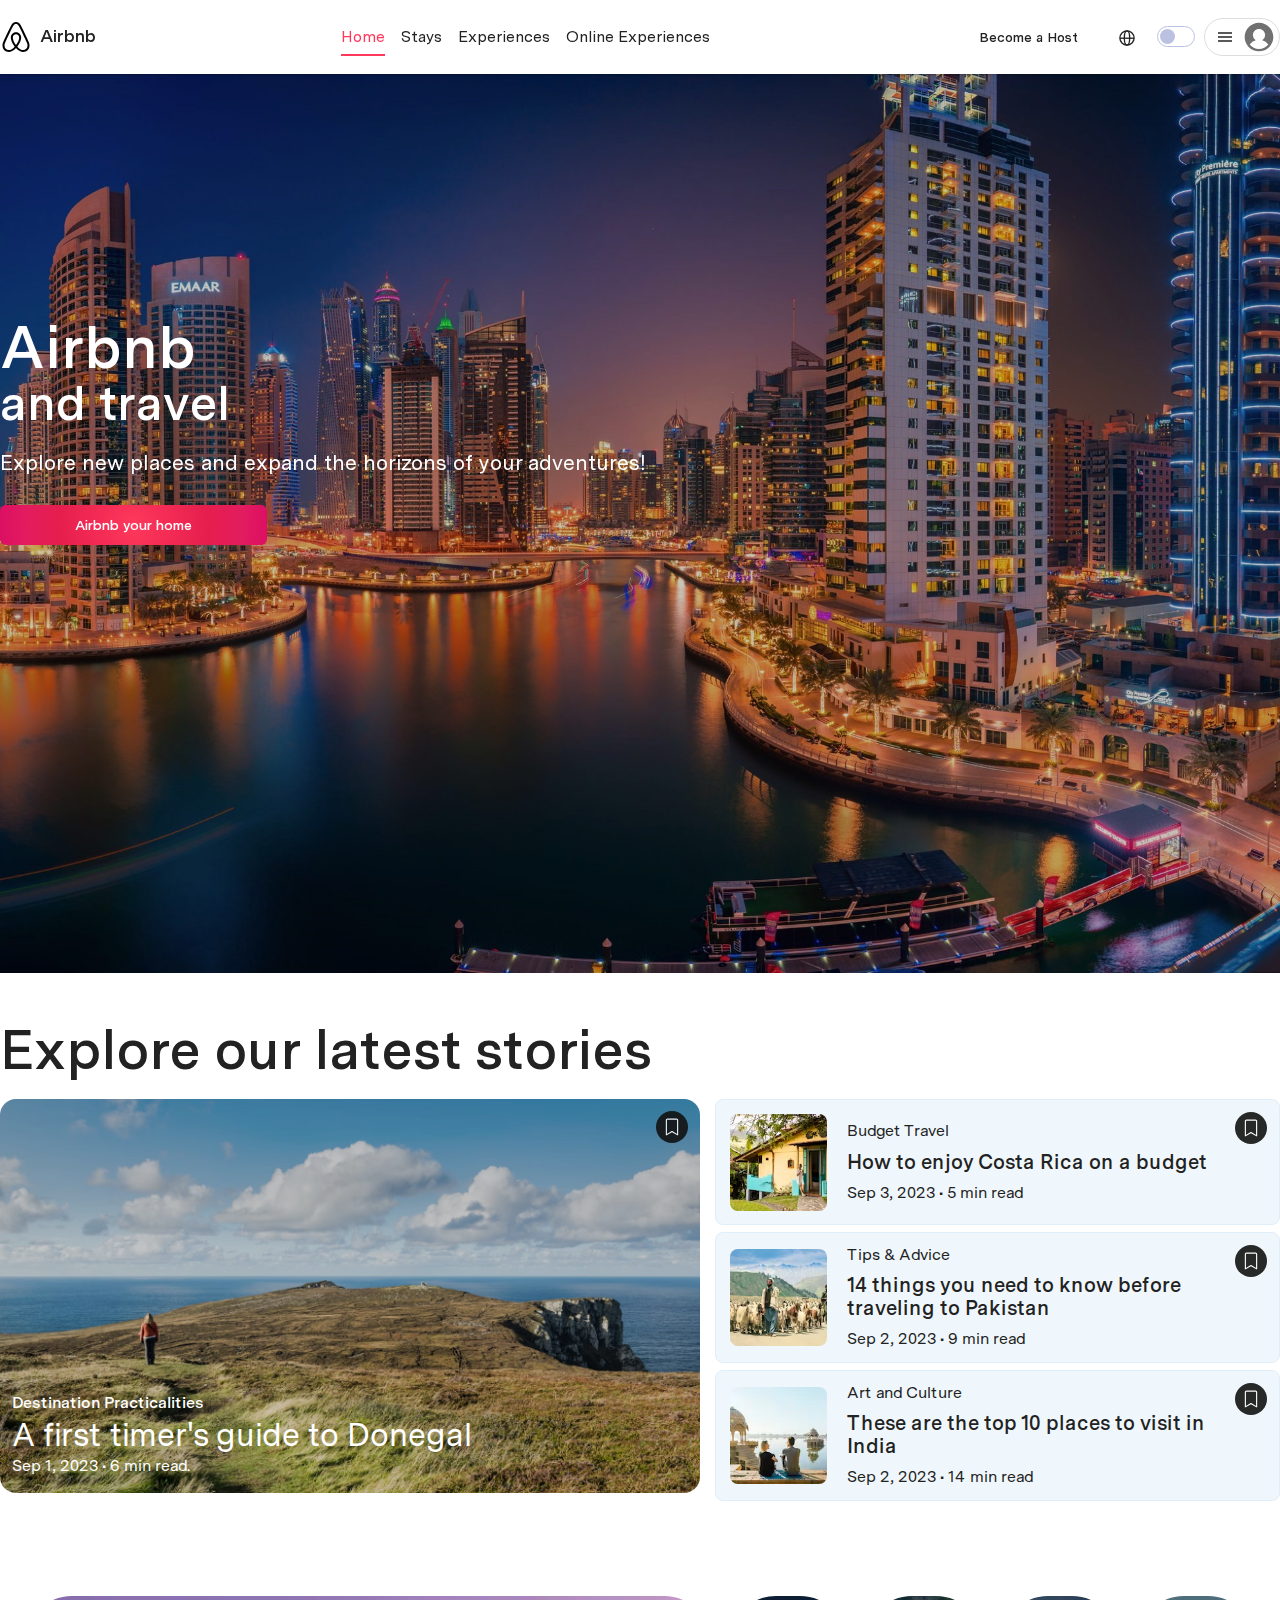
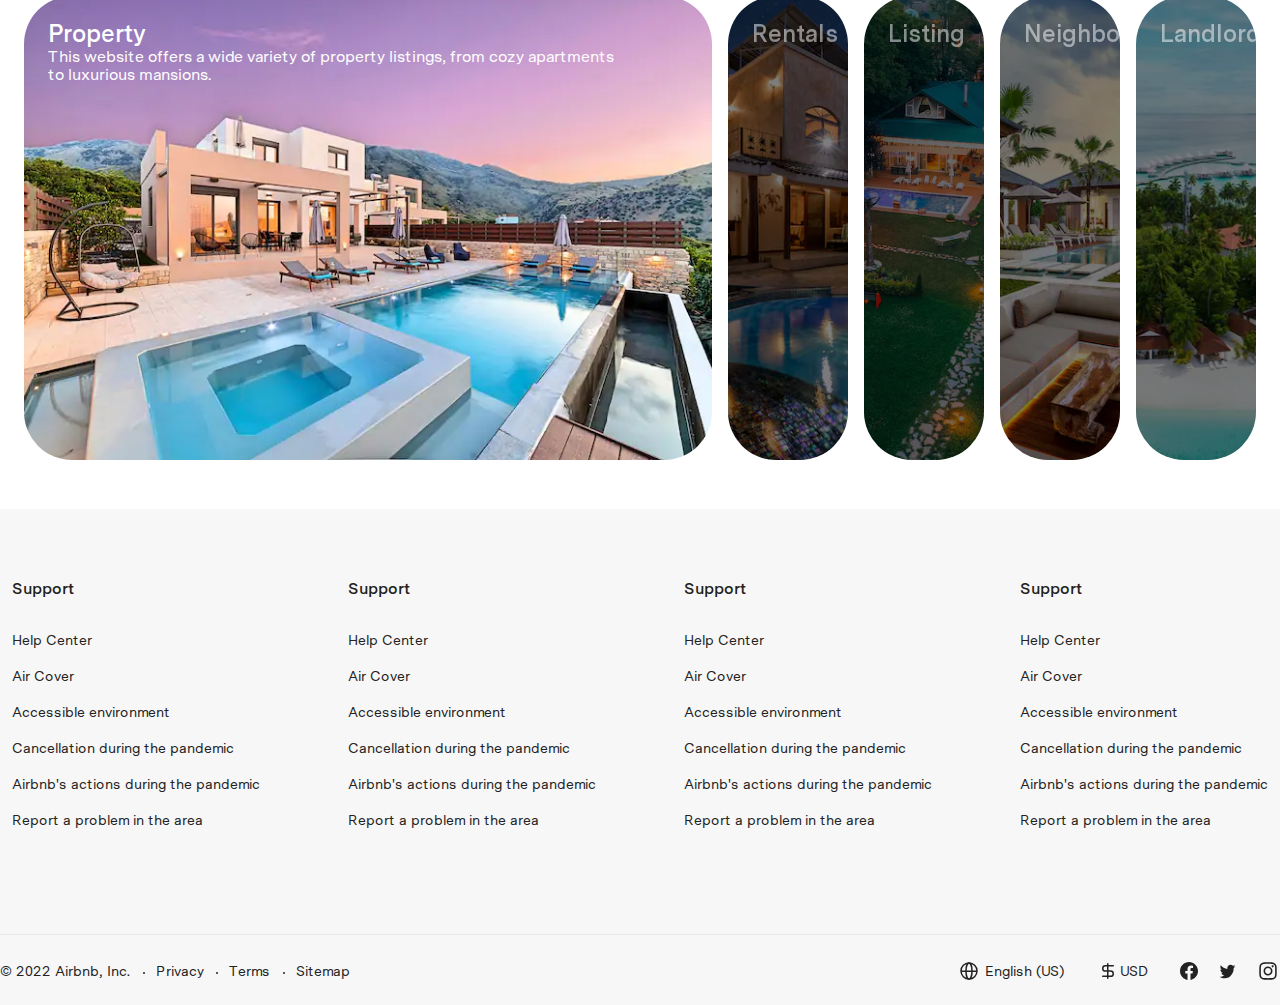
<file: index.html>
<!DOCTYPE html>
<html lang="en">

<head>
  <meta charset="UTF-8">
  <meta http-equiv="X-UA-Compatible" content="IE=edge">
  <meta name="viewport" content="width=device-width, initial-scale=1.0">
  <title>Document</title>
  <meta name="color-scheme" content="light dark">
  <meta name="theme-color" media="(prefers-color-scheme: light)">
  <meta name="theme-color" media="(prefers-color-scheme: dark)">

  <script type="module">
    // https://doka.guide/js/match-media/
    if (matchMedia('(prefers-color-scheme: dark)').media === 'not all') {
      document.documentElement.style.display = 'none';
      document.head.insertAdjacentHTML(
        'beforeend',
        '<link rel="stylesheet" href="styles/light.css" onload="document.documentElement.style.display=\'\'">'
      );
    }
  </script>

  <link rel="stylesheet" href="css/light.css" media="(prefers-color-scheme: light)">
  <link rel="stylesheet" href="css/dark.css" media="(prefers-color-scheme: dark)">
  <link rel="stylesheet" href="css/main.css">
</head>

<body>
  <header class="header">
    <div class="container">
      <div class="flex">
        <a href="index.html" class="header-logo">
          <svg viewBox="0 0 32 32" xmlns="http://www.w3.org/2000/svg"
            style="display:inline-block;vertical-align:middle;height:32px;width:32px;fill:var(--logo-fill)"
            aria-hidden="true" role="presentation" focusable="false">
            <path
              d="M16 1c2.008 0 3.463.963 4.751 3.269l.533 1.025c1.954 3.83 6.114 12.54 7.1 14.836l.145.353c.667 1.591.91 2.472.96 3.396l.01.415.001.228c0 4.062-2.877 6.478-6.357 6.478-2.224 0-4.556-1.258-6.709-3.386l-.257-.26-.172-.179h-.011l-.176.185c-2.044 2.1-4.267 3.42-6.414 3.615l-.28.019-.267.006C5.377 31 2.5 28.584 2.5 24.522l.005-.469c.026-.928.23-1.768.83-3.244l.216-.524c.966-2.298 6.083-12.989 7.707-16.034C12.537 1.963 13.992 1 16 1zm0 2c-1.239 0-2.053.539-2.987 2.21l-.523 1.008c-1.926 3.776-6.06 12.43-7.031 14.692l-.345.836c-.427 1.071-.573 1.655-.605 2.24l-.009.33v.206C4.5 27.395 6.411 29 8.857 29c1.773 0 3.87-1.236 5.831-3.354-2.295-2.938-3.855-6.45-3.855-8.91 0-2.913 1.933-5.386 5.178-5.42 3.223.034 5.156 2.507 5.156 5.42 0 2.456-1.555 5.96-3.855 8.907C19.277 27.766 21.37 29 23.142 29c2.447 0 4.358-1.605 4.358-4.478l-.004-.411c-.019-.672-.17-1.296-.714-2.62l-.248-.6c-1.065-2.478-5.993-12.768-7.538-15.664C18.053 3.539 17.24 3 16 3zm.01 10.316c-2.01.021-3.177 1.514-3.177 3.42 0 1.797 1.18 4.58 2.955 7.044l.21.287.174-.234c1.73-2.385 2.898-5.066 2.989-6.875l.006-.221c0-1.906-1.167-3.4-3.156-3.421h-.001z">
            </path>
          </svg>
          <span>Airbnb</span>
        </a>

        <nav class="header-nav">
          <a class="header-nav__link link-active" href="#">Home</a>
          <a class="header-nav__link" href="stays.html">Stays</a>
          <a class="header-nav__link" href="#">Experiences</a>
          <a class="header-nav__link" href="#">Online Experiences</a>
        </nav>

        <div class="header-buttons">
          <button id="host" class="btn btn-ghost">Become a Host</button>

          <button class="btn btn-icon">
            <svg width="18" height="18" viewBox="0 0 18 18" fill="none" xmlns="http://www.w3.org/2000/svg">
              <circle cx="9" cy="9" r="8" stroke="#222222" stroke-width="1.5" />
              <ellipse cx="9" cy="9" rx="3" ry="8" stroke="#222222" stroke-width="1.5" />
              <line x1="1" y1="9.25" x2="17" y2="9.25" stroke="#222222" stroke-width="1.5" />
            </svg>
          </button>
        </div>

        <fieldset class="switcher">
          <input type="checkbox" class="switch">
          <label for="s2"></label>
        </fieldset>

        <button class="dropdown-button">
          <div class="icon">
            <svg viewBox="0 0 32 32" xmlns="http://www.w3.org/2000/svg" aria-hidden="true" role="presentation"
              focusable="false"
              style="display: block; fill: none; height: 16px; width: 16px; stroke: currentcolor; stroke-width: 3; overflow: visible;">
              <g fill="none" fill-rule="nonzero">
                <path d="m2 16h28"></path>
                <path d="m2 24h28"></path>
                <path d="m2 8h28"></path>
              </g>
            </svg>
          </div>

          <div class="avatar">
            <svg viewBox="0 0 32 32" xmlns="http://www.w3.org/2000/svg" aria-hidden="true" role="presentation"
              focusable="false" style="display: block; height: 100%; width: 100%; fill: currentcolor;">
              <path
                d="m16 .7c-8.437 0-15.3 6.863-15.3 15.3s6.863 15.3 15.3 15.3 15.3-6.863 15.3-15.3-6.863-15.3-15.3-15.3zm0 28c-4.021 0-7.605-1.884-9.933-4.81a12.425 12.425 0 0 1 6.451-4.4 6.507 6.507 0 0 1 -3.018-5.49c0-3.584 2.916-6.5 6.5-6.5s6.5 2.916 6.5 6.5a6.513 6.513 0 0 1 -3.019 5.491 12.42 12.42 0 0 1 6.452 4.4c-2.328 2.925-5.912 4.809-9.933 4.809z">
              </path>
            </svg>
            <!-- <img src="images/header/avatar.jpg" alt="avatar"> -->
          </div>

          <div class="dropdown-menu">
            <a href="#">
              <b>Log in</b>
            </a>
            <a href="#">Sign up</a>
            <a href="#">Airbnb your home</a>
            <a href="help.html">Help</a>
          </div>
        </button>

      </div>
    </div>
  </header>

  <!-- Модалка become a host -->
  <!-- <dialog class="modal" id="modal">
    <header class="modal-header">
      <button id="close-button" class="button close-button">
        <svg viewBox="0 0 32 32" xmlns="http://www.w3.org/2000/svg" aria-hidden="true" role="presentation"
          focusable="false"
          style="display: block; fill: none; height: 16px; width: 16px; stroke-width: 3; overflow: visible;">
          <path d="m6 6 20 20"></path>
          <path d="m26 6-20 20"></path>
        </svg>
      </button>
    </header>

    <section class="modal-body">
      <h2 class="modal-title">Questions about this home?</h2>
      <p class="modal-subtitle">We’re excited you’re here. A Villa Specialist from Luxury Retreats, an Airbnb <br>
        company, will be in touch to finalize the details.</p>

      <form action="#">
        <div class="inline">
          <label for="first-name">First name *</label>
          <input id="first-name" type="text" placeholder="First name">

          <label for="last-name">Last name *</label>
          <input id="last-name" type="text" placeholder="Last name">
        </div>

        <div class="inline ml-8">
          <label for="email">Email *</label>
          <input id="email" type="email" placeholder="Your email">

          <label for="tel">Telephone</label>
          <input id="tel" type="tel" placeholder="Telephone">
        </div>

        <label for="text-message">Your message</label>
        <textarea placeholder="For example: Is this home family friendly? What other homes should I consider?"
          name="text-message" id="" cols="30" rows="5"></textarea>

        <input type="checkbox" class="modal-checkbox" id="text-message">
        <label for="text-message">I'd like to receive marketing and policy communications from Luxury
          Retreats</label>

        <button class="btn btn-primary mt-16" type="button">Send message</button>
      </form>
    </section>

    <footer class="modal-footer"></footer>
  </dialog> -->
  <dialog class="modal" id="modal-question">
    <header class="modal-header">
      <button id="close-button" class="button close-button">
        <svg viewBox="0 0 32 32" xmlns="http://www.w3.org/2000/svg" aria-hidden="true" role="presentation"
          focusable="false"
          style="display: block; fill: none; height: 16px; width: 16px; stroke: currentcolor; stroke-width: 3; overflow: visible;">
          <path d="m6 6 20 20"></path>
          <path d="m26 6-20 20"></path>
        </svg>
      </button>
    </header>

    <section class="modal-body">
      <h2 class="modal-body__title">Questions about this home?</h2>
      <p class="modal-body__subtitle">We’re excited you’re here. A Villa Specialist from Luxury Retreats, an Airbnb
        company, will be in touch to finalize the details.</p>

      <form id="form-modal">
        <div class="inline">
            <label for="firstName"></label>
            <input id="firstName" type="text" placeholder="First name*">
            <div class="error-text"></div>

            <label for="lastName"></label>
            <input id="lastName" type="text" placeholder="Last name*">
        </div>

        <div class="inline ml-8">
            <label for="email"></label>
            <input id="email" type="text" placeholder="Email*">

            <label for="phone"></label>
            <input id="phone" type="tel" placeholder="Telephone">
        </div>

          <label for="text-message">Your message</label>
          <textarea name="text" id="text-modal" cols="30" rows="10"
            placeholder="For example: Is this home family friendly? What other homes should I consider?">
          </textarea>

          <input type="checkbox" class="modal-checkbox">
          <label for="text-message">I'd like to receive marketing and policy communications from Luxury
            Retreats</label>

        <button class="btn btn-primary mt-16" type="submit">Send message</button>
      </form>
    </section>

    <footer class="modal-footer">
      <div class="modal-footer__flex">
        <span> Learn how we handle your details in our </span>
        <a href="#" target="_blank" class="btn btn-link">Privacy policy</a>
      </div>
    </footer>

  </dialog>

  <main>
    <section class="banner">
      <div class="container">
        <div class="swiper">
          <!-- Additional required wrapper -->
          <div class="swiper-wrapper">
            <!-- Slides -->
            <div class="swiper-slide">
              <div class="banner-description">
                <h2 class="banner-title">
                  Airbnb<br>
                  <span>and travel<span>
                </h2>
                <p class="banner-subtitle">Explore new places and expand the horizons of your adventures!</p>
                <button class="btn btn-airbnb">Airbnb your home</button>
              </div>
            </div>
            <div class="swiper-slide">
              <div class="banner-description">
                <h2 class="banner-title">
                  Airbnb it 2<br>
                  <span>and earn<span>
                </h2>

                <p class="banner-subtitle">We don't offer earnings estimates here due to policy regulations, but you can
                  explore other areas.</p>

                <button class="btn btn-airbnb">Airbnb your home</button>
              </div>
            </div>

            <div class="swiper-slide">
              <div class="banner-description">
                <h2 class="banner-title">
                  Airbnb it 3<br>
                  <span>and earn<span>
                </h2>

                <p class="banner-subtitle">We don't offer earnings estimates here due to policy regulations, but you can
                  explore other areas.</p>

                <button class="btn btn-airbnb">Airbnb your home</button>
              </div>
            </div>

          </div>

          <!-- If we need navigation buttons -->
          <div class="swiper-button-prev"></div>
          <div class="swiper-button-next"></div>
        </div>
      </div>
    </section>
    
    <section class="explore">
      <div class="container">
       
        <h2 class="explore-title">Explore our latest stories</h2>
        <div class="explore-flex">
        <div class="main-story">
          <img src="images/explore/explore-1.avif" alt="#">
          <div class="bookmark flex-center">
            <svg xmlns="http://www.w3.org/2000/svg" width="18px" height="18px" class="text-white" viewBox="0 0 14 20" fill="#FFFFFF" aria-hidden="true"><path d="M12 0.625H2C1.50272 0.625 1.02581 0.822544 0.674175 1.17417C0.322544 1.52581 0.125 2.00272 0.125 2.5V18.75C0.125941 18.8607 0.15514 18.9693 0.20983 19.0656C0.264519 19.1618 0.342886 19.2425 0.4375 19.3C0.535537 19.3525 0.645032 19.38 0.75625 19.38C0.867468 19.38 0.976963 19.3525 1.075 19.3L7 15.725L12.925 19.2875C13.0228 19.3471 13.1355 19.3774 13.25 19.375C13.3585 19.3741 13.4654 19.3485 13.5625 19.3C13.6571 19.2425 13.7355 19.1618 13.7902 19.0656C13.8449 18.9693 13.8741 18.8607 13.875 18.75V2.5C13.875 2.00272 13.6775 1.52581 13.3258 1.17417C12.9742 0.822544 12.4973 0.625 12 0.625ZM12.625 17.65L7.325 14.4625C7.22619 14.4054 7.1141 14.3754 7 14.3754C6.8859 14.3754 6.77381 14.4054 6.675 14.4625L1.375 17.65V2.5C1.375 2.33424 1.44085 2.17527 1.55806 2.05806C1.67527 1.94085 1.83424 1.875 2 1.875H12C12.1658 1.875 12.3247 1.94085 12.4419 2.05806C12.5592 2.17527 12.625 2.33424 12.625 2.5V17.65Z"></path></svg>
          </div>
          <h3 class="story-title">Destination Practicalities</h3>
          <h3 class="story-subtitle">A first timer's guide to Donegal</h3>
          <Rugged, class="story-description">Sep 1, 2023 • 6 min read.</p>

        </div>
        <div class="additional-stories">
          <div class="stories-card">
            <img src="images/cards/GettyImages-1483657355.avif" alt="">
            <div>
            <p>Budget Travel</p>
            <p>How to enjoy Costa Rica on a budget</p>
            <p>Sep 3, 2023 • 5 min read</p></div>
            <div class="bookmark flex-center">
              <svg xmlns="http://www.w3.org/2000/svg" width="18px" height="18px" class="text-white" viewBox="0 0 14 20" fill="#FFFFFF" aria-hidden="true"><path d="M12 0.625H2C1.50272 0.625 1.02581 0.822544 0.674175 1.17417C0.322544 1.52581 0.125 2.00272 0.125 2.5V18.75C0.125941 18.8607 0.15514 18.9693 0.20983 19.0656C0.264519 19.1618 0.342886 19.2425 0.4375 19.3C0.535537 19.3525 0.645032 19.38 0.75625 19.38C0.867468 19.38 0.976963 19.3525 1.075 19.3L7 15.725L12.925 19.2875C13.0228 19.3471 13.1355 19.3774 13.25 19.375C13.3585 19.3741 13.4654 19.3485 13.5625 19.3C13.6571 19.2425 13.7355 19.1618 13.7902 19.0656C13.8449 18.9693 13.8741 18.8607 13.875 18.75V2.5C13.875 2.00272 13.6775 1.52581 13.3258 1.17417C12.9742 0.822544 12.4973 0.625 12 0.625ZM12.625 17.65L7.325 14.4625C7.22619 14.4054 7.1141 14.3754 7 14.3754C6.8859 14.3754 6.77381 14.4054 6.675 14.4625L1.375 17.65V2.5C1.375 2.33424 1.44085 2.17527 1.55806 2.05806C1.67527 1.94085 1.83424 1.875 2 1.875H12C12.1658 1.875 12.3247 1.94085 12.4419 2.05806C12.5592 2.17527 12.625 2.33424 12.625 2.5V17.65Z"></path></svg>
            </div>
          </div>
          <div class="stories-card">
            <img src="images/cards/2.avif" alt="">
            <div>
            <p>Tips & Advice</p>
            <p>14 things you need to know before traveling to Pakistan</p>
            <p>Sep 2, 2023 • 9 min read</p></div>
            <div class="bookmark flex-center">
              <svg xmlns="http://www.w3.org/2000/svg" width="18px" height="18px" class="text-white" viewBox="0 0 14 20" fill="#FFFFFF" aria-hidden="true"><path d="M12 0.625H2C1.50272 0.625 1.02581 0.822544 0.674175 1.17417C0.322544 1.52581 0.125 2.00272 0.125 2.5V18.75C0.125941 18.8607 0.15514 18.9693 0.20983 19.0656C0.264519 19.1618 0.342886 19.2425 0.4375 19.3C0.535537 19.3525 0.645032 19.38 0.75625 19.38C0.867468 19.38 0.976963 19.3525 1.075 19.3L7 15.725L12.925 19.2875C13.0228 19.3471 13.1355 19.3774 13.25 19.375C13.3585 19.3741 13.4654 19.3485 13.5625 19.3C13.6571 19.2425 13.7355 19.1618 13.7902 19.0656C13.8449 18.9693 13.8741 18.8607 13.875 18.75V2.5C13.875 2.00272 13.6775 1.52581 13.3258 1.17417C12.9742 0.822544 12.4973 0.625 12 0.625ZM12.625 17.65L7.325 14.4625C7.22619 14.4054 7.1141 14.3754 7 14.3754C6.8859 14.3754 6.77381 14.4054 6.675 14.4625L1.375 17.65V2.5C1.375 2.33424 1.44085 2.17527 1.55806 2.05806C1.67527 1.94085 1.83424 1.875 2 1.875H12C12.1658 1.875 12.3247 1.94085 12.4419 2.05806C12.5592 2.17527 12.625 2.33424 12.625 2.5V17.65Z"></path></svg>
            </div>
          </div>
          <div class="stories-card">
            <img src="images/cards/3.avif" alt="">
            <div>
            <p>Art and Culture</p>
            <p>These are the top 10 places to visit in India</p>
            <p>Sep 2, 2023 • 14 min read</p></div>
            <div class="bookmark flex-center">
              <svg xmlns="http://www.w3.org/2000/svg" width="18px" height="18px" class="text-white" viewBox="0 0 14 20" fill="#FFFFFF" aria-hidden="true"><path d="M12 0.625H2C1.50272 0.625 1.02581 0.822544 0.674175 1.17417C0.322544 1.52581 0.125 2.00272 0.125 2.5V18.75C0.125941 18.8607 0.15514 18.9693 0.20983 19.0656C0.264519 19.1618 0.342886 19.2425 0.4375 19.3C0.535537 19.3525 0.645032 19.38 0.75625 19.38C0.867468 19.38 0.976963 19.3525 1.075 19.3L7 15.725L12.925 19.2875C13.0228 19.3471 13.1355 19.3774 13.25 19.375C13.3585 19.3741 13.4654 19.3485 13.5625 19.3C13.6571 19.2425 13.7355 19.1618 13.7902 19.0656C13.8449 18.9693 13.8741 18.8607 13.875 18.75V2.5C13.875 2.00272 13.6775 1.52581 13.3258 1.17417C12.9742 0.822544 12.4973 0.625 12 0.625ZM12.625 17.65L7.325 14.4625C7.22619 14.4054 7.1141 14.3754 7 14.3754C6.8859 14.3754 6.77381 14.4054 6.675 14.4625L1.375 17.65V2.5C1.375 2.33424 1.44085 2.17527 1.55806 2.05806C1.67527 1.94085 1.83424 1.875 2 1.875H12C12.1658 1.875 12.3247 1.94085 12.4419 2.05806C12.5592 2.17527 12.625 2.33424 12.625 2.5V17.65Z"></path></svg>
            </div>
          </div>
        </div></div>
      </div>

    </section>
    <!-- секция аккордеон как на Netflix -->
    <section>
      <div class="wrapper-accordion">
      <div class="accordion">
        <div class="accordion-panel">
          <h2 id="panel1-heading">
         
              <span class="accordion-title" id="panel1-title" aria-controls="panel1-content" aria-expanded="true">Property</span>
             
          </h2>
  
          <div class="accordion-content" id="panel1-content" aria-hidden="false" role="region"
            aria-labelledby="panel1-heading">
            <p>This website offers a wide variety of property listings, from cozy apartments to luxurious mansions.</p>
            <img class="accordion-image" src="images/cards/stays/card-18,slide-1.webp" alt="Sail boat">
          </div>
        </div>
  
        <div class="accordion-panel">
          <h2 id="panel2-heading">
          
              <span class="accordion-title" id="panel2-title" aria-controls="panel2-content" aria-expanded="false">Rentals</span>
             
          </h2>
  
          <div class="accordion-content" id="panel2-content" aria-hidden="true" role="region"
            aria-labelledby="panel2-heading">
            <p>The website features numerous rental properties, including apartments, houses, and vacation rentals.</p>
            <img class="accordion-image" src="images/cards/stays/card-20,slide-2.webp" alt="lighthouse">
          </div>
        </div>
  
        <div class="accordion-panel">
          <h2 id="panel3-heading">
         <span class="accordion-title" id="panel3-title" aria-controls="panel3-content" aria-expanded="false">Listing</span>
              </h2>
  
          <div class="accordion-content" id="panel3-content" aria-hidden="true" role="region"
            aria-labelledby="panel3-heading">
            <p>Create a detailed listing for your property on the platform to attract potential renters.</p>
            <img class="accordion-image" src="images/cards/stays/card-8,slide-1.webp" alt="reef">
          </div>
        </div>
  
        <div class="accordion-panel">
          <h2 id="panel4-heading">
         <span class="accordion-title" id="panel4-title" aria-controls="panel4-content" aria-expanded="false">Neighborhood</span>
            </h2>
  
          <div class="accordion-content" id="panel4-content" aria-hidden="true" role="region"
            aria-labelledby="panel4-heading">
            <p>Find information about the neighborhood, schools, and amenities for each property on the real estate website.</p>
            <img class="accordion-image" src="images/cards/stays/card-24,slide-2.webp" alt="fishing">
          </div>
        </div>
  
        <div class="accordion-panel">
          <h2 id="panel5-heading">
           <span class="accordion-title" id="panel4-title" aria-controls="panel5-content" aria-expanded="false">Landlord</span>
          </h2>
  
          <div class="accordion-content" id="panel5-content" aria-hidden="true" role="region"
            aria-labelledby="panel5-heading">
            <p>Connect with your landlord through the website's messaging system to discuss any concerns or repairs</p>
            <img class="accordion-image" src="images/cards/stays/card-16,slide-1.webp" alt="anchor">
          </div>
        </div>
      </div>
    </div>
    </section>

  </main>
  <!-- footer -->

  <footer class="footer">
    <div class="container">
      <div class="footer-top">
        <nav class="footer-top__column">
          <h3>Support</h3>

          <a class="footer-link" href="#" target="_blank">Help Center</a>
          <a class="footer-link" href="#" target="_blank">Air Cover</a>
          <a class="footer-link" href="#" target="_blank">Accessible environment</a>
          <a class="footer-link" href="#" target="_blank">Cancellation during the pandemic</a>
          <a class="footer-link" href="#" target="_blank">Airbnb's actions during the pandemic</a>
          <a class="footer-link" href="#" target="_blank">Report a problem in the area</a>
        </nav>

        <nav class="footer-top__column">
          <h3>Support</h3>

          <a class="footer-link" href="#" target="_blank">Help Center</a>
          <a class="footer-link" href="#" target="_blank">Air Cover</a>
          <a class="footer-link" href="#" target="_blank">Accessible environment</a>
          <a class="footer-link" href="#" target="_blank">Cancellation during the pandemic</a>
          <a class="footer-link" href="#" target="_blank">Airbnb's actions during the pandemic</a>
          <a class="footer-link" href="#" target="_blank">Report a problem in the area</a>
        </nav>

        <nav class="footer-top__column">
          <h3>Support</h3>

          <a class="footer-link" href="#" target="_blank">Help Center</a>
          <a class="footer-link" href="#" target="_blank">Air Cover</a>
          <a class="footer-link" href="#" target="_blank">Accessible environment</a>
          <a class="footer-link" href="#" target="_blank">Cancellation during the pandemic</a>
          <a class="footer-link" href="#" target="_blank">Airbnb's actions during the pandemic</a>
          <a class="footer-link" href="#" target="_blank">Report a problem in the area</a>
        </nav>

        <nav class="footer-top__column">
          <h3>Support</h3>

          <a class="footer-link" href="#" target="_blank">Help Center</a>
          <a class="footer-link" href="#" target="_blank">Air Cover</a>
          <a class="footer-link" href="#" target="_blank">Accessible environment</a>
          <a class="footer-link" href="#" target="_blank">Cancellation during the pandemic</a>
          <a class="footer-link" href="#" target="_blank">Airbnb's actions during the pandemic</a>
          <a class="footer-link" href="#" target="_blank">Report a problem in the area</a>
        </nav>
      </div>
      <div class="footer-bottom">
        <div class="flex">
          <div class="flex-container-left flex">
            <a class="nav-link-footer" href="#">© 2022 Airbnb, Inc.</a>
            <a class="nav-link-footer" href="#">Privacy</a>
            <a class="nav-link-footer" href="#">Terms</a>
            <a class="nav-link-footer" href="#">Sitemap</a>
          </div>
          <div class="flex-container-right flex">
            <div class="wrapper">
              <a class="globe flex" href="#">
                <svg width="18" height="18" viewBox="0 0 18 18" fill="none" xmlns="http://www.w3.org/2000/svg">
                  <circle cx="9" cy="9" r="8" stroke="#4b5563" stroke-width="1.5" />
                  <ellipse cx="9" cy="9" rx="3" ry="8" stroke="#4b5563" stroke-width="1.5" />
                  <line x1="1" y1="9.25" x2="17" y2="9.25" stroke="#4b5563" stroke-width="1.5" />
                </svg>
                English (US)
              </a>
            </div>

            <div class="wrapper">
              <a class="currency flex" href="#">
                <svg width="24" height="24" viewBox="0 0 24 24" fill="none" xmlns="http://www.w3.org/2000/svg">
                  <path d="M17.25 6.75H9.375C7.92525 6.75 6.75 7.92525 6.75 9.375C6.75 10.8247 7.92525 12 9.375 12H14.625C16.0747 12 17.25 13.1753 17.25 14.625C17.25 16.0747 16.0747 17.25 14.625 17.25H6.75" stroke="#4B5563" stroke-width="1.5" stroke-linecap="round" stroke-linejoin="round"/>
                  <path d="M11.75 19.25V4.75" stroke="#4B5563" stroke-width="1.5" stroke-linecap="round" stroke-linejoin="round"/>
                  </svg>
                USD
              </a>
            </div>

            <div class="wrapper flex">
              <a class="social-media" href="#">
                <svg width="18" height="18" viewBox="0 0 18 18" fill="none" xmlns="http://www.w3.org/2000/svg">
                  <path fill-rule="evenodd" clip-rule="evenodd" d="M0 9C0 13.45 3.25 17.15 7.5 17.9L7.55017 17.8599C7.53344 17.8566 7.51672 17.8533 7.5 17.85V11.5H5.25V9H7.5V7C7.5 4.75 8.95 3.5 11 3.5C11.65 3.5 12.35 3.6 13 3.7V6H11.85C10.75 6 10.5 6.55 10.5 7.25V9H12.9L12.5 11.5H10.5V17.85C10.4833 17.8533 10.4666 17.8566 10.4498 17.8599L10.5 17.9C14.75 17.15 18 13.45 18 9C18 4.05 13.95 0 9 0C4.05 0 0 4.05 0 9Z" fill="#4B5563"/>
                  </svg>
              </a>
              <a class="social-media" href="#">
                <svg width="24" height="24" viewBox="0 0 24 24" fill="none" xmlns="http://www.w3.org/2000/svg">
                  <path fill-rule="evenodd" clip-rule="evenodd" d="M18.6615 9.07607C18.6673 9.22598 18.6692 9.37582 18.6692 9.52572C18.6692 14.0705 15.4722 19.3171 9.62599 19.3171C7.83014 19.3171 6.16025 18.7447 4.75328 17.7704C5.00199 17.7976 5.25457 17.8181 5.51103 17.8181C7.00004 17.8181 8.37148 17.2661 9.45933 16.3394C8.06851 16.319 6.8941 15.3174 6.48907 13.9546C6.68351 13.9955 6.88375 14.016 7.08853 14.016C7.37729 14.016 7.65765 13.9752 7.92638 13.8934C6.47096 13.58 5.37473 12.19 5.37473 10.5207C5.37473 10.5002 5.37473 10.4934 5.37473 10.4797C5.80367 10.7318 6.29461 10.8885 6.81593 10.9089C5.96193 10.2889 5.40055 9.23278 5.40055 8.04038C5.40055 7.41352 5.55688 6.8207 5.83207 6.30967C7.39925 8.39466 9.74228 9.76424 12.3837 9.90733C12.3295 9.65522 12.3017 9.38955 12.3017 9.12382C12.3017 7.22279 13.7248 5.68286 15.4806 5.68286C16.3947 5.68286 17.2203 6.09856 17.7997 6.7663C18.5252 6.6164 19.2047 6.33024 19.8197 5.93505C19.5814 6.73907 19.0781 7.41348 18.4205 7.83593C19.0639 7.75417 19.6776 7.57034 20.2467 7.29779C19.8197 7.98597 19.2823 8.5923 18.6615 9.07607Z" fill="#4B5563"/>
                  </svg>
              </a>
              <a class="social-media" href="#">
                <svg width="24" height="24" viewBox="0 0 24 24" fill="none" xmlns="http://www.w3.org/2000/svg">
                  <path d="M12.0004 3.27271C9.63025 3.27271 9.33281 3.28307 8.40193 3.32543C7.47287 3.36798 6.8387 3.51507 6.28381 3.73089C5.70983 3.9538 5.22293 4.25198 4.73786 4.73725C4.25242 5.22234 3.95424 5.70925 3.73061 6.28307C3.51426 6.83816 3.36699 7.47252 3.32517 8.40125C3.28354 9.33216 3.27263 9.6298 3.27263 12C3.27263 14.3702 3.28317 14.6667 3.32535 15.5976C3.36808 16.5267 3.51517 17.1609 3.7308 17.7158C3.95388 18.2898 4.25205 18.7767 4.73731 19.2618C5.22221 19.7472 5.7091 20.0462 6.28272 20.2691C6.83798 20.4849 7.47232 20.632 8.4012 20.6745C9.33208 20.7169 9.62935 20.7272 11.9993 20.7272C14.3696 20.7272 14.6661 20.7169 15.597 20.6745C16.526 20.632 17.1609 20.4849 17.7162 20.2691C18.29 20.0462 18.7762 19.7472 19.2611 19.2618C19.7465 18.7767 20.0447 18.2898 20.2683 17.716C20.4828 17.1609 20.6301 16.5265 20.6737 15.5978C20.7156 14.6669 20.7265 14.3702 20.7265 12C20.7265 9.6298 20.7156 9.33234 20.6737 8.40143C20.6301 7.47234 20.4828 6.83816 20.2683 6.28325C20.0447 5.70925 19.7465 5.22234 19.2611 4.73725C18.7756 4.2518 18.2902 3.95361 17.7156 3.73089C17.1593 3.51507 16.5248 3.36798 15.5957 3.32543C14.6648 3.28307 14.3685 3.27271 11.9976 3.27271H12.0004ZM11.2175 4.84543C11.4498 4.84507 11.7091 4.84543 12.0004 4.84543C14.3305 4.84543 14.6066 4.8538 15.5268 4.89561C16.3777 4.93452 16.8395 5.07671 17.1471 5.19616C17.5544 5.35434 17.8447 5.54343 18.15 5.84889C18.4554 6.15434 18.6445 6.44525 18.8031 6.85252C18.9225 7.1598 19.0649 7.62161 19.1036 8.47252C19.1454 9.39252 19.1545 9.66889 19.1545 11.998C19.1545 14.3271 19.1454 14.6034 19.1036 15.5234C19.0647 16.3743 18.9225 16.8362 18.8031 17.1434C18.6449 17.5507 18.4554 17.8407 18.15 18.146C17.8446 18.4514 17.5546 18.6405 17.1471 18.7987C16.8399 18.9187 16.3777 19.0605 15.5268 19.0994C14.6068 19.1412 14.3305 19.1503 12.0004 19.1503C9.67007 19.1503 9.3939 19.1412 8.47393 19.0994C7.62304 19.0602 7.16124 18.918 6.85343 18.7985C6.44617 18.6403 6.15527 18.4513 5.84982 18.1458C5.54438 17.8403 5.35529 17.5502 5.19675 17.1427C5.0773 16.8354 4.93494 16.3736 4.89622 15.5227C4.8544 14.6027 4.84604 14.3263 4.84604 11.9958C4.84604 9.66525 4.8544 9.39034 4.89622 8.47034C4.93512 7.61943 5.0773 7.15761 5.19675 6.84998C5.35493 6.4427 5.54438 6.1518 5.84982 5.84634C6.15527 5.54089 6.44617 5.3518 6.85343 5.19325C7.16106 5.07325 7.62304 4.93143 8.47393 4.89234C9.27899 4.85598 9.59098 4.84507 11.2175 4.84325V4.84543ZM16.6588 6.29452C16.0806 6.29452 15.6115 6.76307 15.6115 7.34143C15.6115 7.91961 16.0806 8.3887 16.6588 8.3887C17.2369 8.3887 17.706 7.91961 17.706 7.34143C17.706 6.76325 17.2369 6.29416 16.6588 6.29416V6.29452ZM12.0004 7.51816C9.52535 7.51816 7.51868 9.52489 7.51868 12C7.51868 14.4751 9.52535 16.4809 12.0004 16.4809C14.4754 16.4809 16.4813 14.4751 16.4813 12C16.4813 9.52489 14.4752 7.51816 12.0002 7.51816H12.0004ZM12.0004 9.09089C13.6069 9.09089 14.9094 10.3932 14.9094 12C14.9094 13.6065 13.6069 14.9091 12.0004 14.9091C10.3937 14.9091 9.09136 13.6065 9.09136 12C9.09136 10.3932 10.3937 9.09089 12.0004 9.09089Z" fill="#4B5563"/>
                  </svg>
              </a>
            </div>
          </div>
        </div>
      </div>
    </div>
  </footer>




  <script src="lib/swiper.js"></script>
  <script src="js/theme-switcher.js"></script>
  <script src="js/index.js"></script>
</body>

</html>
</file>
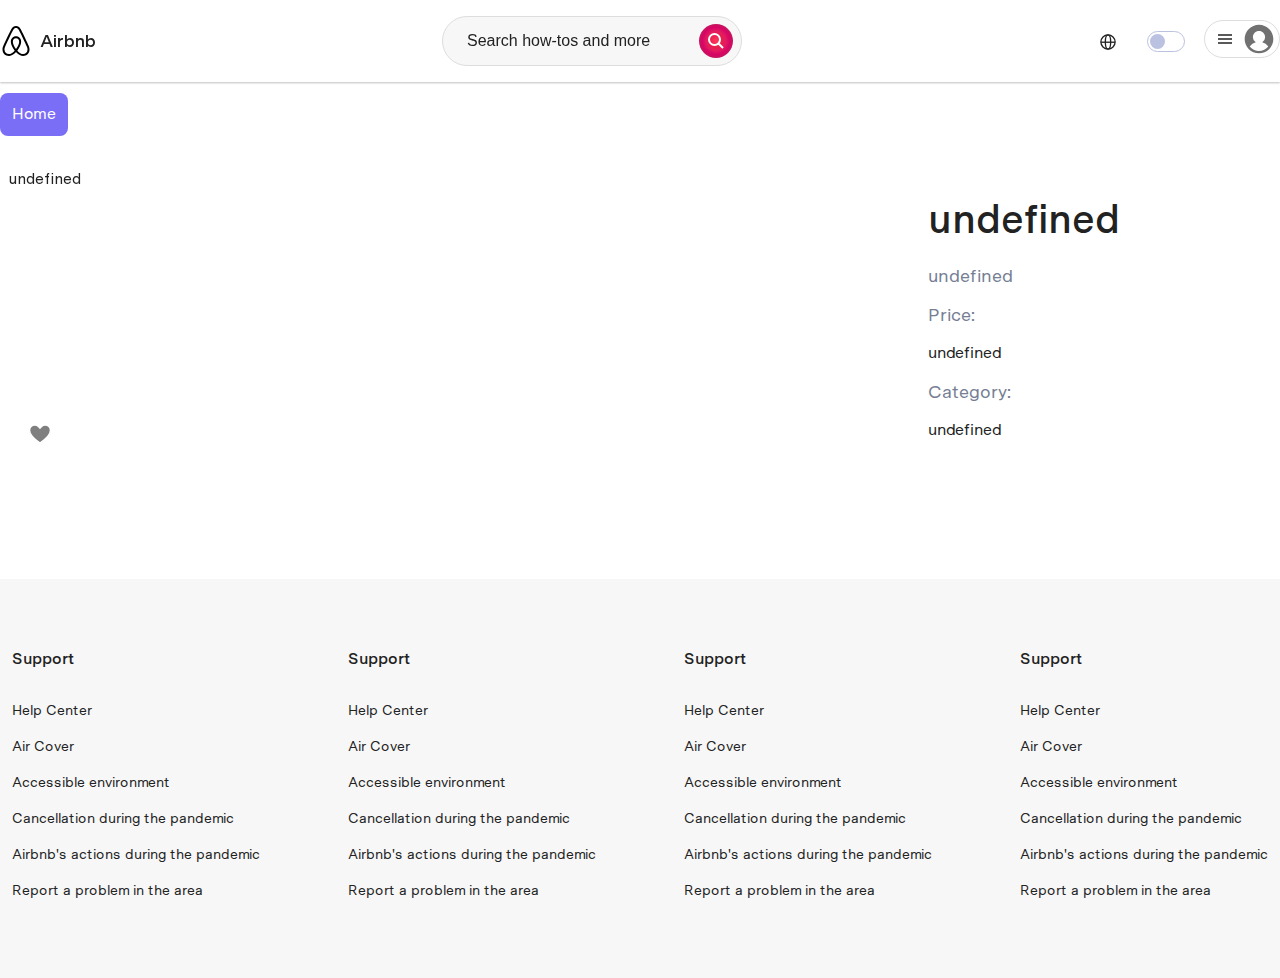
<file: help-details.html>
<!DOCTYPE html>
<html lang="en">

<head>
  <meta charset="UTF-8">
  <meta http-equiv="X-UA-Compatible" content="IE=edge">
  <meta name="viewport" content="width=device-width, initial-scale=1.0">
  <title>Help-details page</title>
  <meta name="color-scheme" content="light dark">
  <meta name="theme-color" media="(prefers-color-scheme: light)">
  <meta name="theme-color" media="(prefers-color-scheme: dark)">

  <script type="module">
    // https://doka.guide/js/match-media/
    if (matchMedia('(prefers-color-scheme: dark)').media === 'not all') {
      document.documentElement.style.display = 'none';
      document.head.insertAdjacentHTML(
        'beforeend',
        '<link rel="stylesheet" href="styles/light.css" onload="document.documentElement.style.display=\'\'">'
      );
    }
  </script>

  <link rel="stylesheet" href="css/light.css" media="(prefers-color-scheme: light)">
  <link rel="stylesheet" href="css/dark.css" media="(prefers-color-scheme: dark)">
  <link rel="stylesheet" href="css/main.css">
</head>

<body>
  <header class="header">
    <div class="container">
      <div class="flex">
        <a href="index.html" class="header-logo">
          <svg viewBox="0 0 32 32" xmlns="http://www.w3.org/2000/svg"
            style="display:inline-block;vertical-align:middle;height:32px;width:32px;fill:var(--logo-fill)"
            aria-hidden="true" role="presentation" focusable="false">
            <path
              d="M16 1c2.008 0 3.463.963 4.751 3.269l.533 1.025c1.954 3.83 6.114 12.54 7.1 14.836l.145.353c.667 1.591.91 2.472.96 3.396l.01.415.001.228c0 4.062-2.877 6.478-6.357 6.478-2.224 0-4.556-1.258-6.709-3.386l-.257-.26-.172-.179h-.011l-.176.185c-2.044 2.1-4.267 3.42-6.414 3.615l-.28.019-.267.006C5.377 31 2.5 28.584 2.5 24.522l.005-.469c.026-.928.23-1.768.83-3.244l.216-.524c.966-2.298 6.083-12.989 7.707-16.034C12.537 1.963 13.992 1 16 1zm0 2c-1.239 0-2.053.539-2.987 2.21l-.523 1.008c-1.926 3.776-6.06 12.43-7.031 14.692l-.345.836c-.427 1.071-.573 1.655-.605 2.24l-.009.33v.206C4.5 27.395 6.411 29 8.857 29c1.773 0 3.87-1.236 5.831-3.354-2.295-2.938-3.855-6.45-3.855-8.91 0-2.913 1.933-5.386 5.178-5.42 3.223.034 5.156 2.507 5.156 5.42 0 2.456-1.555 5.96-3.855 8.907C19.277 27.766 21.37 29 23.142 29c2.447 0 4.358-1.605 4.358-4.478l-.004-.411c-.019-.672-.17-1.296-.714-2.62l-.248-.6c-1.065-2.478-5.993-12.768-7.538-15.664C18.053 3.539 17.24 3 16 3zm.01 10.316c-2.01.021-3.177 1.514-3.177 3.42 0 1.797 1.18 4.58 2.955 7.044l.21.287.174-.234c1.73-2.385 2.898-5.066 2.989-6.875l.006-.221c0-1.906-1.167-3.4-3.156-3.421h-.001z">
            </path>
          </svg>
          <span>Airbnb</span>
        </a>

        <div class="help-search__wrapper">
          <form class="help-search" action="#" role="search">
            <input class="input-search" type="search" placeholder="Search how-tos and more">

            <button class="btn btn-search">
              <svg xmlns="http://www.w3.org/2000/svg" viewBox="0 0 32 32" aria-hidden="true" role="presentation"
                focusable="false"
                style="display: block; fill: none; height: 16px; width: 16px; stroke: #fff; stroke-width: 4; overflow: visible;">
                <path fill="none" d="M13 24a11 11 0 1 0 0-22 11 11 0 0 0 0 22zm8-3 9 9"></path>
              </svg>
            </button>

            <div class="search-menu">
              <div class="search-menu__article">
                <h3>Top articles</h3>
              </div>

              <div class="search-menu__article search-menu__items">
                <div class="block-image">
                  <svg xmlns="http://www.w3.org/2000/svg" viewBox="0 0 32 32" aria-hidden="true" role="presentation"
                    focusable="false" style="display: block; height: 24px; width: 24px; fill: currentcolor;">
                    <path
                      d="M25 3a2 2 0 0 1 2 1.85V7h2a2 2 0 0 1 2 1.85V26a3 3 0 0 1-3 3H4a3 3 0 0 1-3-2.82V5a2 2 0 0 1 1.85-2H3zm4 6h-2v17a1 1 0 0 0 2 .12V26zm-4-4H3v21a1 1 0 0 0 .88 1H25zM13 21v2H7v-2zm8 0v2h-6v-2zm-8-4v2H7v-2zm8 0v2h-6v-2zm0-8v6H7V9zm-2 2H9v2h10z">
                    </path>
                  </svg>
                </div>
                <div class="block-description">
                  <p>Canceling your reservation for a stay</p>
                </div>
              </div>

              <div class="search-menu__article search-menu__items">
                <div class="block-image">
                  <svg xmlns="http://www.w3.org/2000/svg" viewBox="0 0 32 32" aria-hidden="true" role="presentation"
                    focusable="false" style="display: block; height: 24px; width: 24px; fill: currentcolor;">
                    <path
                      d="M25 3a2 2 0 0 1 2 1.85V7h2a2 2 0 0 1 2 1.85V26a3 3 0 0 1-3 3H4a3 3 0 0 1-3-2.82V5a2 2 0 0 1 1.85-2H3zm4 6h-2v17a1 1 0 0 0 2 .12V26zm-4-4H3v21a1 1 0 0 0 .88 1H25zM13 21v2H7v-2zm8 0v2h-6v-2zm-8-4v2H7v-2zm8 0v2h-6v-2zm0-8v6H7V9zm-2 2H9v2h10z">
                    </path>
                  </svg>
                </div>
                <div class="block-description">
                  <p>Change the date or time of your Experience reservation</p>
                </div>
              </div>

              <div class="search-menu__article search-menu__items">
                <div class="block-image">
                  <svg xmlns="http://www.w3.org/2000/svg" viewBox="0 0 32 32" aria-hidden="true" role="presentation"
                    focusable="false" style="display: block; height: 24px; width: 24px; fill: currentcolor;">
                    <path
                      d="M25 3a2 2 0 0 1 2 1.85V7h2a2 2 0 0 1 2 1.85V26a3 3 0 0 1-3 3H4a3 3 0 0 1-3-2.82V5a2 2 0 0 1 1.85-2H3zm4 6h-2v17a1 1 0 0 0 2 .12V26zm-4-4H3v21a1 1 0 0 0 .88 1H25zM13 21v2H7v-2zm8 0v2h-6v-2zm-8-4v2H7v-2zm8 0v2h-6v-2zm0-8v6H7V9zm-2 2H9v2h10z">
                    </path>
                  </svg>
                </div>
                <div class="block-description">
                  <p>If your Host cancels your reservation</p>
                </div>
              </div>
            </div>
          </form>
        </div>


        <div class="header-buttons">
          <button class="btn btn-icon">
            <svg viewBox="0 0 18 18" fill="none" xmlns="http://www.w3.org/2000/svg">
              <circle cx="9" cy="9" r="8" stroke="#222" stroke-width="1.5" />
              <ellipse cx="9" cy="9" rx="3" ry="8" stroke="#222" stroke-width="1.5" />
              <line x1="1" y1="9.25" x2="17" y2="9.25" stroke="#222" stroke-width="1.5" />
            </svg>
          </button>

          <fieldset class="switcher">
            <input type="checkbox" class="switch">
            <label for="s2"></label>
          </fieldset>


          <button class="dropdown-button">
            <div class="icon">
              <svg viewBox="0 0 32 32" xmlns="http://www.w3.org/2000/svg" aria-hidden="true" role="presentation"
                focusable="false"
                style="display: block; fill: none; height: 16px; width: 16px; stroke: currentcolor; stroke-width: 3; overflow: visible;">
                <g fill="none" fill-rule="nonzero">
                  <path d="m2 16h28"></path>
                  <path d="m2 24h28"></path>
                  <path d="m2 8h28"></path>
                </g>
              </svg>
            </div>

            <div class="avatar">
              <svg viewBox="0 0 32 32" xmlns="http://www.w3.org/2000/svg" aria-hidden="true" role="presentation"
                focusable="false" style="display: block; height: 100%; width: 100%; fill: currentcolor;">
                <path
                  d="m16 .7c-8.437 0-15.3 6.863-15.3 15.3s6.863 15.3 15.3 15.3 15.3-6.863 15.3-15.3-6.863-15.3-15.3-15.3zm0 28c-4.021 0-7.605-1.884-9.933-4.81a12.425 12.425 0 0 1 6.451-4.4 6.507 6.507 0 0 1 -3.018-5.49c0-3.584 2.916-6.5 6.5-6.5s6.5 2.916 6.5 6.5a6.513 6.513 0 0 1 -3.019 5.491 12.42 12.42 0 0 1 6.452 4.4c-2.328 2.925-5.912 4.809-9.933 4.809z">
                </path>
              </svg>
              <!-- <img src="images/header/avatar.jpg" alt="avatar"> -->
            </div>

            <div class="dropdown-menu">
              <a href="#">
                <b>Log in</b>
              </a>
              <a href="#">Sign up</a>
              <a href="#">Airbnb your home</a>
              <a href="help.html">Help</a>
            </div>
          </button>
        </div>


      </div>
    </div>
  </header>

  <main>

    <section class="details-info">
      <div class="container">
        <a class="info-link" href="help.html">Home</a>

        <div id="help-details">
          <!-- Help Details Output -->
        </div>
      </div>
    </section>
  </main>

  <footer class="footer">
    <div class="container">
      <div class="footer-top">
        <nav class="footer-top__column">
          <h3>Support</h3>

          <a class="footer-link" href="#" target="_blank">Help Center</a>
          <a class="footer-link" href="#" target="_blank">Air Cover</a>
          <a class="footer-link" href="#" target="_blank">Accessible environment</a>
          <a class="footer-link" href="#" target="_blank">Cancellation during the pandemic</a>
          <a class="footer-link" href="#" target="_blank">Airbnb's actions during the pandemic</a>
          <a class="footer-link" href="#" target="_blank">Report a problem in the area</a>
        </nav>

        <nav class="footer-top__column">
          <h3>Support</h3>

          <a class="footer-link" href="#" target="_blank">Help Center</a>
          <a class="footer-link" href="#" target="_blank">Air Cover</a>
          <a class="footer-link" href="#" target="_blank">Accessible environment</a>
          <a class="footer-link" href="#" target="_blank">Cancellation during the pandemic</a>
          <a class="footer-link" href="#" target="_blank">Airbnb's actions during the pandemic</a>
          <a class="footer-link" href="#" target="_blank">Report a problem in the area</a>
        </nav>

        <nav class="footer-top__column">
          <h3>Support</h3>

          <a class="footer-link" href="#" target="_blank">Help Center</a>
          <a class="footer-link" href="#" target="_blank">Air Cover</a>
          <a class="footer-link" href="#" target="_blank">Accessible environment</a>
          <a class="footer-link" href="#" target="_blank">Cancellation during the pandemic</a>
          <a class="footer-link" href="#" target="_blank">Airbnb's actions during the pandemic</a>
          <a class="footer-link" href="#" target="_blank">Report a problem in the area</a>
        </nav>

        <nav class="footer-top__column">
          <h3>Support</h3>

          <a class="footer-link" href="#" target="_blank">Help Center</a>
          <a class="footer-link" href="#" target="_blank">Air Cover</a>
          <a class="footer-link" href="#" target="_blank">Accessible environment</a>
          <a class="footer-link" href="#" target="_blank">Cancellation during the pandemic</a>
          <a class="footer-link" href="#" target="_blank">Airbnb's actions during the pandemic</a>
          <a class="footer-link" href="#" target="_blank">Report a problem in the area</a>
        </nav>
      </div>
    </div>
  </footer>

  <script src="lib/swiper.js"></script>
  <script src="js/theme-switcher.js"></script>
  <script type="module" src="js/help.js"></script>
</body>

</html>
</file>
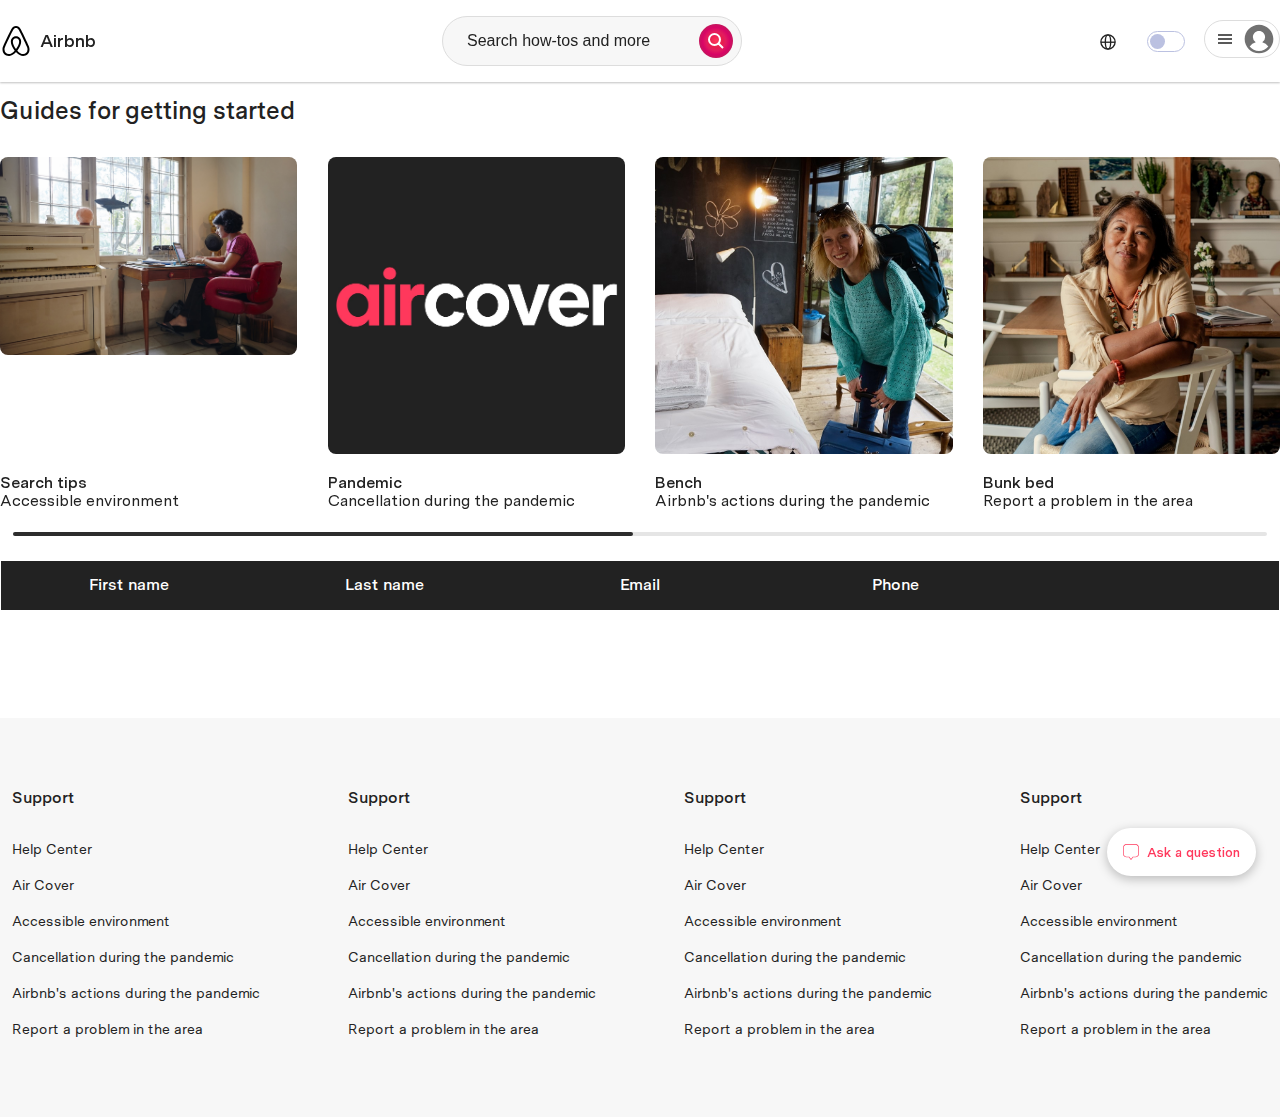
<file: help.html>
<!DOCTYPE html>
<html lang="en">

<head>
  <meta charset="UTF-8">
  <meta http-equiv="X-UA-Compatible" content="IE=edge">
  <meta name="viewport" content="width=device-width, initial-scale=1.0">
  <title>Help page</title>
  <meta name="color-scheme" content="light dark">
  <meta name="theme-color" media="(prefers-color-scheme: light)">
  <meta name="theme-color" media="(prefers-color-scheme: dark)">

  <script type="module">
    // https://doka.guide/js/match-media/
    if (matchMedia('(prefers-color-scheme: dark)').media === 'not all') {
      document.documentElement.style.display = 'none';
      document.head.insertAdjacentHTML(
        'beforeend',
        '<link rel="stylesheet" href="styles/light.css" onload="document.documentElement.style.display=\'\'">'
      );
    }
  </script>

  <link rel="stylesheet" href="css/light.css" media="(prefers-color-scheme: light)">
  <link rel="stylesheet" href="css/dark.css" media="(prefers-color-scheme: dark)">
  <link rel="stylesheet" href="css/main.css">
</head>

<body>
  <header class="header">
    <div class="container">
      <div class="flex">
        <a href="index.html" class="header-logo">
          <svg viewBox="0 0 32 32" xmlns="http://www.w3.org/2000/svg"
            style="display:inline-block;vertical-align:middle;height:32px;width:32px;fill:var(--logo-fill)"
            aria-hidden="true" role="presentation" focusable="false">
            <path
              d="M16 1c2.008 0 3.463.963 4.751 3.269l.533 1.025c1.954 3.83 6.114 12.54 7.1 14.836l.145.353c.667 1.591.91 2.472.96 3.396l.01.415.001.228c0 4.062-2.877 6.478-6.357 6.478-2.224 0-4.556-1.258-6.709-3.386l-.257-.26-.172-.179h-.011l-.176.185c-2.044 2.1-4.267 3.42-6.414 3.615l-.28.019-.267.006C5.377 31 2.5 28.584 2.5 24.522l.005-.469c.026-.928.23-1.768.83-3.244l.216-.524c.966-2.298 6.083-12.989 7.707-16.034C12.537 1.963 13.992 1 16 1zm0 2c-1.239 0-2.053.539-2.987 2.21l-.523 1.008c-1.926 3.776-6.06 12.43-7.031 14.692l-.345.836c-.427 1.071-.573 1.655-.605 2.24l-.009.33v.206C4.5 27.395 6.411 29 8.857 29c1.773 0 3.87-1.236 5.831-3.354-2.295-2.938-3.855-6.45-3.855-8.91 0-2.913 1.933-5.386 5.178-5.42 3.223.034 5.156 2.507 5.156 5.42 0 2.456-1.555 5.96-3.855 8.907C19.277 27.766 21.37 29 23.142 29c2.447 0 4.358-1.605 4.358-4.478l-.004-.411c-.019-.672-.17-1.296-.714-2.62l-.248-.6c-1.065-2.478-5.993-12.768-7.538-15.664C18.053 3.539 17.24 3 16 3zm.01 10.316c-2.01.021-3.177 1.514-3.177 3.42 0 1.797 1.18 4.58 2.955 7.044l.21.287.174-.234c1.73-2.385 2.898-5.066 2.989-6.875l.006-.221c0-1.906-1.167-3.4-3.156-3.421h-.001z">
            </path>
          </svg>
          <span>Airbnb</span>
        </a>

        <div class="help-search__wrapper">
          <form class="help-search" action="#" role="search">
            <input class="input-search" type="search" placeholder="Search how-tos and more">

            <button class="btn btn-search">
              <svg xmlns="http://www.w3.org/2000/svg" viewBox="0 0 32 32" aria-hidden="true" role="presentation"
                focusable="false"
                style="display: block; fill: none; height: 16px; width: 16px; stroke: #fff; stroke-width: 4; overflow: visible;">
                <path fill="none" d="M13 24a11 11 0 1 0 0-22 11 11 0 0 0 0 22zm8-3 9 9"></path>
              </svg>
            </button>

            <div class="search-menu">
              <div class="search-menu__article">
                <h3>Top articles</h3>
              </div>

              <div class="search-menu__article search-menu__items">
                <div class="block-image">
                  <svg xmlns="http://www.w3.org/2000/svg" viewBox="0 0 32 32" aria-hidden="true" role="presentation"
                    focusable="false" style="display: block; height: 24px; width: 24px; fill: currentcolor;">
                    <path
                      d="M25 3a2 2 0 0 1 2 1.85V7h2a2 2 0 0 1 2 1.85V26a3 3 0 0 1-3 3H4a3 3 0 0 1-3-2.82V5a2 2 0 0 1 1.85-2H3zm4 6h-2v17a1 1 0 0 0 2 .12V26zm-4-4H3v21a1 1 0 0 0 .88 1H25zM13 21v2H7v-2zm8 0v2h-6v-2zm-8-4v2H7v-2zm8 0v2h-6v-2zm0-8v6H7V9zm-2 2H9v2h10z">
                    </path>
                  </svg>
                </div>
                <div class="block-description">
                  <p>Canceling your reservation for a stay</p>
                </div>
              </div>

              <div class="search-menu__article search-menu__items">
                <div class="block-image">
                  <svg xmlns="http://www.w3.org/2000/svg" viewBox="0 0 32 32" aria-hidden="true" role="presentation"
                    focusable="false" style="display: block; height: 24px; width: 24px; fill: currentcolor;">
                    <path
                      d="M25 3a2 2 0 0 1 2 1.85V7h2a2 2 0 0 1 2 1.85V26a3 3 0 0 1-3 3H4a3 3 0 0 1-3-2.82V5a2 2 0 0 1 1.85-2H3zm4 6h-2v17a1 1 0 0 0 2 .12V26zm-4-4H3v21a1 1 0 0 0 .88 1H25zM13 21v2H7v-2zm8 0v2h-6v-2zm-8-4v2H7v-2zm8 0v2h-6v-2zm0-8v6H7V9zm-2 2H9v2h10z">
                    </path>
                  </svg>
                </div>
                <div class="block-description">
                  <p>Change the date or time of your Experience reservation</p>
                </div>
              </div>

              <div class="search-menu__article search-menu__items">
                <div class="block-image">
                  <svg xmlns="http://www.w3.org/2000/svg" viewBox="0 0 32 32" aria-hidden="true" role="presentation"
                    focusable="false" style="display: block; height: 24px; width: 24px; fill: currentcolor;">
                    <path
                      d="M25 3a2 2 0 0 1 2 1.85V7h2a2 2 0 0 1 2 1.85V26a3 3 0 0 1-3 3H4a3 3 0 0 1-3-2.82V5a2 2 0 0 1 1.85-2H3zm4 6h-2v17a1 1 0 0 0 2 .12V26zm-4-4H3v21a1 1 0 0 0 .88 1H25zM13 21v2H7v-2zm8 0v2h-6v-2zm-8-4v2H7v-2zm8 0v2h-6v-2zm0-8v6H7V9zm-2 2H9v2h10z">
                    </path>
                  </svg>
                </div>
                <div class="block-description">
                  <p>If your Host cancels your reservation</p>
                </div>
              </div>
            </div>
          </form>
        </div>


        <div class="header-buttons">
          <button class="btn btn-icon">
            <svg viewBox="0 0 18 18" fill="none" xmlns="http://www.w3.org/2000/svg">
              <circle cx="9" cy="9" r="8" stroke="#222" stroke-width="1.5" />
              <ellipse cx="9" cy="9" rx="3" ry="8" stroke="#222" stroke-width="1.5" />
              <line x1="1" y1="9.25" x2="17" y2="9.25" stroke="#222" stroke-width="1.5" />
            </svg>
          </button>

          <fieldset class="switcher">
            <input type="checkbox" class="switch">
            <label for="s2"></label>
          </fieldset>


          <button class="dropdown-button">
            <div class="icon">
              <svg viewBox="0 0 32 32" xmlns="http://www.w3.org/2000/svg" aria-hidden="true" role="presentation"
                focusable="false"
                style="display: block; fill: none; height: 16px; width: 16px; stroke: currentcolor; stroke-width: 3; overflow: visible;">
                <g fill="none" fill-rule="nonzero">
                  <path d="m2 16h28"></path>
                  <path d="m2 24h28"></path>
                  <path d="m2 8h28"></path>
                </g>
              </svg>
            </div>

            <div class="avatar">
              <svg viewBox="0 0 32 32" xmlns="http://www.w3.org/2000/svg" aria-hidden="true" role="presentation"
                focusable="false" style="display: block; height: 100%; width: 100%; fill: currentcolor;">
                <path
                  d="m16 .7c-8.437 0-15.3 6.863-15.3 15.3s6.863 15.3 15.3 15.3 15.3-6.863 15.3-15.3-6.863-15.3-15.3-15.3zm0 28c-4.021 0-7.605-1.884-9.933-4.81a12.425 12.425 0 0 1 6.451-4.4 6.507 6.507 0 0 1 -3.018-5.49c0-3.584 2.916-6.5 6.5-6.5s6.5 2.916 6.5 6.5a6.513 6.513 0 0 1 -3.019 5.491 12.42 12.42 0 0 1 6.452 4.4c-2.328 2.925-5.912 4.809-9.933 4.809z">
                </path>
              </svg>
              <!-- <img src="images/header/avatar.jpg" alt="avatar"> -->
            </div>

            <div class="dropdown-menu">
              <a href="#">
                <b>Log in</b>
              </a>
              <a href="#">Sign up</a>
              <a href="#">Airbnb your home</a>
              <a href="help.html">Help</a>
            </div>
          </button>
        </div>


      </div>
    </div>
  </header>

  <main>
    <section class="help">
      <div class="container">
       

        <h2 class="help-title">Guides for getting started</h2>

        <div class="swiper">
          <div class="swiper-wrapper">
            <!-- вставка данных по карточкам через JS  -->
          </div>
          <div class="swiper-scrollbar"></div>
        </div>
      </div>
    </section>
    <section class="messages">
      <div class="container">
        <table class="table" id="messages-table">
          <thead>
            <tr>
              <th width="20%">First name</th>
              <th width="20%">Last name</th>
              <th width="20%">Email</th>
              <th width="20%">Phone</th>
              <th></th>
            </tr>
          </thead>

          <tbody id="messages-list">
            <!-- содержимое текстового сообщения пользователя -->
          </tbody>
        </table>
      </div>
    </section>
    <!-- ask a question -->
    <button class="btn btn-ask">
      <svg viewBox="0 0 24 24" role="presentation" aria-hidden="true" focusable="false"
        style="height: 16px; width: 16px; display: block; fill: currentcolor;">
        <path
          d="m5.49 0c-3.02 0-5.49 2.46-5.49 5.49v9.02c0 3.03 2.46 5.49 5.5 5.49h3.23l2.87 3.8c.2.27.6.27.8 0l2.87-3.8h3.23c3.03 0 5.5-2.46 5.5-5.49v-9.02c0-3.03-2.46-5.49-5.49-5.49zm13.01 19h-3.47c-.16 0-.31.07-.4.2l-2.63 3.47-2.63-3.47c-.09-.13-.24-.2-.4-.2h-3.47c-2.48 0-4.5-2.01-4.5-4.49v-9.02c0-2.47 2.02-4.49 4.49-4.49h13.02c2.48 0 4.49 2.01 4.49 4.49v9.02c0 2.48-2.02 4.49-4.5 4.49z"
          fill-rule="evenodd"></path>
      </svg>
      Ask a question
    </button>

    <!-- Модалка become a host -->
    <dialog class="modal" id="modal-question">
      <header class="modal-header">
        <button id="close-button" class="button close-button">
          <svg viewBox="0 0 32 32" xmlns="http://www.w3.org/2000/svg" aria-hidden="true" role="presentation"
            focusable="false"
            style="display: block; fill: none; height: 16px; width: 16px; stroke: currentcolor; stroke-width: 3; overflow: visible;">
            <path d="m6 6 20 20"></path>
            <path d="m26 6-20 20"></path>
          </svg>
        </button>
      </header>

      <section class="modal-body">
        <h2 class="modal-body__title">Questions about this home?</h2>
        <p class="modal-body__subtitle">We’re excited you’re here. A Villa Specialist from Luxury Retreats, an Airbnb
          company, will be in touch to finalize the details.</p>

        <form id="form-modal">
          <div class="flex">
            <div class="flex-column mr-9">
              <label for="firstName"></label>
              <input id="firstName" type="text" placeholder="First name*">
              <div class="error-text"></div>
            </div>

            <div class="flex-column ">
              <label for="lastName"></label>
              <input id="lastName" type="text" placeholder="Last name*">
            </div>
          </div>

          <div class="flex">
            <div class="flex-column">
              <label for="email"></label>
              <input id="email" type="text" placeholder="Email*">
            </div>

            <div class="flex-column ">
              <label for="phone"></label>
              <input id="phone" type="tel" placeholder="Telephone">
            </div>
          </div>

          <div class="flex-column">
            <label for="text-message">Your message</label>
            <textarea name="text" id="text-modal" cols="30" rows="10"
              placeholder="For example: Is this home family friendly? What other homes should I consider?">
            </textarea>
          </div>

          <div class="inline-flex">
            <input type="checkbox" class="modal-checkbox">
            <label for="text-message">I'd like to receive marketing and policy communications from Luxury
              Retreats</label>
          </div>

          <button class="btn btn-primary mt-16" type="submit">Send message</button>
        </form>
      </section>

      <footer class="modal-footer">
        <div class="modal-footer__flex">
          <span> Learn how we handle your details in our </span>
          <a href="#" target="_blank" class="btn btn-link">Privacy policy</a>
        </div>
      </footer>

    </dialog>

  </main>

  <footer class="footer">
    <div class="container">
      <div class="footer-top">
        <nav class="footer-top__column">
          <h3>Support</h3>

          <a class="footer-link" href="#" target="_blank">Help Center</a>
          <a class="footer-link" href="#" target="_blank">Air Cover</a>
          <a class="footer-link" href="#" target="_blank">Accessible environment</a>
          <a class="footer-link" href="#" target="_blank">Cancellation during the pandemic</a>
          <a class="footer-link" href="#" target="_blank">Airbnb's actions during the pandemic</a>
          <a class="footer-link" href="#" target="_blank">Report a problem in the area</a>
        </nav>

        <nav class="footer-top__column">
          <h3>Support</h3>

          <a class="footer-link" href="#" target="_blank">Help Center</a>
          <a class="footer-link" href="#" target="_blank">Air Cover</a>
          <a class="footer-link" href="#" target="_blank">Accessible environment</a>
          <a class="footer-link" href="#" target="_blank">Cancellation during the pandemic</a>
          <a class="footer-link" href="#" target="_blank">Airbnb's actions during the pandemic</a>
          <a class="footer-link" href="#" target="_blank">Report a problem in the area</a>
        </nav>

        <nav class="footer-top__column">
          <h3>Support</h3>

          <a class="footer-link" href="#" target="_blank">Help Center</a>
          <a class="footer-link" href="#" target="_blank">Air Cover</a>
          <a class="footer-link" href="#" target="_blank">Accessible environment</a>
          <a class="footer-link" href="#" target="_blank">Cancellation during the pandemic</a>
          <a class="footer-link" href="#" target="_blank">Airbnb's actions during the pandemic</a>
          <a class="footer-link" href="#" target="_blank">Report a problem in the area</a>
        </nav>

        <nav class="footer-top__column">
          <h3>Support</h3>

          <a class="footer-link" href="#" target="_blank">Help Center</a>
          <a class="footer-link" href="#" target="_blank">Air Cover</a>
          <a class="footer-link" href="#" target="_blank">Accessible environment</a>
          <a class="footer-link" href="#" target="_blank">Cancellation during the pandemic</a>
          <a class="footer-link" href="#" target="_blank">Airbnb's actions during the pandemic</a>
          <a class="footer-link" href="#" target="_blank">Report a problem in the area</a>
        </nav>
      </div>
    </div>
  </footer>

  <script src="lib/swiper.js"></script>
  <script src="js/theme-switcher.js"></script>
  <script type="module" src="js/help.js"></script>
</body>

</html>
</file>
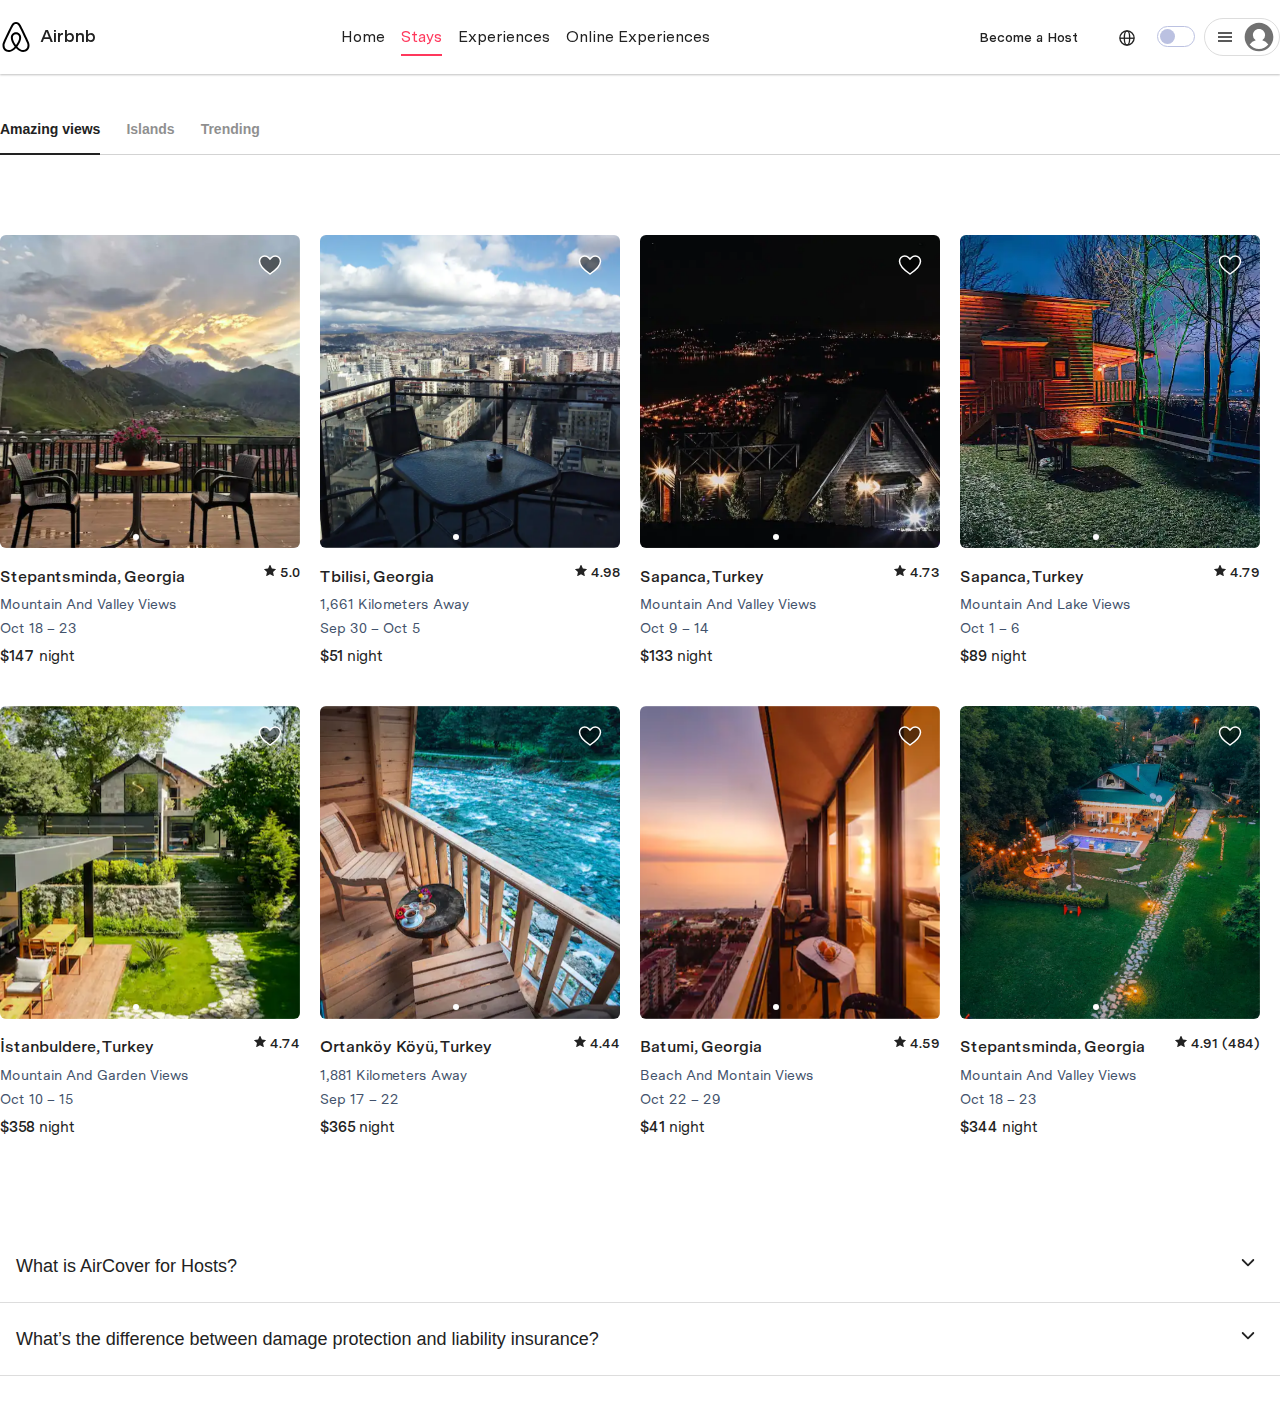
<file: stays.html>
<!DOCTYPE html>
<html lang="en">
  <head>
    <meta charset="UTF-8" />
    <meta name="viewport" content="width=device-width, initial-scale=1.0" />
    <title>Document</title>
    <meta name="color-scheme" content="light dark" />
    <meta name="theme-color" media="(prefers-color-scheme: light)" />
    <meta name="theme-color" media="(prefers-color-scheme: dark)" />

    <script type="module">
      // https://doka.guide/js/match-media/
      if (matchMedia("(prefers-color-scheme: dark)").media === "not all") {
        document.documentElement.style.display = "none";
        document.head.insertAdjacentHTML(
          "beforeend",
          '<link rel="stylesheet" href="styles/light.css" onload="document.documentElement.style.display=\'\'">'
        );
      }
    </script>
    <link
      rel="stylesheet"
      href="css/light.css"
      media="(prefers-color-scheme: light)"
    />
    <link
      rel="stylesheet"
      href="css/dark.css"
      media="(prefers-color-scheme: dark)"
    />
    <link rel="stylesheet" href="css/main.css" />
  </head>
  <body>
    <header class="header">
      <div class="container">
        <div class="flex">
          <a href="index.html" class="header-logo">
            <svg
              viewBox="0 0 32 32"
              xmlns="http://www.w3.org/2000/svg"
              style="
                display: inline-block;
                vertical-align: middle;
                height: 32px;
                width: 32px;
                fill: var(--logo-fill);
              "
              aria-hidden="true"
              role="presentation"
              focusable="false"
            >
              <path
                d="M16 1c2.008 0 3.463.963 4.751 3.269l.533 1.025c1.954 3.83 6.114 12.54 7.1 14.836l.145.353c.667 1.591.91 2.472.96 3.396l.01.415.001.228c0 4.062-2.877 6.478-6.357 6.478-2.224 0-4.556-1.258-6.709-3.386l-.257-.26-.172-.179h-.011l-.176.185c-2.044 2.1-4.267 3.42-6.414 3.615l-.28.019-.267.006C5.377 31 2.5 28.584 2.5 24.522l.005-.469c.026-.928.23-1.768.83-3.244l.216-.524c.966-2.298 6.083-12.989 7.707-16.034C12.537 1.963 13.992 1 16 1zm0 2c-1.239 0-2.053.539-2.987 2.21l-.523 1.008c-1.926 3.776-6.06 12.43-7.031 14.692l-.345.836c-.427 1.071-.573 1.655-.605 2.24l-.009.33v.206C4.5 27.395 6.411 29 8.857 29c1.773 0 3.87-1.236 5.831-3.354-2.295-2.938-3.855-6.45-3.855-8.91 0-2.913 1.933-5.386 5.178-5.42 3.223.034 5.156 2.507 5.156 5.42 0 2.456-1.555 5.96-3.855 8.907C19.277 27.766 21.37 29 23.142 29c2.447 0 4.358-1.605 4.358-4.478l-.004-.411c-.019-.672-.17-1.296-.714-2.62l-.248-.6c-1.065-2.478-5.993-12.768-7.538-15.664C18.053 3.539 17.24 3 16 3zm.01 10.316c-2.01.021-3.177 1.514-3.177 3.42 0 1.797 1.18 4.58 2.955 7.044l.21.287.174-.234c1.73-2.385 2.898-5.066 2.989-6.875l.006-.221c0-1.906-1.167-3.4-3.156-3.421h-.001z"
              ></path>
            </svg>
            <span>Airbnb</span>
          </a>

          <nav class="header-nav">
            <a class="header-nav__link" href="index.html">Home</a>
            <a class="header-nav__link link-active" href="stays.html">Stays</a>
            <a class="header-nav__link" href="#">Experiences</a>
            <a class="header-nav__link" href="#">Online Experiences</a>
          </nav>

          <div class="header-buttons">
            <button id="host" class="btn btn-ghost">Become a Host</button>

            <button class="btn btn-icon">
              <svg
                width="18"
                height="18"
                viewBox="0 0 18 18"
                fill="none"
                xmlns="http://www.w3.org/2000/svg"
              >
                <circle
                  cx="9"
                  cy="9"
                  r="8"
                  stroke="#222222"
                  stroke-width="1.5"
                />
                <ellipse
                  cx="9"
                  cy="9"
                  rx="3"
                  ry="8"
                  stroke="#222222"
                  stroke-width="1.5"
                />
                <line
                  x1="1"
                  y1="9.25"
                  x2="17"
                  y2="9.25"
                  stroke="#222222"
                  stroke-width="1.5"
                />
              </svg>
            </button>
          </div>

          <fieldset class="switcher">
            <input type="checkbox" class="switch" />
            <label for="s2"></label>
          </fieldset>

          <button class="dropdown-button">
            <div class="icon">
              <svg
                viewBox="0 0 32 32"
                xmlns="http://www.w3.org/2000/svg"
                aria-hidden="true"
                role="presentation"
                focusable="false"
                style="
                  display: block;
                  fill: none;
                  height: 16px;
                  width: 16px;
                  stroke: currentcolor;
                  stroke-width: 3;
                  overflow: visible;
                "
              >
                <g fill="none" fill-rule="nonzero">
                  <path d="m2 16h28"></path>
                  <path d="m2 24h28"></path>
                  <path d="m2 8h28"></path>
                </g>
              </svg>
            </div>

            <div class="avatar">
              <svg
                viewBox="0 0 32 32"
                xmlns="http://www.w3.org/2000/svg"
                aria-hidden="true"
                role="presentation"
                focusable="false"
                style="
                  display: block;
                  height: 100%;
                  width: 100%;
                  fill: currentcolor;
                "
              >
                <path
                  d="m16 .7c-8.437 0-15.3 6.863-15.3 15.3s6.863 15.3 15.3 15.3 15.3-6.863 15.3-15.3-6.863-15.3-15.3-15.3zm0 28c-4.021 0-7.605-1.884-9.933-4.81a12.425 12.425 0 0 1 6.451-4.4 6.507 6.507 0 0 1 -3.018-5.49c0-3.584 2.916-6.5 6.5-6.5s6.5 2.916 6.5 6.5a6.513 6.513 0 0 1 -3.019 5.491 12.42 12.42 0 0 1 6.452 4.4c-2.328 2.925-5.912 4.809-9.933 4.809z"
                ></path>
              </svg>
              <!-- <img src="images/header/avatar.jpg" alt="avatar"> -->
            </div>

            <div class="dropdown-menu">
              <a href="#">
                <b>Log in</b>
              </a>
              <a href="#">Sign up</a>
              <a href="#">Airbnb your home</a>
              <a href="help.html">Help</a>
            </div>
          </button>
        </div>
      </div>
    </header>
    <dialog class="modal" id="modal-question">
      <header class="modal-header">
        <button id="close-button" class="button close-button">
          <svg viewBox="0 0 32 32" xmlns="http://www.w3.org/2000/svg" aria-hidden="true" role="presentation"
            focusable="false"
            style="display: block; fill: none; height: 16px; width: 16px; stroke: currentcolor; stroke-width: 3; overflow: visible;">
            <path d="m6 6 20 20"></path>
            <path d="m26 6-20 20"></path>
          </svg>
        </button>
      </header>
  
      <section class="modal-body">
        <h2 class="modal-body__title">Questions about this home?</h2>
        <p class="modal-body__subtitle">We’re excited you’re here. A Villa Specialist from Luxury Retreats, an Airbnb
          company, will be in touch to finalize the details.</p>
  
        <form id="form-modal">
          <div class="inline">
              <label for="firstName"></label>
              <input id="firstName" type="text" placeholder="First name*">
              <div class="error-text"></div>
  
              <label for="lastName"></label>
              <input id="lastName" type="text" placeholder="Last name*">
          </div>
  
          <div class="inline ml-8">
              <label for="email"></label>
              <input id="email" type="text" placeholder="Email*">
  
              <label for="phone"></label>
              <input id="phone" type="tel" placeholder="Telephone">
          </div>
  
            <label for="text-message">Your message</label>
            <textarea name="text" id="text-modal" cols="30" rows="10"
              placeholder="For example: Is this home family friendly? What other homes should I consider?">
            </textarea>
  
            <input type="checkbox" class="modal-checkbox">
            <label for="text-message">I'd like to receive marketing and policy communications from Luxury
              Retreats</label>
  
          <button class="btn btn-primary mt-16" type="submit">Send message</button>
        </form>
      </section>
  
      <footer class="modal-footer">
        <div class="modal-footer__flex">
          <span> Learn how we handle your details in our </span>
          <a href="#" target="_blank" class="btn btn-link">Privacy policy</a>
        </div>
      </footer>
  
    </dialog>
    
    <section class="tabs">
      <div class="container">
        <div class="tabs-list">
          <button class="tabs-btn tabs-btn__active" data-tabs-path="amazing">
            Amazing views
          </button>
          <button class="tabs-btn" data-tabs-path="islands">Islands</button>
          <button class="tabs-btn" data-tabs-path="trending">Trending</button>
        </div>
        <div class="line"></div>
        <div
          class="tabs-content tabs-content__active"
          data-tabs-target="amazing"
        >
          <div class="content">
            <section class="cards-stays">
              <div class="container">
                <div class="flex-start row">
                  <div class="card-wrapper">
                    <!-- <a
                    class="card-link"
                    href="#"
                    target="_blank"
                    rel="noopener noreferrer nofollow" -->
                    <!-- >   при нажатии на карточку, открывалась новая страница с ней -->
                    <div class="stays-card">
                      <!-- Slider main container and our classes -->
                      <div class="swiper card-image-stays">
                        <!-- Additional required wrapper -->
                        <div class="swiper-wrapper">
                          <!-- Slides -->
                          <div class="swiper-slide">
                            <img
                              src="images/cards/stays/card-1,slide-1.webp"
                              alt="image"
                            />
                          </div>
                          <div class="swiper-slide">
                            <img
                              src="images/cards/stays/card-1,slide-2.webp"
                              alt="image"
                            />
                          </div>
                          <div class="swiper-slide">
                            <img
                              src="images/cards/stays/card-1,slide-3.webp"
                              alt="image"
                            />
                          </div>
                        </div>
                        <div class="card-wishlist-help">
                          <svg
                            class="whishlist-heart-help"
                            viewBox="0 0 32 32"
                            xmlns="http://www.w3.org/2000/svg"
                          >
                            <path
                              d="m16 28c7-4.733 14-10 14-17 0-1.792-.683-3.583-2.05-4.95-1.367-1.366-3.158-2.05-4.95-2.05-1.791 0-3.583.684-4.949 2.05l-2.051 2.051-2.05-2.051c-1.367-1.366-3.158-2.05-4.95-2.05-1.791 0-3.583.684-4.949 2.05-1.367 1.367-2.051 3.158-2.051 4.95 0 7 7 12.267 14 17z"
                            ></path>
                          </svg>
                        </div>

                        <div class="swiper-button-prev"></div>
                        <div class="swiper-button-next"></div>
                        <div class="swiper-pagination"></div>
                      </div>

                      <div class="shop-card__content-help">
                        <div class="flex">
                          <h3 class="card-title-stays">
                            Stepantsminda, Georgia
                          </h3>
                          <div class="card-text__rating">
                            <svg
                              class="star"
                              width="12"
                              height="13"
                              viewBox="0 0 12 13"
                              fill="none"
                              xmlns="http://www.w3.org/2000/svg"
                            >
                              <g clip-path="url(#clip0_5_387)">
                                <path
                                  fill-rule="evenodd"
                                  clip-rule="evenodd"
                                  d="M5.66024 1.09214L4.11374 4.42401L0.416242 4.90026C0.344975 4.90933 0.277811 4.93867 0.222742 4.98481C0.167672 5.03094 0.127013 5.09193 0.105603 5.16051C0.0841922 5.22908 0.0829308 5.30237 0.101969 5.37164C0.121007 5.44091 0.159542 5.50326 0.212992 5.55126L2.94787 8.01314L2.21099 11.7076C2.19681 11.7784 2.20337 11.8518 2.22989 11.919C2.25641 11.9862 2.30176 12.0443 2.36049 12.0863C2.41922 12.1283 2.48883 12.1525 2.56097 12.1559C2.6331 12.1593 2.70468 12.1418 2.76712 12.1055L5.99999 10.2316L9.23437 12.1055C9.29677 12.1416 9.36826 12.159 9.44028 12.1556C9.5123 12.1521 9.5818 12.128 9.64045 12.086C9.69909 12.0441 9.7444 11.9861 9.77095 11.9191C9.7975 11.852 9.80415 11.7787 9.79012 11.708L9.05324 8.01314L11.7881 5.55126C11.8414 5.50326 11.8799 5.44097 11.8989 5.37178C11.9178 5.3026 11.9166 5.22941 11.8952 5.16092C11.8739 5.09243 11.8333 5.0315 11.7784 4.98536C11.7234 4.93923 11.6564 4.90982 11.5852 4.90064L7.88774 4.42401L6.34012 1.09214C6.31001 1.0273 6.262 0.972414 6.20174 0.933955C6.14148 0.895495 6.07148 0.875061 5.99999 0.875061C5.9285 0.875061 5.85851 0.895495 5.79824 0.933955C5.73798 0.972414 5.68997 1.0273 5.65987 1.09214H5.66024Z"
                                  fill="#222222"
                                />
                              </g>
                              <defs>
                                <clipPath id="clip0_5_387">
                                  <rect
                                    width="12"
                                    height="12"
                                    fill="white"
                                    transform="translate(0 0.5)"
                                  />
                                </clipPath>
                              </defs>
                            </svg>

                            <span>5.0</span>
                          </div>
                        </div>

                        <p class="card-subtitle-stays">
                          Mountain and valley views
                        </p>
                        <p class="card-subtitle-stays">Oct 18 – 23</p>
                        <span class="price-prev-stays">
                          <span class="price-prev-stays-p">$147</span>
                          night</span
                        >

                        <!-- <a href="#" target="_blank" class="card-link-help">Learn more</a>  -->
                      </div>
                    </div>
                    <!-- </a> -->
                    <!-- end .card  -->
                  </div>

                  <div class="card-wrapper">
                    <div class="stays-card">
                      <!-- Slider main container and our classes -->
                      <div class="swiper card-image-stays">
                        <!-- Additional required wrapper -->
                        <div class="swiper-wrapper">
                          <!-- Slides -->
                          <div class="swiper-slide">
                            <img
                              src="images/cards/stays/card-2,slide-1.webp"
                              alt="image"
                            />
                          </div>
                          <div class="swiper-slide">
                            <img
                              src="images/cards/stays/card-2,slide-2.webp"
                              alt="image"
                            />
                          </div>
                          <div class="swiper-slide">
                            <img
                              src="images/cards/stays/card-2,slide-3.webp"
                              alt="image"
                            />
                          </div>
                        </div>
                        <div class="card-wishlist-help">
                          <svg
                            class="whishlist-heart-help"
                            viewBox="0 0 32 32"
                            xmlns="http://www.w3.org/2000/svg"
                          >
                            <path
                              d="m16 28c7-4.733 14-10 14-17 0-1.792-.683-3.583-2.05-4.95-1.367-1.366-3.158-2.05-4.95-2.05-1.791 0-3.583.684-4.949 2.05l-2.051 2.051-2.05-2.051c-1.367-1.366-3.158-2.05-4.95-2.05-1.791 0-3.583.684-4.949 2.05-1.367 1.367-2.051 3.158-2.051 4.95 0 7 7 12.267 14 17z"
                            ></path>
                          </svg>
                        </div>

                        <div class="swiper-button-prev"></div>
                        <div class="swiper-button-next"></div>
                        <div class="swiper-pagination"></div>
                      </div>

                      <div class="shop-card__content-help">
                        <div class="flex">
                          <h3 class="card-title-stays">Tbilisi, Georgia</h3>
                          <div class="card-text__rating">
                            <svg
                              class="star"
                              width="12"
                              height="13"
                              viewBox="0 0 12 13"
                              fill="none"
                              xmlns="http://www.w3.org/2000/svg"
                            >
                              <g clip-path="url(#clip0_5_387)">
                                <path
                                  fill-rule="evenodd"
                                  clip-rule="evenodd"
                                  d="M5.66024 1.09214L4.11374 4.42401L0.416242 4.90026C0.344975 4.90933 0.277811 4.93867 0.222742 4.98481C0.167672 5.03094 0.127013 5.09193 0.105603 5.16051C0.0841922 5.22908 0.0829308 5.30237 0.101969 5.37164C0.121007 5.44091 0.159542 5.50326 0.212992 5.55126L2.94787 8.01314L2.21099 11.7076C2.19681 11.7784 2.20337 11.8518 2.22989 11.919C2.25641 11.9862 2.30176 12.0443 2.36049 12.0863C2.41922 12.1283 2.48883 12.1525 2.56097 12.1559C2.6331 12.1593 2.70468 12.1418 2.76712 12.1055L5.99999 10.2316L9.23437 12.1055C9.29677 12.1416 9.36826 12.159 9.44028 12.1556C9.5123 12.1521 9.5818 12.128 9.64045 12.086C9.69909 12.0441 9.7444 11.9861 9.77095 11.9191C9.7975 11.852 9.80415 11.7787 9.79012 11.708L9.05324 8.01314L11.7881 5.55126C11.8414 5.50326 11.8799 5.44097 11.8989 5.37178C11.9178 5.3026 11.9166 5.22941 11.8952 5.16092C11.8739 5.09243 11.8333 5.0315 11.7784 4.98536C11.7234 4.93923 11.6564 4.90982 11.5852 4.90064L7.88774 4.42401L6.34012 1.09214C6.31001 1.0273 6.262 0.972414 6.20174 0.933955C6.14148 0.895495 6.07148 0.875061 5.99999 0.875061C5.9285 0.875061 5.85851 0.895495 5.79824 0.933955C5.73798 0.972414 5.68997 1.0273 5.65987 1.09214H5.66024Z"
                                  fill="#222222"
                                />
                              </g>
                              <defs>
                                <clipPath id="clip0_5_387">
                                  <rect
                                    width="12"
                                    height="12"
                                    fill="white"
                                    transform="translate(0 0.5)"
                                  />
                                </clipPath>
                              </defs>
                            </svg>

                            <span>4.98</span>
                          </div>
                        </div>

                        <p class="card-subtitle-stays">1,661 kilometers away</p>
                        <p class="card-subtitle-stays">Sep 30 – Oct 5</p>
                        <span class="price-prev-stays">
                          <span class="price-prev-stays-p">$51</span>
                          night</span
                        >

                        <!-- <a href="#" target="_blank" class="card-link-help">Learn more</a>  -->
                      </div>
                    </div>
                    <!-- </a> -->
                    <!-- end .card  -->
                  </div>

                  <div class="card-wrapper">
                    <!-- <a
                    class="card-link"
                    href="#"
                    target="_blank"
                    rel="noopener noreferrer nofollow" -->
                    <!-- >   при нажатии на карточку, открывалась новая страница с ней -->
                    <div class="stays-card">
                      <!-- Slider main container and our classes -->
                      <div class="swiper card-image-stays">
                        <!-- Additional required wrapper -->
                        <div class="swiper-wrapper">
                          <!-- Slides -->
                          <div class="swiper-slide">
                            <img
                              src="images/cards/stays/card-3,slide-1.webp"
                              alt="image"
                            />
                          </div>
                          <div class="swiper-slide">
                            <img
                              src="images/cards/stays/card-3,slide-2.webp"
                              alt="image"
                            />
                          </div>
                          <div class="swiper-slide">
                            <img
                              src="images/cards/stays/card-3,slide-3.webp"
                              alt="image"
                            />
                          </div>
                        </div>
                        <div class="card-wishlist-help">
                          <svg
                            class="whishlist-heart-help"
                            viewBox="0 0 32 32"
                            xmlns="http://www.w3.org/2000/svg"
                          >
                            <path
                              d="m16 28c7-4.733 14-10 14-17 0-1.792-.683-3.583-2.05-4.95-1.367-1.366-3.158-2.05-4.95-2.05-1.791 0-3.583.684-4.949 2.05l-2.051 2.051-2.05-2.051c-1.367-1.366-3.158-2.05-4.95-2.05-1.791 0-3.583.684-4.949 2.05-1.367 1.367-2.051 3.158-2.051 4.95 0 7 7 12.267 14 17z"
                            ></path>
                          </svg>
                        </div>

                        <div class="swiper-button-prev"></div>
                        <div class="swiper-button-next"></div>
                        <div class="swiper-pagination"></div>
                      </div>

                      <div class="shop-card__content-help">
                        <div class="flex">
                          <h3 class="card-title-stays">Sapanca, Turkey</h3>
                          <div class="card-text__rating">
                            <svg
                              class="star"
                              width="12"
                              height="13"
                              viewBox="0 0 12 13"
                              fill="none"
                              xmlns="http://www.w3.org/2000/svg"
                            >
                              <g clip-path="url(#clip0_5_387)">
                                <path
                                  fill-rule="evenodd"
                                  clip-rule="evenodd"
                                  d="M5.66024 1.09214L4.11374 4.42401L0.416242 4.90026C0.344975 4.90933 0.277811 4.93867 0.222742 4.98481C0.167672 5.03094 0.127013 5.09193 0.105603 5.16051C0.0841922 5.22908 0.0829308 5.30237 0.101969 5.37164C0.121007 5.44091 0.159542 5.50326 0.212992 5.55126L2.94787 8.01314L2.21099 11.7076C2.19681 11.7784 2.20337 11.8518 2.22989 11.919C2.25641 11.9862 2.30176 12.0443 2.36049 12.0863C2.41922 12.1283 2.48883 12.1525 2.56097 12.1559C2.6331 12.1593 2.70468 12.1418 2.76712 12.1055L5.99999 10.2316L9.23437 12.1055C9.29677 12.1416 9.36826 12.159 9.44028 12.1556C9.5123 12.1521 9.5818 12.128 9.64045 12.086C9.69909 12.0441 9.7444 11.9861 9.77095 11.9191C9.7975 11.852 9.80415 11.7787 9.79012 11.708L9.05324 8.01314L11.7881 5.55126C11.8414 5.50326 11.8799 5.44097 11.8989 5.37178C11.9178 5.3026 11.9166 5.22941 11.8952 5.16092C11.8739 5.09243 11.8333 5.0315 11.7784 4.98536C11.7234 4.93923 11.6564 4.90982 11.5852 4.90064L7.88774 4.42401L6.34012 1.09214C6.31001 1.0273 6.262 0.972414 6.20174 0.933955C6.14148 0.895495 6.07148 0.875061 5.99999 0.875061C5.9285 0.875061 5.85851 0.895495 5.79824 0.933955C5.73798 0.972414 5.68997 1.0273 5.65987 1.09214H5.66024Z"
                                  fill="#222222"
                                />
                              </g>
                              <defs>
                                <clipPath id="clip0_5_387">
                                  <rect
                                    width="12"
                                    height="12"
                                    fill="white"
                                    transform="translate(0 0.5)"
                                  />
                                </clipPath>
                              </defs>
                            </svg>

                            <span>4.73</span>
                          </div>
                        </div>

                        <p class="card-subtitle-stays">
                          Mountain and valley views
                        </p>
                        <p class="card-subtitle-stays">Oct 9 – 14</p>
                        <span class="price-prev-stays">
                          <span class="price-prev-stays-p">$133</span>
                          night</span
                        >

                        <!-- <a href="#" target="_blank" class="card-link-help">Learn more</a>  -->
                      </div>
                    </div>
                    <!-- </a> -->
                    <!-- end .card  -->
                  </div>

                  <div class="card-wrapper">
                    <!-- <a
                    class="card-link"
                    href="#"
                    target="_blank"
                    rel="noopener noreferrer nofollow" -->
                    <!-- >   при нажатии на карточку, открывалась новая страница с ней -->
                    <div class="stays-card">
                      <!-- Slider main container and our classes -->
                      <div class="swiper card-image-stays">
                        <!-- Additional required wrapper -->
                        <div class="swiper-wrapper">
                          <!-- Slides -->
                          <div class="swiper-slide">
                            <img
                              src="images/cards/stays/card-4,slide-1.webp"
                              alt="image"
                            />
                          </div>
                          <div class="swiper-slide">
                            <img
                              src="images/cards/stays/card-4,slide-2.webp"
                              alt="image"
                            />
                          </div>
                          <div class="swiper-slide">
                            <img
                              src="images/cards/stays/card-4,slide-3.webp"
                              alt="image"
                            />
                          </div>
                        </div>
                        <div class="card-wishlist-help">
                          <svg
                            class="whishlist-heart-help"
                            viewBox="0 0 32 32"
                            xmlns="http://www.w3.org/2000/svg"
                          >
                            <path
                              d="m16 28c7-4.733 14-10 14-17 0-1.792-.683-3.583-2.05-4.95-1.367-1.366-3.158-2.05-4.95-2.05-1.791 0-3.583.684-4.949 2.05l-2.051 2.051-2.05-2.051c-1.367-1.366-3.158-2.05-4.95-2.05-1.791 0-3.583.684-4.949 2.05-1.367 1.367-2.051 3.158-2.051 4.95 0 7 7 12.267 14 17z"
                            ></path>
                          </svg>
                        </div>

                        <div class="swiper-button-prev"></div>
                        <div class="swiper-button-next"></div>
                        <div class="swiper-pagination"></div>
                      </div>

                      <div class="shop-card__content-help">
                        <div class="flex">
                          <h3 class="card-title-stays">Sapanca, Turkey</h3>
                          <div class="card-text__rating">
                            <svg
                              class="star"
                              width="12"
                              height="13"
                              viewBox="0 0 12 13"
                              fill="none"
                              xmlns="http://www.w3.org/2000/svg"
                            >
                              <g clip-path="url(#clip0_5_387)">
                                <path
                                  fill-rule="evenodd"
                                  clip-rule="evenodd"
                                  d="M5.66024 1.09214L4.11374 4.42401L0.416242 4.90026C0.344975 4.90933 0.277811 4.93867 0.222742 4.98481C0.167672 5.03094 0.127013 5.09193 0.105603 5.16051C0.0841922 5.22908 0.0829308 5.30237 0.101969 5.37164C0.121007 5.44091 0.159542 5.50326 0.212992 5.55126L2.94787 8.01314L2.21099 11.7076C2.19681 11.7784 2.20337 11.8518 2.22989 11.919C2.25641 11.9862 2.30176 12.0443 2.36049 12.0863C2.41922 12.1283 2.48883 12.1525 2.56097 12.1559C2.6331 12.1593 2.70468 12.1418 2.76712 12.1055L5.99999 10.2316L9.23437 12.1055C9.29677 12.1416 9.36826 12.159 9.44028 12.1556C9.5123 12.1521 9.5818 12.128 9.64045 12.086C9.69909 12.0441 9.7444 11.9861 9.77095 11.9191C9.7975 11.852 9.80415 11.7787 9.79012 11.708L9.05324 8.01314L11.7881 5.55126C11.8414 5.50326 11.8799 5.44097 11.8989 5.37178C11.9178 5.3026 11.9166 5.22941 11.8952 5.16092C11.8739 5.09243 11.8333 5.0315 11.7784 4.98536C11.7234 4.93923 11.6564 4.90982 11.5852 4.90064L7.88774 4.42401L6.34012 1.09214C6.31001 1.0273 6.262 0.972414 6.20174 0.933955C6.14148 0.895495 6.07148 0.875061 5.99999 0.875061C5.9285 0.875061 5.85851 0.895495 5.79824 0.933955C5.73798 0.972414 5.68997 1.0273 5.65987 1.09214H5.66024Z"
                                  fill="#222222"
                                />
                              </g>
                              <defs>
                                <clipPath id="clip0_5_387">
                                  <rect
                                    width="12"
                                    height="12"
                                    fill="white"
                                    transform="translate(0 0.5)"
                                  />
                                </clipPath>
                              </defs>
                            </svg>

                            <span>4.79</span>
                          </div>
                        </div>

                        <p class="card-subtitle-stays">
                          Mountain and lake views
                        </p>
                        <p class="card-subtitle-stays">Oct 1 – 6</p>
                        <span class="price-prev-stays">
                          <span class="price-prev-stays-p">$89</span>
                          night</span
                        >
                      </div>
                    </div>
                  </div>
                  <div class="card-wrapper">
                    <div class="stays-card">
                      <!-- Slider main container and our classes -->
                      <div class="swiper card-image-stays">
                        <!-- Additional required wrapper -->
                        <div class="swiper-wrapper">
                          <!-- Slides -->
                          <div class="swiper-slide">
                            <img
                              src="images/cards/stays/card-5,slide-1.webp"
                              alt="image"
                            />
                          </div>
                          <div class="swiper-slide">
                            <img
                              src="images/cards/stays/card-5,slide-2.webp"
                              alt="image"
                            />
                          </div>
                          <div class="swiper-slide">
                            <img
                              src="images/cards/stays/card-5,slide-3.webp"
                              alt="image"
                            />
                          </div>
                        </div>
                        <div class="card-wishlist-help">
                          <svg
                            class="whishlist-heart-help"
                            viewBox="0 0 32 32"
                            xmlns="http://www.w3.org/2000/svg"
                          >
                            <path
                              d="m16 28c7-4.733 14-10 14-17 0-1.792-.683-3.583-2.05-4.95-1.367-1.366-3.158-2.05-4.95-2.05-1.791 0-3.583.684-4.949 2.05l-2.051 2.051-2.05-2.051c-1.367-1.366-3.158-2.05-4.95-2.05-1.791 0-3.583.684-4.949 2.05-1.367 1.367-2.051 3.158-2.051 4.95 0 7 7 12.267 14 17z"
                            ></path>
                          </svg>
                        </div>

                        <div class="swiper-button-prev"></div>
                        <div class="swiper-button-next"></div>
                        <div class="swiper-pagination"></div>
                      </div>

                      <div class="shop-card__content-help">
                        <div class="flex">
                          <h3 class="card-title-stays">İstanbuldere, Turkey</h3>
                          <div class="card-text__rating">
                            <svg
                              class="star"
                              width="12"
                              height="13"
                              viewBox="0 0 12 13"
                              fill="none"
                              xmlns="http://www.w3.org/2000/svg"
                            >
                              <g clip-path="url(#clip0_5_387)">
                                <path
                                  fill-rule="evenodd"
                                  clip-rule="evenodd"
                                  d="M5.66024 1.09214L4.11374 4.42401L0.416242 4.90026C0.344975 4.90933 0.277811 4.93867 0.222742 4.98481C0.167672 5.03094 0.127013 5.09193 0.105603 5.16051C0.0841922 5.22908 0.0829308 5.30237 0.101969 5.37164C0.121007 5.44091 0.159542 5.50326 0.212992 5.55126L2.94787 8.01314L2.21099 11.7076C2.19681 11.7784 2.20337 11.8518 2.22989 11.919C2.25641 11.9862 2.30176 12.0443 2.36049 12.0863C2.41922 12.1283 2.48883 12.1525 2.56097 12.1559C2.6331 12.1593 2.70468 12.1418 2.76712 12.1055L5.99999 10.2316L9.23437 12.1055C9.29677 12.1416 9.36826 12.159 9.44028 12.1556C9.5123 12.1521 9.5818 12.128 9.64045 12.086C9.69909 12.0441 9.7444 11.9861 9.77095 11.9191C9.7975 11.852 9.80415 11.7787 9.79012 11.708L9.05324 8.01314L11.7881 5.55126C11.8414 5.50326 11.8799 5.44097 11.8989 5.37178C11.9178 5.3026 11.9166 5.22941 11.8952 5.16092C11.8739 5.09243 11.8333 5.0315 11.7784 4.98536C11.7234 4.93923 11.6564 4.90982 11.5852 4.90064L7.88774 4.42401L6.34012 1.09214C6.31001 1.0273 6.262 0.972414 6.20174 0.933955C6.14148 0.895495 6.07148 0.875061 5.99999 0.875061C5.9285 0.875061 5.85851 0.895495 5.79824 0.933955C5.73798 0.972414 5.68997 1.0273 5.65987 1.09214H5.66024Z"
                                  fill="#222222"
                                />
                              </g>
                              <defs>
                                <clipPath id="clip0_5_387">
                                  <rect
                                    width="12"
                                    height="12"
                                    fill="white"
                                    transform="translate(0 0.5)"
                                  />
                                </clipPath>
                              </defs>
                            </svg>

                            <span>4.74</span>
                          </div>
                        </div>

                        <p class="card-subtitle-stays">
                          Mountain and garden views
                        </p>
                        <p class="card-subtitle-stays">Oct 10 – 15</p>
                        <span class="price-prev-stays">
                          <span class="price-prev-stays-p">$358</span>
                          night</span
                        >
                      </div>
                    </div>

                    <!-- end .card  -->
                  </div>

                  <div class="card-wrapper">
                    <div class="stays-card">
                      <!-- Slider main container and our classes -->
                      <div class="swiper card-image-stays">
                        <!-- Additional required wrapper -->
                        <div class="swiper-wrapper">
                          <!-- Slides -->
                          <div class="swiper-slide">
                            <img
                              src="images/cards/stays/card-6,slide-1.webp"
                              alt="image"
                            />
                          </div>
                          <div class="swiper-slide">
                            <img
                              src="images/cards/stays/card-6,slide-2.webp"
                              alt="image"
                            />
                          </div>
                          <div class="swiper-slide">
                            <img
                              src="images/cards/stays/card-6,slide-3.webp"
                              alt="image"
                            />
                          </div>
                        </div>
                        <div class="card-wishlist-help">
                          <svg
                            class="whishlist-heart-help"
                            viewBox="0 0 32 32"
                            xmlns="http://www.w3.org/2000/svg"
                          >
                            <path
                              d="m16 28c7-4.733 14-10 14-17 0-1.792-.683-3.583-2.05-4.95-1.367-1.366-3.158-2.05-4.95-2.05-1.791 0-3.583.684-4.949 2.05l-2.051 2.051-2.05-2.051c-1.367-1.366-3.158-2.05-4.95-2.05-1.791 0-3.583.684-4.949 2.05-1.367 1.367-2.051 3.158-2.051 4.95 0 7 7 12.267 14 17z"
                            ></path>
                          </svg>
                        </div>

                        <div class="swiper-button-prev"></div>
                        <div class="swiper-button-next"></div>
                        <div class="swiper-pagination"></div>
                      </div>

                      <div class="shop-card__content-help">
                        <div class="flex">
                          <h3 class="card-title-stays">Ortanköy Köyü, Turkey</h3>
                          <div class="card-text__rating">
                            <svg
                              class="star"
                              width="12"
                              height="13"
                              viewBox="0 0 12 13"
                              fill="none"
                              xmlns="http://www.w3.org/2000/svg"
                            >
                              <g clip-path="url(#clip0_5_387)">
                                <path
                                  fill-rule="evenodd"
                                  clip-rule="evenodd"
                                  d="M5.66024 1.09214L4.11374 4.42401L0.416242 4.90026C0.344975 4.90933 0.277811 4.93867 0.222742 4.98481C0.167672 5.03094 0.127013 5.09193 0.105603 5.16051C0.0841922 5.22908 0.0829308 5.30237 0.101969 5.37164C0.121007 5.44091 0.159542 5.50326 0.212992 5.55126L2.94787 8.01314L2.21099 11.7076C2.19681 11.7784 2.20337 11.8518 2.22989 11.919C2.25641 11.9862 2.30176 12.0443 2.36049 12.0863C2.41922 12.1283 2.48883 12.1525 2.56097 12.1559C2.6331 12.1593 2.70468 12.1418 2.76712 12.1055L5.99999 10.2316L9.23437 12.1055C9.29677 12.1416 9.36826 12.159 9.44028 12.1556C9.5123 12.1521 9.5818 12.128 9.64045 12.086C9.69909 12.0441 9.7444 11.9861 9.77095 11.9191C9.7975 11.852 9.80415 11.7787 9.79012 11.708L9.05324 8.01314L11.7881 5.55126C11.8414 5.50326 11.8799 5.44097 11.8989 5.37178C11.9178 5.3026 11.9166 5.22941 11.8952 5.16092C11.8739 5.09243 11.8333 5.0315 11.7784 4.98536C11.7234 4.93923 11.6564 4.90982 11.5852 4.90064L7.88774 4.42401L6.34012 1.09214C6.31001 1.0273 6.262 0.972414 6.20174 0.933955C6.14148 0.895495 6.07148 0.875061 5.99999 0.875061C5.9285 0.875061 5.85851 0.895495 5.79824 0.933955C5.73798 0.972414 5.68997 1.0273 5.65987 1.09214H5.66024Z"
                                  fill="#222222"
                                />
                              </g>
                              <defs>
                                <clipPath id="clip0_5_387">
                                  <rect
                                    width="12"
                                    height="12"
                                    fill="white"
                                    transform="translate(0 0.5)"
                                  />
                                </clipPath>
                              </defs>
                            </svg>

                            <span>4.44</span>
                          </div>
                        </div>

                        <p class="card-subtitle-stays">1,881 kilometers away</p>
                        <p class="card-subtitle-stays">Sep 17 – 22</p>
                        <span class="price-prev-stays">
                          <span class="price-prev-stays-p">$365</span>
                          night</span
                        >
                        <!-- end card -->
                      </div>
                    </div>
                  </div>
                  <div class="card-wrapper">
                    <div class="stays-card">
                      <!-- Slider main container and our classes -->
                      <div class="swiper card-image-stays">
                        <!-- Additional required wrapper -->
                        <div class="swiper-wrapper">
                          <!-- Slides -->
                          <div class="swiper-slide">
                            <img
                              src="images/cards/stays/card-7,slide-1.webp"
                              alt="image"
                            />
                          </div>
                          <div class="swiper-slide">
                            <img
                              src="images/cards/stays/card-7,slide-2.webp"
                              alt="image"
                            />
                          </div>
                          <div class="swiper-slide">
                            <img
                              src="images/cards/stays/card-7,slide-3.webp"
                              alt="image"
                            />
                          </div>
                        </div>
                        <div class="card-wishlist-help">
                          <svg
                            class="whishlist-heart-help"
                            viewBox="0 0 32 32"
                            xmlns="http://www.w3.org/2000/svg"
                          >
                            <path
                              d="m16 28c7-4.733 14-10 14-17 0-1.792-.683-3.583-2.05-4.95-1.367-1.366-3.158-2.05-4.95-2.05-1.791 0-3.583.684-4.949 2.05l-2.051 2.051-2.05-2.051c-1.367-1.366-3.158-2.05-4.95-2.05-1.791 0-3.583.684-4.949 2.05-1.367 1.367-2.051 3.158-2.051 4.95 0 7 7 12.267 14 17z"
                            ></path>
                          </svg>
                        </div>

                        <div class="swiper-button-prev"></div>
                        <div class="swiper-button-next"></div>
                        <div class="swiper-pagination"></div>
                      </div>

                      <div class="shop-card__content-help">
                        <div class="flex">
                          <h3 class="card-title-stays">Batumi, Georgia</h3>
                          <div class="card-text__rating">
                            <svg
                              class="star"
                              width="12"
                              height="13"
                              viewBox="0 0 12 13"
                              fill="none"
                              xmlns="http://www.w3.org/2000/svg"
                            >
                              <g clip-path="url(#clip0_5_387)">
                                <path
                                  fill-rule="evenodd"
                                  clip-rule="evenodd"
                                  d="M5.66024 1.09214L4.11374 4.42401L0.416242 4.90026C0.344975 4.90933 0.277811 4.93867 0.222742 4.98481C0.167672 5.03094 0.127013 5.09193 0.105603 5.16051C0.0841922 5.22908 0.0829308 5.30237 0.101969 5.37164C0.121007 5.44091 0.159542 5.50326 0.212992 5.55126L2.94787 8.01314L2.21099 11.7076C2.19681 11.7784 2.20337 11.8518 2.22989 11.919C2.25641 11.9862 2.30176 12.0443 2.36049 12.0863C2.41922 12.1283 2.48883 12.1525 2.56097 12.1559C2.6331 12.1593 2.70468 12.1418 2.76712 12.1055L5.99999 10.2316L9.23437 12.1055C9.29677 12.1416 9.36826 12.159 9.44028 12.1556C9.5123 12.1521 9.5818 12.128 9.64045 12.086C9.69909 12.0441 9.7444 11.9861 9.77095 11.9191C9.7975 11.852 9.80415 11.7787 9.79012 11.708L9.05324 8.01314L11.7881 5.55126C11.8414 5.50326 11.8799 5.44097 11.8989 5.37178C11.9178 5.3026 11.9166 5.22941 11.8952 5.16092C11.8739 5.09243 11.8333 5.0315 11.7784 4.98536C11.7234 4.93923 11.6564 4.90982 11.5852 4.90064L7.88774 4.42401L6.34012 1.09214C6.31001 1.0273 6.262 0.972414 6.20174 0.933955C6.14148 0.895495 6.07148 0.875061 5.99999 0.875061C5.9285 0.875061 5.85851 0.895495 5.79824 0.933955C5.73798 0.972414 5.68997 1.0273 5.65987 1.09214H5.66024Z"
                                  fill="#222222"
                                />
                              </g>
                              <defs>
                                <clipPath id="clip0_5_387">
                                  <rect
                                    width="12"
                                    height="12"
                                    fill="white"
                                    transform="translate(0 0.5)"
                                  />
                                </clipPath>
                              </defs>
                            </svg>

                            <span>4.59</span>
                          </div>
                        </div>

                        <p class="card-subtitle-stays">
                          Beach and montain views
                        </p>
                        <p class="card-subtitle-stays">Oct 22 – 29</p>
                        <span class="price-prev-stays">
                          <span class="price-prev-stays-p">$41</span>
                          night</span
                        >
                      </div>
                    </div>

                    <!-- end .card  -->
                  </div>
                  <div class="card-wrapper">
                    <div class="stays-card">
                      <!-- Slider main container and our classes -->
                      <div class="swiper card-image-stays">
                        <!-- Additional required wrapper -->
                        <div class="swiper-wrapper">
                          <!-- Slides -->
                          <div class="swiper-slide">
                            <img
                              src="images/cards/stays/card-8,slide-1.webp"
                              alt="image"
                            />
                          </div>
                          <div class="swiper-slide">
                            <img
                              src="images/cards/stays/card-8,slide-2.webp"
                              alt="image"
                            />
                          </div>
                          <div class="swiper-slide">
                            <img
                              src="images/cards/stays/card-8,slide-3.webp"
                              alt="image"
                            />
                          </div>
                        </div>
                        <div class="card-wishlist-help">
                          <svg
                            class="whishlist-heart-help"
                            viewBox="0 0 32 32"
                            xmlns="http://www.w3.org/2000/svg"
                          >
                            <path
                              d="m16 28c7-4.733 14-10 14-17 0-1.792-.683-3.583-2.05-4.95-1.367-1.366-3.158-2.05-4.95-2.05-1.791 0-3.583.684-4.949 2.05l-2.051 2.051-2.05-2.051c-1.367-1.366-3.158-2.05-4.95-2.05-1.791 0-3.583.684-4.949 2.05-1.367 1.367-2.051 3.158-2.051 4.95 0 7 7 12.267 14 17z"
                            ></path>
                          </svg>
                        </div>

                        <div class="swiper-button-prev"></div>
                        <div class="swiper-button-next"></div>
                        <div class="swiper-pagination"></div>
                      </div>

                      <div class="shop-card__content-help">
                        <div class="flex">
                          <h3 class="card-title-stays">
                            Stepantsminda, Georgia
                          </h3>
                          <div class="card-text__rating">
                            <svg
                              class="star"
                              width="12"
                              height="13"
                              viewBox="0 0 12 13"
                              fill="none"
                              xmlns="http://www.w3.org/2000/svg"
                            >
                              <g clip-path="url(#clip0_5_387)">
                                <path
                                  fill-rule="evenodd"
                                  clip-rule="evenodd"
                                  d="M5.66024 1.09214L4.11374 4.42401L0.416242 4.90026C0.344975 4.90933 0.277811 4.93867 0.222742 4.98481C0.167672 5.03094 0.127013 5.09193 0.105603 5.16051C0.0841922 5.22908 0.0829308 5.30237 0.101969 5.37164C0.121007 5.44091 0.159542 5.50326 0.212992 5.55126L2.94787 8.01314L2.21099 11.7076C2.19681 11.7784 2.20337 11.8518 2.22989 11.919C2.25641 11.9862 2.30176 12.0443 2.36049 12.0863C2.41922 12.1283 2.48883 12.1525 2.56097 12.1559C2.6331 12.1593 2.70468 12.1418 2.76712 12.1055L5.99999 10.2316L9.23437 12.1055C9.29677 12.1416 9.36826 12.159 9.44028 12.1556C9.5123 12.1521 9.5818 12.128 9.64045 12.086C9.69909 12.0441 9.7444 11.9861 9.77095 11.9191C9.7975 11.852 9.80415 11.7787 9.79012 11.708L9.05324 8.01314L11.7881 5.55126C11.8414 5.50326 11.8799 5.44097 11.8989 5.37178C11.9178 5.3026 11.9166 5.22941 11.8952 5.16092C11.8739 5.09243 11.8333 5.0315 11.7784 4.98536C11.7234 4.93923 11.6564 4.90982 11.5852 4.90064L7.88774 4.42401L6.34012 1.09214C6.31001 1.0273 6.262 0.972414 6.20174 0.933955C6.14148 0.895495 6.07148 0.875061 5.99999 0.875061C5.9285 0.875061 5.85851 0.895495 5.79824 0.933955C5.73798 0.972414 5.68997 1.0273 5.65987 1.09214H5.66024Z"
                                  fill="#222222"
                                />
                              </g>
                              <defs>
                                <clipPath id="clip0_5_387">
                                  <rect
                                    width="12"
                                    height="12"
                                    fill="white"
                                    transform="translate(0 0.5)"
                                  />
                                </clipPath>
                              </defs>
                            </svg>

                            <span>4.91 (484)</span>
                          </div>
                        </div>

                        <p class="card-subtitle-stays">
                          Mountain and valley views
                        </p>
                        <p class="card-subtitle-stays">Oct 18 – 23</p>
                        <span class="price-prev-stays">
                          <span class="price-prev-stays-p">$344</span>
                          night</span
                        >
                      </div>
                    </div>

                    <!-- end .card  -->
                  </div>
                </div>
              </div>
              <!-- /.container -->
            </section>
          </div>
        </div>

        <div class="tabs-content" data-tabs-target="islands">
          <div class="content">
            <section class="cards-stays">
              <div class="container">
                <div class="flex-start row">
                  <div class="card-wrapper">
                    <!-- <a
                    class="card-link"
                    href="#"
                    target="_blank"
                    rel="noopener noreferrer nofollow" -->
                    <!-- >   при нажатии на карточку, открывалась новая страница с ней -->
                    <div class="stays-card">
                      <!-- Slider main container and our classes -->
                      <div class="swiper card-image-stays">
                        <!-- Additional required wrapper -->
                        <div class="swiper-wrapper">
                          <!-- Slides -->
                          <div class="swiper-slide">
                            <img
                              src="images/cards/stays/card-9,slide-1.webp"
                              alt="image"
                            />
                          </div>
                          <div class="swiper-slide">
                            <img
                              src="images/cards/stays/card-9,slide-2.webp"
                              alt="image"
                            />
                          </div>
                          <div class="swiper-slide">
                            <img
                              src="images/cards/stays/card-9,slide-3.webp"
                              alt="image"
                            />
                          </div>
                        </div>
                        <div class="card-wishlist-help">
                          <svg
                            class="whishlist-heart-help"
                            viewBox="0 0 32 32"
                            xmlns="http://www.w3.org/2000/svg"
                          >
                            <path
                              d="m16 28c7-4.733 14-10 14-17 0-1.792-.683-3.583-2.05-4.95-1.367-1.366-3.158-2.05-4.95-2.05-1.791 0-3.583.684-4.949 2.05l-2.051 2.051-2.05-2.051c-1.367-1.366-3.158-2.05-4.95-2.05-1.791 0-3.583.684-4.949 2.05-1.367 1.367-2.051 3.158-2.051 4.95 0 7 7 12.267 14 17z"
                            ></path>
                          </svg>
                        </div>

                        <div class="swiper-button-prev"></div>
                        <div class="swiper-button-next"></div>
                        <div class="swiper-pagination"></div>
                      </div>

                      <div class="shop-card__content-help">
                        <div class="flex">
                          <h3 class="card-title-stays">Murter, Croatia</h3>
                          <div class="card-text__rating">
                            <svg
                              class="star"
                              width="12"
                              height="13"
                              viewBox="0 0 12 13"
                              fill="none"
                              xmlns="http://www.w3.org/2000/svg"
                            >
                              <g clip-path="url(#clip0_5_387)">
                                <path
                                  fill-rule="evenodd"
                                  clip-rule="evenodd"
                                  d="M5.66024 1.09214L4.11374 4.42401L0.416242 4.90026C0.344975 4.90933 0.277811 4.93867 0.222742 4.98481C0.167672 5.03094 0.127013 5.09193 0.105603 5.16051C0.0841922 5.22908 0.0829308 5.30237 0.101969 5.37164C0.121007 5.44091 0.159542 5.50326 0.212992 5.55126L2.94787 8.01314L2.21099 11.7076C2.19681 11.7784 2.20337 11.8518 2.22989 11.919C2.25641 11.9862 2.30176 12.0443 2.36049 12.0863C2.41922 12.1283 2.48883 12.1525 2.56097 12.1559C2.6331 12.1593 2.70468 12.1418 2.76712 12.1055L5.99999 10.2316L9.23437 12.1055C9.29677 12.1416 9.36826 12.159 9.44028 12.1556C9.5123 12.1521 9.5818 12.128 9.64045 12.086C9.69909 12.0441 9.7444 11.9861 9.77095 11.9191C9.7975 11.852 9.80415 11.7787 9.79012 11.708L9.05324 8.01314L11.7881 5.55126C11.8414 5.50326 11.8799 5.44097 11.8989 5.37178C11.9178 5.3026 11.9166 5.22941 11.8952 5.16092C11.8739 5.09243 11.8333 5.0315 11.7784 4.98536C11.7234 4.93923 11.6564 4.90982 11.5852 4.90064L7.88774 4.42401L6.34012 1.09214C6.31001 1.0273 6.262 0.972414 6.20174 0.933955C6.14148 0.895495 6.07148 0.875061 5.99999 0.875061C5.9285 0.875061 5.85851 0.895495 5.79824 0.933955C5.73798 0.972414 5.68997 1.0273 5.65987 1.09214H5.66024Z"
                                  fill="#222222"
                                />
                              </g>
                              <defs>
                                <clipPath id="clip0_5_387">
                                  <rect
                                    width="12"
                                    height="12"
                                    fill="white"
                                    transform="translate(0 0.5)"
                                  />
                                </clipPath>
                              </defs>
                            </svg>

                            <span>5.0</span>
                          </div>
                        </div>

                        <p class="card-subtitle-stays">28 hectares</p>
                        <p class="card-subtitle-stays">Sep 19 – 25</p>
                        <span class="price-prev-stays">
                          <span class="price-prev-stays-p">$221</span>
                          night</span
                        >

                        <!-- <a href="#" target="_blank" class="card-link-help">Learn more</a>  -->
                      </div>
                    </div>
                    <!-- </a> -->
                    <!-- end .card  -->
                  </div>

                  <div class="card-wrapper">
                    <div class="stays-card">
                      <!-- Slider main container and our classes -->
                      <div class="swiper card-image-stays">
                        <!-- Additional required wrapper -->
                        <div class="swiper-wrapper">
                          <!-- Slides -->
                          <div class="swiper-slide">
                            <img
                              src="images/cards/stays/card-10,slide-1.webp"
                              alt="image"
                            />
                          </div>
                          <div class="swiper-slide">
                            <img
                              src="images/cards/stays/card-10,slide-2.webp"
                              alt="image"
                            />
                          </div>
                          <div class="swiper-slide">
                            <img
                              src="images/cards/stays/card-10,slide-3.webp"
                              alt="image"
                            />
                          </div>
                        </div>
                        <div class="card-wishlist-help">
                          <svg
                            class="whishlist-heart-help"
                            viewBox="0 0 32 32"
                            xmlns="http://www.w3.org/2000/svg"
                          >
                            <path
                              d="m16 28c7-4.733 14-10 14-17 0-1.792-.683-3.583-2.05-4.95-1.367-1.366-3.158-2.05-4.95-2.05-1.791 0-3.583.684-4.949 2.05l-2.051 2.051-2.05-2.051c-1.367-1.366-3.158-2.05-4.95-2.05-1.791 0-3.583.684-4.949 2.05-1.367 1.367-2.051 3.158-2.051 4.95 0 7 7 12.267 14 17z"
                            ></path>
                          </svg>
                        </div>

                        <div class="swiper-button-prev"></div>
                        <div class="swiper-button-next"></div>
                        <div class="swiper-pagination"></div>
                      </div>

                      <div class="shop-card__content-help">
                        <div class="flex">
                          <h3 class="card-title-stays">Viirelaid, Estonia</h3>
                          <div class="card-text__rating">
                            <svg
                              class="star"
                              width="12"
                              height="13"
                              viewBox="0 0 12 13"
                              fill="none"
                              xmlns="http://www.w3.org/2000/svg"
                            >
                              <g clip-path="url(#clip0_5_387)">
                                <path
                                  fill-rule="evenodd"
                                  clip-rule="evenodd"
                                  d="M5.66024 1.09214L4.11374 4.42401L0.416242 4.90026C0.344975 4.90933 0.277811 4.93867 0.222742 4.98481C0.167672 5.03094 0.127013 5.09193 0.105603 5.16051C0.0841922 5.22908 0.0829308 5.30237 0.101969 5.37164C0.121007 5.44091 0.159542 5.50326 0.212992 5.55126L2.94787 8.01314L2.21099 11.7076C2.19681 11.7784 2.20337 11.8518 2.22989 11.919C2.25641 11.9862 2.30176 12.0443 2.36049 12.0863C2.41922 12.1283 2.48883 12.1525 2.56097 12.1559C2.6331 12.1593 2.70468 12.1418 2.76712 12.1055L5.99999 10.2316L9.23437 12.1055C9.29677 12.1416 9.36826 12.159 9.44028 12.1556C9.5123 12.1521 9.5818 12.128 9.64045 12.086C9.69909 12.0441 9.7444 11.9861 9.77095 11.9191C9.7975 11.852 9.80415 11.7787 9.79012 11.708L9.05324 8.01314L11.7881 5.55126C11.8414 5.50326 11.8799 5.44097 11.8989 5.37178C11.9178 5.3026 11.9166 5.22941 11.8952 5.16092C11.8739 5.09243 11.8333 5.0315 11.7784 4.98536C11.7234 4.93923 11.6564 4.90982 11.5852 4.90064L7.88774 4.42401L6.34012 1.09214C6.31001 1.0273 6.262 0.972414 6.20174 0.933955C6.14148 0.895495 6.07148 0.875061 5.99999 0.875061C5.9285 0.875061 5.85851 0.895495 5.79824 0.933955C5.73798 0.972414 5.68997 1.0273 5.65987 1.09214H5.66024Z"
                                  fill="#222222"
                                />
                              </g>
                              <defs>
                                <clipPath id="clip0_5_387">
                                  <rect
                                    width="12"
                                    height="12"
                                    fill="white"
                                    transform="translate(0 0.5)"
                                  />
                                </clipPath>
                              </defs>
                            </svg>

                            <span>5.0</span>
                          </div>
                        </div>

                        <p class="card-subtitle-stays">44 hectares</p>
                        <p class="card-subtitle-stays">Sep 22 – 23</p>
                        <span class="price-prev-stays">
                          <span class="price-prev-stays-p">$2893</span>
                          night</span
                        >
                      </div>
                    </div>

                    <!-- end .card  -->
                  </div>

                  <div class="card-wrapper">
                    <div class="stays-card">
                      <!-- Slider main container and our classes -->
                      <div class="swiper card-image-stays">
                        <!-- Additional required wrapper -->
                        <div class="swiper-wrapper">
                          <!-- Slides -->
                          <div class="swiper-slide">
                            <img
                              src="images/cards/stays/card-11,slide-1.webp"
                              alt="image"
                            />
                          </div>
                          <div class="swiper-slide">
                            <img
                              src="images/cards/stays/card-11,slide-2.webp"
                              alt="image"
                            />
                          </div>
                          <div class="swiper-slide">
                            <img
                              src="images/cards/stays/card-11,slide-3.webp"
                              alt="image"
                            />
                          </div>
                        </div>
                        <div class="card-wishlist-help">
                          <svg
                            class="whishlist-heart-help"
                            viewBox="0 0 32 32"
                            xmlns="http://www.w3.org/2000/svg"
                          >
                            <path
                              d="m16 28c7-4.733 14-10 14-17 0-1.792-.683-3.583-2.05-4.95-1.367-1.366-3.158-2.05-4.95-2.05-1.791 0-3.583.684-4.949 2.05l-2.051 2.051-2.05-2.051c-1.367-1.366-3.158-2.05-4.95-2.05-1.791 0-3.583.684-4.949 2.05-1.367 1.367-2.051 3.158-2.051 4.95 0 7 7 12.267 14 17z"
                            ></path>
                          </svg>
                        </div>

                        <div class="swiper-button-prev"></div>
                        <div class="swiper-button-next"></div>
                        <div class="swiper-pagination"></div>
                      </div>

                      <div class="shop-card__content-help">
                        <div class="flex">
                          <h3 class="card-title-stays">Venezia, Italy</h3>
                          <div class="card-text__rating">
                            <svg
                              class="star"
                              width="12"
                              height="13"
                              viewBox="0 0 12 13"
                              fill="none"
                              xmlns="http://www.w3.org/2000/svg"
                            >
                              <g clip-path="url(#clip0_5_387)">
                                <path
                                  fill-rule="evenodd"
                                  clip-rule="evenodd"
                                  d="M5.66024 1.09214L4.11374 4.42401L0.416242 4.90026C0.344975 4.90933 0.277811 4.93867 0.222742 4.98481C0.167672 5.03094 0.127013 5.09193 0.105603 5.16051C0.0841922 5.22908 0.0829308 5.30237 0.101969 5.37164C0.121007 5.44091 0.159542 5.50326 0.212992 5.55126L2.94787 8.01314L2.21099 11.7076C2.19681 11.7784 2.20337 11.8518 2.22989 11.919C2.25641 11.9862 2.30176 12.0443 2.36049 12.0863C2.41922 12.1283 2.48883 12.1525 2.56097 12.1559C2.6331 12.1593 2.70468 12.1418 2.76712 12.1055L5.99999 10.2316L9.23437 12.1055C9.29677 12.1416 9.36826 12.159 9.44028 12.1556C9.5123 12.1521 9.5818 12.128 9.64045 12.086C9.69909 12.0441 9.7444 11.9861 9.77095 11.9191C9.7975 11.852 9.80415 11.7787 9.79012 11.708L9.05324 8.01314L11.7881 5.55126C11.8414 5.50326 11.8799 5.44097 11.8989 5.37178C11.9178 5.3026 11.9166 5.22941 11.8952 5.16092C11.8739 5.09243 11.8333 5.0315 11.7784 4.98536C11.7234 4.93923 11.6564 4.90982 11.5852 4.90064L7.88774 4.42401L6.34012 1.09214C6.31001 1.0273 6.262 0.972414 6.20174 0.933955C6.14148 0.895495 6.07148 0.875061 5.99999 0.875061C5.9285 0.875061 5.85851 0.895495 5.79824 0.933955C5.73798 0.972414 5.68997 1.0273 5.65987 1.09214H5.66024Z"
                                  fill="#222222"
                                />
                              </g>
                              <defs>
                                <clipPath id="clip0_5_387">
                                  <rect
                                    width="12"
                                    height="12"
                                    fill="white"
                                    transform="translate(0 0.5)"
                                  />
                                </clipPath>
                              </defs>
                            </svg>

                            <span>4.89</span>
                          </div>
                        </div>

                        <p class="card-subtitle-stays">
                          3,217 kilometers away
                        </p>
                        <p class="card-subtitle-stays">Oct 14 – 19</p>
                        <span class="price-prev-stays">
                          <span class="price-prev-stays-p">$148</span>
                          night</span
                        >
                      </div>
                    </div>
                    <!-- end .card  -->
                  </div>

                  <div class="card-wrapper">
                    <div class="stays-card">
                      <!-- Slider main container and our classes -->
                      <div class="swiper card-image-stays">
                        <!-- Additional required wrapper -->
                        <div class="swiper-wrapper">
                          <!-- Slides -->
                          <div class="swiper-slide">
                            <img
                              src="images/cards/stays/card-12,slide-1.webp"
                              alt="image"
                            />
                          </div>
                          <div class="swiper-slide">
                            <img
                              src="images/cards/stays/card-12,slide-2.webp"
                              alt="image"
                            />
                          </div>
                          <div class="swiper-slide">
                            <img
                              src="images/cards/stays/card-12,slide-3.webp"
                              alt="image"
                            />
                          </div>
                        </div>
                        <div class="card-wishlist-help">
                          <svg
                            class="whishlist-heart-help"
                            viewBox="0 0 32 32"
                            xmlns="http://www.w3.org/2000/svg"
                          >
                            <path
                              d="m16 28c7-4.733 14-10 14-17 0-1.792-.683-3.583-2.05-4.95-1.367-1.366-3.158-2.05-4.95-2.05-1.791 0-3.583.684-4.949 2.05l-2.051 2.051-2.05-2.051c-1.367-1.366-3.158-2.05-4.95-2.05-1.791 0-3.583.684-4.949 2.05-1.367 1.367-2.051 3.158-2.051 4.95 0 7 7 12.267 14 17z"
                            ></path>
                          </svg>
                        </div>

                        <div class="swiper-button-prev"></div>
                        <div class="swiper-button-next"></div>
                        <div class="swiper-pagination"></div>
                      </div>

                      <div class="shop-card__content-help">
                        <div class="flex">
                          <h3 class="card-title-stays">Gildeskål, Norway</h3>
                          <div class="card-text__rating">
                            <svg
                              class="star"
                              width="12"
                              height="13"
                              viewBox="0 0 12 13"
                              fill="none"
                              xmlns="http://www.w3.org/2000/svg"
                            >
                              <g clip-path="url(#clip0_5_387)">
                                <path
                                  fill-rule="evenodd"
                                  clip-rule="evenodd"
                                  d="M5.66024 1.09214L4.11374 4.42401L0.416242 4.90026C0.344975 4.90933 0.277811 4.93867 0.222742 4.98481C0.167672 5.03094 0.127013 5.09193 0.105603 5.16051C0.0841922 5.22908 0.0829308 5.30237 0.101969 5.37164C0.121007 5.44091 0.159542 5.50326 0.212992 5.55126L2.94787 8.01314L2.21099 11.7076C2.19681 11.7784 2.20337 11.8518 2.22989 11.919C2.25641 11.9862 2.30176 12.0443 2.36049 12.0863C2.41922 12.1283 2.48883 12.1525 2.56097 12.1559C2.6331 12.1593 2.70468 12.1418 2.76712 12.1055L5.99999 10.2316L9.23437 12.1055C9.29677 12.1416 9.36826 12.159 9.44028 12.1556C9.5123 12.1521 9.5818 12.128 9.64045 12.086C9.69909 12.0441 9.7444 11.9861 9.77095 11.9191C9.7975 11.852 9.80415 11.7787 9.79012 11.708L9.05324 8.01314L11.7881 5.55126C11.8414 5.50326 11.8799 5.44097 11.8989 5.37178C11.9178 5.3026 11.9166 5.22941 11.8952 5.16092C11.8739 5.09243 11.8333 5.0315 11.7784 4.98536C11.7234 4.93923 11.6564 4.90982 11.5852 4.90064L7.88774 4.42401L6.34012 1.09214C6.31001 1.0273 6.262 0.972414 6.20174 0.933955C6.14148 0.895495 6.07148 0.875061 5.99999 0.875061C5.9285 0.875061 5.85851 0.895495 5.79824 0.933955C5.73798 0.972414 5.68997 1.0273 5.65987 1.09214H5.66024Z"
                                  fill="#222222"
                                />
                              </g>
                              <defs>
                                <clipPath id="clip0_5_387">
                                  <rect
                                    width="12"
                                    height="12"
                                    fill="white"
                                    transform="translate(0 0.5)"
                                  />
                                </clipPath>
                              </defs>
                            </svg>

                            <span>4.79</span>
                          </div>
                        </div>

                        <p class="card-subtitle-stays">
                          283 hectares
                        </p>
                        <p class="card-subtitle-stays">Sep 12 – 24</p>
                        <span class="price-prev-stays">
                          <span class="price-prev-stays-p">$332</span>
                          night</span
                        >
                      </div>
                    </div>
                  </div>
                  <div class="card-wrapper">
                    <div class="stays-card">
                      <!-- Slider main container and our classes -->
                      <div class="swiper card-image-stays">
                        <!-- Additional required wrapper -->
                        <div class="swiper-wrapper">
                          <!-- Slides -->
                          <div class="swiper-slide">
                            <img
                              src="images/cards/stays/card-13,slide-1.webp"
                              alt="image"
                            />
                          </div>
                          <div class="swiper-slide">
                            <img
                              src="images/cards/stays/card-13,slide-2.webp"
                              alt="image"
                            />
                          </div>
                          <div class="swiper-slide">
                            <img
                              src="images/cards/stays/card-13,slide-3.webp"
                              alt="image"
                            />
                          </div>
                        </div>
                        <div class="card-wishlist-help">
                          <svg
                            class="whishlist-heart-help"
                            viewBox="0 0 32 32"
                            xmlns="http://www.w3.org/2000/svg"
                          >
                            <path
                              d="m16 28c7-4.733 14-10 14-17 0-1.792-.683-3.583-2.05-4.95-1.367-1.366-3.158-2.05-4.95-2.05-1.791 0-3.583.684-4.949 2.05l-2.051 2.051-2.05-2.051c-1.367-1.366-3.158-2.05-4.95-2.05-1.791 0-3.583.684-4.949 2.05-1.367 1.367-2.051 3.158-2.051 4.95 0 7 7 12.267 14 17z"
                            ></path>
                          </svg>
                        </div>

                        <div class="swiper-button-prev"></div>
                        <div class="swiper-button-next"></div>
                        <div class="swiper-pagination"></div>
                      </div>

                      <div class="shop-card__content-help">
                        <div class="flex">
                          <h3 class="card-title-stays">zdrelac, Croatia</h3>
                          <div class="card-text__rating">
                            <svg
                              class="star"
                              width="12"
                              height="13"
                              viewBox="0 0 12 13"
                              fill="none"
                              xmlns="http://www.w3.org/2000/svg"
                            >
                              <g clip-path="url(#clip0_5_387)">
                                <path
                                  fill-rule="evenodd"
                                  clip-rule="evenodd"
                                  d="M5.66024 1.09214L4.11374 4.42401L0.416242 4.90026C0.344975 4.90933 0.277811 4.93867 0.222742 4.98481C0.167672 5.03094 0.127013 5.09193 0.105603 5.16051C0.0841922 5.22908 0.0829308 5.30237 0.101969 5.37164C0.121007 5.44091 0.159542 5.50326 0.212992 5.55126L2.94787 8.01314L2.21099 11.7076C2.19681 11.7784 2.20337 11.8518 2.22989 11.919C2.25641 11.9862 2.30176 12.0443 2.36049 12.0863C2.41922 12.1283 2.48883 12.1525 2.56097 12.1559C2.6331 12.1593 2.70468 12.1418 2.76712 12.1055L5.99999 10.2316L9.23437 12.1055C9.29677 12.1416 9.36826 12.159 9.44028 12.1556C9.5123 12.1521 9.5818 12.128 9.64045 12.086C9.69909 12.0441 9.7444 11.9861 9.77095 11.9191C9.7975 11.852 9.80415 11.7787 9.79012 11.708L9.05324 8.01314L11.7881 5.55126C11.8414 5.50326 11.8799 5.44097 11.8989 5.37178C11.9178 5.3026 11.9166 5.22941 11.8952 5.16092C11.8739 5.09243 11.8333 5.0315 11.7784 4.98536C11.7234 4.93923 11.6564 4.90982 11.5852 4.90064L7.88774 4.42401L6.34012 1.09214C6.31001 1.0273 6.262 0.972414 6.20174 0.933955C6.14148 0.895495 6.07148 0.875061 5.99999 0.875061C5.9285 0.875061 5.85851 0.895495 5.79824 0.933955C5.73798 0.972414 5.68997 1.0273 5.65987 1.09214H5.66024Z"
                                  fill="#222222"
                                />
                              </g>
                              <defs>
                                <clipPath id="clip0_5_387">
                                  <rect
                                    width="12"
                                    height="12"
                                    fill="white"
                                    transform="translate(0 0.5)"
                                  />
                                </clipPath>
                              </defs>
                            </svg>

                            <span>4.94</span>
                          </div>
                        </div>

                        <p class="card-subtitle-stays">
                          3,123 kilometers away
                        </p>
                        <p class="card-subtitle-stays">Oct 1 – 7</p>
                        <span class="price-prev-stays">
                          <span class="price-prev-stays-p">$268</span>
                          night</span
                        >
                      </div>
                    </div>

                    <!-- end .card  -->
                  </div>

                  <div class="card-wrapper">
                    <div class="stays-card">
                      <!-- Slider main container and our classes -->
                      <div class="swiper card-image-stays">
                        <!-- Additional required wrapper -->
                        <div class="swiper-wrapper">
                          <!-- Slides -->
                          <div class="swiper-slide">
                            <img
                              src="images/cards/stays/card-14,slide-1.webp"
                              alt="image"
                            />
                          </div>
                          <div class="swiper-slide">
                            <img
                              src="images/cards/stays/card-14,slide-2.webp"
                              alt="image"
                            />
                          </div>
                          <div class="swiper-slide">
                            <img
                              src="images/cards/stays/card-14,slide-3.webp"
                              alt="image"
                            />
                          </div>
                        </div>
                        <div class="card-wishlist-help">
                          <svg
                            class="whishlist-heart-help"
                            viewBox="0 0 32 32"
                            xmlns="http://www.w3.org/2000/svg"
                          >
                            <path
                              d="m16 28c7-4.733 14-10 14-17 0-1.792-.683-3.583-2.05-4.95-1.367-1.366-3.158-2.05-4.95-2.05-1.791 0-3.583.684-4.949 2.05l-2.051 2.051-2.05-2.051c-1.367-1.366-3.158-2.05-4.95-2.05-1.791 0-3.583.684-4.949 2.05-1.367 1.367-2.051 3.158-2.051 4.95 0 7 7 12.267 14 17z"
                            ></path>
                          </svg>
                        </div>

                        <div class="swiper-button-prev"></div>
                        <div class="swiper-button-next"></div>
                        <div class="swiper-pagination"></div>
                      </div>

                      <div class="shop-card__content-help">
                        <div class="flex">
                          <h3 class="card-title-stays">Lancashire, UK</h3>
                          <div class="card-text__rating">
                            <svg
                              class="star"
                              width="12"
                              height="13"
                              viewBox="0 0 12 13"
                              fill="none"
                              xmlns="http://www.w3.org/2000/svg"
                            >
                              <g clip-path="url(#clip0_5_387)">
                                <path
                                  fill-rule="evenodd"
                                  clip-rule="evenodd"
                                  d="M5.66024 1.09214L4.11374 4.42401L0.416242 4.90026C0.344975 4.90933 0.277811 4.93867 0.222742 4.98481C0.167672 5.03094 0.127013 5.09193 0.105603 5.16051C0.0841922 5.22908 0.0829308 5.30237 0.101969 5.37164C0.121007 5.44091 0.159542 5.50326 0.212992 5.55126L2.94787 8.01314L2.21099 11.7076C2.19681 11.7784 2.20337 11.8518 2.22989 11.919C2.25641 11.9862 2.30176 12.0443 2.36049 12.0863C2.41922 12.1283 2.48883 12.1525 2.56097 12.1559C2.6331 12.1593 2.70468 12.1418 2.76712 12.1055L5.99999 10.2316L9.23437 12.1055C9.29677 12.1416 9.36826 12.159 9.44028 12.1556C9.5123 12.1521 9.5818 12.128 9.64045 12.086C9.69909 12.0441 9.7444 11.9861 9.77095 11.9191C9.7975 11.852 9.80415 11.7787 9.79012 11.708L9.05324 8.01314L11.7881 5.55126C11.8414 5.50326 11.8799 5.44097 11.8989 5.37178C11.9178 5.3026 11.9166 5.22941 11.8952 5.16092C11.8739 5.09243 11.8333 5.0315 11.7784 4.98536C11.7234 4.93923 11.6564 4.90982 11.5852 4.90064L7.88774 4.42401L6.34012 1.09214C6.31001 1.0273 6.262 0.972414 6.20174 0.933955C6.14148 0.895495 6.07148 0.875061 5.99999 0.875061C5.9285 0.875061 5.85851 0.895495 5.79824 0.933955C5.73798 0.972414 5.68997 1.0273 5.65987 1.09214H5.66024Z"
                                  fill="#222222"
                                />
                              </g>
                              <defs>
                                <clipPath id="clip0_5_387">
                                  <rect
                                    width="12"
                                    height="12"
                                    fill="white"
                                    transform="translate(0 0.5)"
                                  />
                                </clipPath>
                              </defs>
                            </svg>

                            <span>4.92</span>
                          </div>
                        </div>

                        <p class="card-subtitle-stays">3,685 kilometers away</p>
                        <p class="card-subtitle-stays">Sep 24 – 29</p>
                        <span class="price-prev-stays">
                          <span class="price-prev-stays-p">$1493</span>
                          night</span
                        >
                        <!-- end card -->
                      </div>
                    </div>
                  </div>
                  <div class="card-wrapper">
                    <div class="stays-card">
                      <!-- Slider main container and our classes -->
                      <div class="swiper card-image-stays">
                        <!-- Additional required wrapper -->
                        <div class="swiper-wrapper">
                          <!-- Slides -->
                          <div class="swiper-slide">
                            <img
                              src="images/cards/stays/card-15,slide-1.webp"
                              alt="image"
                            />
                          </div>
                          <div class="swiper-slide">
                            <img
                              src="images/cards/stays/card-15,slide-2.webp"
                              alt="image"
                            />
                          </div>
                          <div class="swiper-slide">
                            <img
                              src="images/cards/stays/card-15,slide-3.webp"
                              alt="image"
                            />
                          </div>
                        </div>
                        <div class="card-wishlist-help">
                          <svg
                            class="whishlist-heart-help"
                            viewBox="0 0 32 32"
                            xmlns="http://www.w3.org/2000/svg"
                          >
                            <path
                              d="m16 28c7-4.733 14-10 14-17 0-1.792-.683-3.583-2.05-4.95-1.367-1.366-3.158-2.05-4.95-2.05-1.791 0-3.583.684-4.949 2.05l-2.051 2.051-2.05-2.051c-1.367-1.366-3.158-2.05-4.95-2.05-1.791 0-3.583.684-4.949 2.05-1.367 1.367-2.051 3.158-2.051 4.95 0 7 7 12.267 14 17z"
                            ></path>
                          </svg>
                        </div>

                        <div class="swiper-button-prev"></div>
                        <div class="swiper-button-next"></div>
                        <div class="swiper-pagination"></div>
                      </div>

                      <div class="shop-card__content-help">
                        <div class="flex">
                          <h3 class="card-title-stays">Malé, Maldives</h3>
                          <div class="card-text__rating">
                            <svg
                              class="star"
                              width="12"
                              height="13"
                              viewBox="0 0 12 13"
                              fill="none"
                              xmlns="http://www.w3.org/2000/svg"
                            >
                              <g clip-path="url(#clip0_5_387)">
                                <path
                                  fill-rule="evenodd"
                                  clip-rule="evenodd"
                                  d="M5.66024 1.09214L4.11374 4.42401L0.416242 4.90026C0.344975 4.90933 0.277811 4.93867 0.222742 4.98481C0.167672 5.03094 0.127013 5.09193 0.105603 5.16051C0.0841922 5.22908 0.0829308 5.30237 0.101969 5.37164C0.121007 5.44091 0.159542 5.50326 0.212992 5.55126L2.94787 8.01314L2.21099 11.7076C2.19681 11.7784 2.20337 11.8518 2.22989 11.919C2.25641 11.9862 2.30176 12.0443 2.36049 12.0863C2.41922 12.1283 2.48883 12.1525 2.56097 12.1559C2.6331 12.1593 2.70468 12.1418 2.76712 12.1055L5.99999 10.2316L9.23437 12.1055C9.29677 12.1416 9.36826 12.159 9.44028 12.1556C9.5123 12.1521 9.5818 12.128 9.64045 12.086C9.69909 12.0441 9.7444 11.9861 9.77095 11.9191C9.7975 11.852 9.80415 11.7787 9.79012 11.708L9.05324 8.01314L11.7881 5.55126C11.8414 5.50326 11.8799 5.44097 11.8989 5.37178C11.9178 5.3026 11.9166 5.22941 11.8952 5.16092C11.8739 5.09243 11.8333 5.0315 11.7784 4.98536C11.7234 4.93923 11.6564 4.90982 11.5852 4.90064L7.88774 4.42401L6.34012 1.09214C6.31001 1.0273 6.262 0.972414 6.20174 0.933955C6.14148 0.895495 6.07148 0.875061 5.99999 0.875061C5.9285 0.875061 5.85851 0.895495 5.79824 0.933955C5.73798 0.972414 5.68997 1.0273 5.65987 1.09214H5.66024Z"
                                  fill="#222222"
                                />
                              </g>
                              <defs>
                                <clipPath id="clip0_5_387">
                                  <rect
                                    width="12"
                                    height="12"
                                    fill="white"
                                    transform="translate(0 0.5)"
                                  />
                                </clipPath>
                              </defs>
                            </svg>

                            <span>4.95</span>
                          </div>
                        </div>

                        <p class="card-subtitle-stays">
                          5,827 kilometers away
                        </p>
                        <p class="card-subtitle-stays">Sep 22 – 27</p>
                        <span class="price-prev-stays">
                          <span class="price-prev-stays-p">$456</span>
                          night</span
                        >
                      </div>
                    </div>

                    <!-- end .card  -->
                  </div>
                  <div class="card-wrapper">
                    <div class="stays-card">
                      <!-- Slider main container and our classes -->
                      <div class="swiper card-image-stays">
                        <!-- Additional required wrapper -->
                        <div class="swiper-wrapper">
                          <!-- Slides -->
                          <div class="swiper-slide">
                            <img
                              src="images/cards/stays/card-16,slide-1.webp"
                              alt="image"
                            />
                          </div>
                          <div class="swiper-slide">
                            <img
                              src="images/cards/stays/card-16,slide-2.webp"
                              alt="image"
                            />
                          </div>
                          <div class="swiper-slide">
                            <img
                              src="images/cards/stays/card-16,slide-3.webp"
                              alt="image"
                            />
                          </div>
                        </div>
                        <div class="card-wishlist-help">
                          <svg
                            class="whishlist-heart-help"
                            viewBox="0 0 32 32"
                            xmlns="http://www.w3.org/2000/svg"
                          >
                            <path
                              d="m16 28c7-4.733 14-10 14-17 0-1.792-.683-3.583-2.05-4.95-1.367-1.366-3.158-2.05-4.95-2.05-1.791 0-3.583.684-4.949 2.05l-2.051 2.051-2.05-2.051c-1.367-1.366-3.158-2.05-4.95-2.05-1.791 0-3.583.684-4.949 2.05-1.367 1.367-2.051 3.158-2.051 4.95 0 7 7 12.267 14 17z"
                            ></path>
                          </svg>
                        </div>

                        <div class="swiper-button-prev"></div>
                        <div class="swiper-button-next"></div>
                        <div class="swiper-pagination"></div>
                      </div>

                      <div class="shop-card__content-help">
                        <div class="flex">
                          <h3 class="card-title-stays">
                            Athuruga Island, Maldives
                          </h3>
                          <div class="card-text__rating">
                            <svg
                              class="star"
                              width="12"
                              height="13"
                              viewBox="0 0 12 13"
                              fill="none"
                              xmlns="http://www.w3.org/2000/svg"
                            >
                              <g clip-path="url(#clip0_5_387)">
                                <path
                                  fill-rule="evenodd"
                                  clip-rule="evenodd"
                                  d="M5.66024 1.09214L4.11374 4.42401L0.416242 4.90026C0.344975 4.90933 0.277811 4.93867 0.222742 4.98481C0.167672 5.03094 0.127013 5.09193 0.105603 5.16051C0.0841922 5.22908 0.0829308 5.30237 0.101969 5.37164C0.121007 5.44091 0.159542 5.50326 0.212992 5.55126L2.94787 8.01314L2.21099 11.7076C2.19681 11.7784 2.20337 11.8518 2.22989 11.919C2.25641 11.9862 2.30176 12.0443 2.36049 12.0863C2.41922 12.1283 2.48883 12.1525 2.56097 12.1559C2.6331 12.1593 2.70468 12.1418 2.76712 12.1055L5.99999 10.2316L9.23437 12.1055C9.29677 12.1416 9.36826 12.159 9.44028 12.1556C9.5123 12.1521 9.5818 12.128 9.64045 12.086C9.69909 12.0441 9.7444 11.9861 9.77095 11.9191C9.7975 11.852 9.80415 11.7787 9.79012 11.708L9.05324 8.01314L11.7881 5.55126C11.8414 5.50326 11.8799 5.44097 11.8989 5.37178C11.9178 5.3026 11.9166 5.22941 11.8952 5.16092C11.8739 5.09243 11.8333 5.0315 11.7784 4.98536C11.7234 4.93923 11.6564 4.90982 11.5852 4.90064L7.88774 4.42401L6.34012 1.09214C6.31001 1.0273 6.262 0.972414 6.20174 0.933955C6.14148 0.895495 6.07148 0.875061 5.99999 0.875061C5.9285 0.875061 5.85851 0.895495 5.79824 0.933955C5.73798 0.972414 5.68997 1.0273 5.65987 1.09214H5.66024Z"
                                  fill="#222222"
                                />
                              </g>
                              <defs>
                                <clipPath id="clip0_5_387">
                                  <rect
                                    width="12"
                                    height="12"
                                    fill="white"
                                    transform="translate(0 0.5)"
                                  />
                                </clipPath>
                              </defs>
                            </svg>

                            <span>4.98</span>
                          </div>
                        </div>

                        <p class="card-subtitle-stays">
                          5,855 kilometers away
                        </p>
                        <p class="card-subtitle-stays">Sep 20 – 25</p>
                        <span class="price-prev-stays">
                          <span class="price-prev-stays-p">$571</span>
                          night</span
                        >
                      </div>
                    </div>

                    <!-- end .card  -->
                  </div>
                </div>
              </div>
              <!-- /.container -->
            </section>
          </div>
        </div>

        <div class="tabs-content" data-tabs-target="trending">
          <div class="content">
            <section class="cards-stays">
              <div class="container">
                <div class="flex-start row">
                  <div class="card-wrapper">
                    <div class="stays-card">
                      <!-- Slider main container and our classes -->
                      <div class="swiper card-image-stays">
                        <!-- Additional required wrapper -->
                        <div class="swiper-wrapper">
                          <!-- Slides -->
                          <div class="swiper-slide">
                            <img
                              src="images/cards/stays/card-17,slide-1.webp"
                              alt="image"
                            />
                          </div>
                          <div class="swiper-slide">
                            <img
                              src="images/cards/stays/card-17,slide-2.webp"
                              alt="image"
                            />
                          </div>
                          <div class="swiper-slide">
                            <img
                              src="images/cards/stays/card-17,slide-3.webp"
                              alt="image"
                            />
                          </div>
                        </div>
                        <div class="card-wishlist-help">
                          <svg
                            class="whishlist-heart-help"
                            viewBox="0 0 32 32"
                            xmlns="http://www.w3.org/2000/svg"
                          >
                            <path
                              d="m16 28c7-4.733 14-10 14-17 0-1.792-.683-3.583-2.05-4.95-1.367-1.366-3.158-2.05-4.95-2.05-1.791 0-3.583.684-4.949 2.05l-2.051 2.051-2.05-2.051c-1.367-1.366-3.158-2.05-4.95-2.05-1.791 0-3.583.684-4.949 2.05-1.367 1.367-2.051 3.158-2.051 4.95 0 7 7 12.267 14 17z"
                            ></path>
                          </svg>
                        </div>

                        <div class="swiper-button-prev"></div>
                        <div class="swiper-button-next"></div>
                        <div class="swiper-pagination"></div>
                      </div>

                      <div class="shop-card__content-help">
                        <div class="flex">
                          <h3 class="card-title-stays">Twizel, New Zealand</h3>
                          <div class="card-text__rating">
                            <svg
                              class="star"
                              width="12"
                              height="13"
                              viewBox="0 0 12 13"
                              fill="none"
                              xmlns="http://www.w3.org/2000/svg"
                            >
                              <g clip-path="url(#clip0_5_387)">
                                <path
                                  fill-rule="evenodd"
                                  clip-rule="evenodd"
                                  d="M5.66024 1.09214L4.11374 4.42401L0.416242 4.90026C0.344975 4.90933 0.277811 4.93867 0.222742 4.98481C0.167672 5.03094 0.127013 5.09193 0.105603 5.16051C0.0841922 5.22908 0.0829308 5.30237 0.101969 5.37164C0.121007 5.44091 0.159542 5.50326 0.212992 5.55126L2.94787 8.01314L2.21099 11.7076C2.19681 11.7784 2.20337 11.8518 2.22989 11.919C2.25641 11.9862 2.30176 12.0443 2.36049 12.0863C2.41922 12.1283 2.48883 12.1525 2.56097 12.1559C2.6331 12.1593 2.70468 12.1418 2.76712 12.1055L5.99999 10.2316L9.23437 12.1055C9.29677 12.1416 9.36826 12.159 9.44028 12.1556C9.5123 12.1521 9.5818 12.128 9.64045 12.086C9.69909 12.0441 9.7444 11.9861 9.77095 11.9191C9.7975 11.852 9.80415 11.7787 9.79012 11.708L9.05324 8.01314L11.7881 5.55126C11.8414 5.50326 11.8799 5.44097 11.8989 5.37178C11.9178 5.3026 11.9166 5.22941 11.8952 5.16092C11.8739 5.09243 11.8333 5.0315 11.7784 4.98536C11.7234 4.93923 11.6564 4.90982 11.5852 4.90064L7.88774 4.42401L6.34012 1.09214C6.31001 1.0273 6.262 0.972414 6.20174 0.933955C6.14148 0.895495 6.07148 0.875061 5.99999 0.875061C5.9285 0.875061 5.85851 0.895495 5.79824 0.933955C5.73798 0.972414 5.68997 1.0273 5.65987 1.09214H5.66024Z"
                                  fill="#222222"
                                />
                              </g>
                              <defs>
                                <clipPath id="clip0_5_387">
                                  <rect
                                    width="12"
                                    height="12"
                                    fill="white"
                                    transform="translate(0 0.5)"
                                  />
                                </clipPath>
                              </defs>
                            </svg>

                            <span>5.0</span>
                          </div>
                        </div>

                        <p class="card-subtitle-stays">Viewed 1,763 times last week</p>
                        <p class="card-subtitle-stays">Apr 10 – 15</p>
                        <span class="price-prev-stays">
                          <span class="price-prev-stays-p">$426</span>
                          night</span
                        >
                      </div>
                    </div>
                    <!-- end .card  -->
                  </div>

                  <div class="card-wrapper">
                    <div class="stays-card">
                      <!-- Slider main container and our classes -->
                      <div class="swiper card-image-stays">
                        <!-- Additional required wrapper -->
                        <div class="swiper-wrapper">
                          <!-- Slides -->
                          <div class="swiper-slide">
                            <img
                              src="images/cards/stays/card-18,slide-1.webp"
                              alt="image"
                            />
                          </div>
                          <div class="swiper-slide">
                            <img
                              src="images/cards/stays/card-18,slide-2.webp"
                              alt="image"
                            />
                          </div>
                          <div class="swiper-slide">
                            <img
                              src="images/cards/stays/card-18,slide-3.webp"
                              alt="image"
                            />
                          </div>
                        </div>
                        <div class="card-wishlist-help">
                          <svg
                            class="whishlist-heart-help"
                            viewBox="0 0 32 32"
                            xmlns="http://www.w3.org/2000/svg"
                          >
                            <path
                              d="m16 28c7-4.733 14-10 14-17 0-1.792-.683-3.583-2.05-4.95-1.367-1.366-3.158-2.05-4.95-2.05-1.791 0-3.583.684-4.949 2.05l-2.051 2.051-2.05-2.051c-1.367-1.366-3.158-2.05-4.95-2.05-1.791 0-3.583.684-4.949 2.05-1.367 1.367-2.051 3.158-2.051 4.95 0 7 7 12.267 14 17z"
                            ></path>
                          </svg>
                        </div>

                        <div class="swiper-button-prev"></div>
                        <div class="swiper-button-next"></div>
                        <div class="swiper-pagination"></div>
                      </div>

                      <div class="shop-card__content-help">
                        <div class="flex">
                          <h3 class="card-title-stays">Chania, Greece</h3>
                          <div class="card-text__rating">
                            <svg
                              class="star"
                              width="12"
                              height="13"
                              viewBox="0 0 12 13"
                              fill="none"
                              xmlns="http://www.w3.org/2000/svg"
                            >
                              <g clip-path="url(#clip0_5_387)">
                                <path
                                  fill-rule="evenodd"
                                  clip-rule="evenodd"
                                  d="M5.66024 1.09214L4.11374 4.42401L0.416242 4.90026C0.344975 4.90933 0.277811 4.93867 0.222742 4.98481C0.167672 5.03094 0.127013 5.09193 0.105603 5.16051C0.0841922 5.22908 0.0829308 5.30237 0.101969 5.37164C0.121007 5.44091 0.159542 5.50326 0.212992 5.55126L2.94787 8.01314L2.21099 11.7076C2.19681 11.7784 2.20337 11.8518 2.22989 11.919C2.25641 11.9862 2.30176 12.0443 2.36049 12.0863C2.41922 12.1283 2.48883 12.1525 2.56097 12.1559C2.6331 12.1593 2.70468 12.1418 2.76712 12.1055L5.99999 10.2316L9.23437 12.1055C9.29677 12.1416 9.36826 12.159 9.44028 12.1556C9.5123 12.1521 9.5818 12.128 9.64045 12.086C9.69909 12.0441 9.7444 11.9861 9.77095 11.9191C9.7975 11.852 9.80415 11.7787 9.79012 11.708L9.05324 8.01314L11.7881 5.55126C11.8414 5.50326 11.8799 5.44097 11.8989 5.37178C11.9178 5.3026 11.9166 5.22941 11.8952 5.16092C11.8739 5.09243 11.8333 5.0315 11.7784 4.98536C11.7234 4.93923 11.6564 4.90982 11.5852 4.90064L7.88774 4.42401L6.34012 1.09214C6.31001 1.0273 6.262 0.972414 6.20174 0.933955C6.14148 0.895495 6.07148 0.875061 5.99999 0.875061C5.9285 0.875061 5.85851 0.895495 5.79824 0.933955C5.73798 0.972414 5.68997 1.0273 5.65987 1.09214H5.66024Z"
                                  fill="#222222"
                                />
                              </g>
                              <defs>
                                <clipPath id="clip0_5_387">
                                  <rect
                                    width="12"
                                    height="12"
                                    fill="white"
                                    transform="translate(0 0.5)"
                                  />
                                </clipPath>
                              </defs>
                            </svg>

                            <span>4.98</span>
                          </div>
                        </div>

                        <p class="card-subtitle-stays">Viewed 7,821 times last week</p>
                        <p class="card-subtitle-stays">Sep 25 – 30</p>
                        <span class="price-prev-stays">
                          <span class="price-prev-stays-p">$362</span>
                          night</span
                        >
                      </div>
                    </div>

                    <!-- end .card  -->
                  </div>

                  <div class="card-wrapper">
                    <div class="stays-card">
                      <!-- Slider main container and our classes -->
                      <div class="swiper card-image-stays">
                        <!-- Additional required wrapper -->
                        <div class="swiper-wrapper">
                          <!-- Slides -->
                          <div class="swiper-slide">
                            <img
                              src="images/cards/stays/card-19,slide-1.webp"
                              alt="image"
                            />
                          </div>
                          <div class="swiper-slide">
                            <img
                              src="images/cards/stays/card-19,slide-2.webp"
                              alt="image"
                            />
                          </div>
                          <div class="swiper-slide">
                            <img
                              src="images/cards/stays/card-19,slide-3.webp"
                              alt="image"
                            />
                          </div>
                        </div>
                        <div class="card-wishlist-help">
                          <svg
                            class="whishlist-heart-help"
                            viewBox="0 0 32 32"
                            xmlns="http://www.w3.org/2000/svg"
                          >
                            <path
                              d="m16 28c7-4.733 14-10 14-17 0-1.792-.683-3.583-2.05-4.95-1.367-1.366-3.158-2.05-4.95-2.05-1.791 0-3.583.684-4.949 2.05l-2.051 2.051-2.05-2.051c-1.367-1.366-3.158-2.05-4.95-2.05-1.791 0-3.583.684-4.949 2.05-1.367 1.367-2.051 3.158-2.051 4.95 0 7 7 12.267 14 17z"
                            ></path>
                          </svg>
                        </div>

                        <div class="swiper-button-prev"></div>
                        <div class="swiper-button-next"></div>
                        <div class="swiper-pagination"></div>
                      </div>

                      <div class="shop-card__content-help">
                        <div class="flex">
                          <h3 class="card-title-stays">Putney, Vermont, US</h3>
                          <div class="card-text__rating">
                            <svg
                              class="star"
                              width="12"
                              height="13"
                              viewBox="0 0 12 13"
                              fill="none"
                              xmlns="http://www.w3.org/2000/svg"
                            >
                              <g clip-path="url(#clip0_5_387)">
                                <path
                                  fill-rule="evenodd"
                                  clip-rule="evenodd"
                                  d="M5.66024 1.09214L4.11374 4.42401L0.416242 4.90026C0.344975 4.90933 0.277811 4.93867 0.222742 4.98481C0.167672 5.03094 0.127013 5.09193 0.105603 5.16051C0.0841922 5.22908 0.0829308 5.30237 0.101969 5.37164C0.121007 5.44091 0.159542 5.50326 0.212992 5.55126L2.94787 8.01314L2.21099 11.7076C2.19681 11.7784 2.20337 11.8518 2.22989 11.919C2.25641 11.9862 2.30176 12.0443 2.36049 12.0863C2.41922 12.1283 2.48883 12.1525 2.56097 12.1559C2.6331 12.1593 2.70468 12.1418 2.76712 12.1055L5.99999 10.2316L9.23437 12.1055C9.29677 12.1416 9.36826 12.159 9.44028 12.1556C9.5123 12.1521 9.5818 12.128 9.64045 12.086C9.69909 12.0441 9.7444 11.9861 9.77095 11.9191C9.7975 11.852 9.80415 11.7787 9.79012 11.708L9.05324 8.01314L11.7881 5.55126C11.8414 5.50326 11.8799 5.44097 11.8989 5.37178C11.9178 5.3026 11.9166 5.22941 11.8952 5.16092C11.8739 5.09243 11.8333 5.0315 11.7784 4.98536C11.7234 4.93923 11.6564 4.90982 11.5852 4.90064L7.88774 4.42401L6.34012 1.09214C6.31001 1.0273 6.262 0.972414 6.20174 0.933955C6.14148 0.895495 6.07148 0.875061 5.99999 0.875061C5.9285 0.875061 5.85851 0.895495 5.79824 0.933955C5.73798 0.972414 5.68997 1.0273 5.65987 1.09214H5.66024Z"
                                  fill="#222222"
                                />
                              </g>
                              <defs>
                                <clipPath id="clip0_5_387">
                                  <rect
                                    width="12"
                                    height="12"
                                    fill="white"
                                    transform="translate(0 0.5)"
                                  />
                                </clipPath>
                              </defs>
                            </svg>

                            <span>4.99</span>
                          </div>
                        </div>

                        <p class="card-subtitle-stays">
                          Viewed 488 times last week
                        </p>
                        <p class="card-subtitle-stays">Oct 22 – 27</p>
                        <span class="price-prev-stays">
                          <span class="price-prev-stays-p">$339</span>
                          night</span
                        >
                      </div>
                    </div>
                    <!-- end .card  -->
                  </div>

                  <div class="card-wrapper">
                    <div class="stays-card">
                      <!-- Slider main container and our classes -->
                      <div class="swiper card-image-stays">
                        <!-- Additional required wrapper -->
                        <div class="swiper-wrapper">
                          <!-- Slides -->
                          <div class="swiper-slide">
                            <img
                              src="images/cards/stays/card-20,slide-1.webp"
                              alt="image"
                            />
                          </div>
                          <div class="swiper-slide">
                            <img
                              src="images/cards/stays/card-20,slide-2.webp"
                              alt="image"
                            />
                          </div>
                          <div class="swiper-slide">
                            <img
                              src="images/cards/stays/card-20,slide-3.webp"
                              alt="image"
                            />
                          </div>
                        </div>
                        <div class="card-wishlist-help">
                          <svg
                            class="whishlist-heart-help"
                            viewBox="0 0 32 32"
                            xmlns="http://www.w3.org/2000/svg"
                          >
                            <path
                              d="m16 28c7-4.733 14-10 14-17 0-1.792-.683-3.583-2.05-4.95-1.367-1.366-3.158-2.05-4.95-2.05-1.791 0-3.583.684-4.949 2.05l-2.051 2.051-2.05-2.051c-1.367-1.366-3.158-2.05-4.95-2.05-1.791 0-3.583.684-4.949 2.05-1.367 1.367-2.051 3.158-2.051 4.95 0 7 7 12.267 14 17z"
                            ></path>
                          </svg>
                        </div>

                        <div class="swiper-button-prev"></div>
                        <div class="swiper-button-next"></div>
                        <div class="swiper-pagination"></div>
                      </div>

                      <div class="shop-card__content-help">
                        <div class="flex">
                          <h3 class="card-title-stays">Playa del Carmen, Mexico</h3>
                          <div class="card-text__rating">
                            <svg
                              class="star"
                              width="12"
                              height="13"
                              viewBox="0 0 12 13"
                              fill="none"
                              xmlns="http://www.w3.org/2000/svg"
                            >
                              <g clip-path="url(#clip0_5_387)">
                                <path
                                  fill-rule="evenodd"
                                  clip-rule="evenodd"
                                  d="M5.66024 1.09214L4.11374 4.42401L0.416242 4.90026C0.344975 4.90933 0.277811 4.93867 0.222742 4.98481C0.167672 5.03094 0.127013 5.09193 0.105603 5.16051C0.0841922 5.22908 0.0829308 5.30237 0.101969 5.37164C0.121007 5.44091 0.159542 5.50326 0.212992 5.55126L2.94787 8.01314L2.21099 11.7076C2.19681 11.7784 2.20337 11.8518 2.22989 11.919C2.25641 11.9862 2.30176 12.0443 2.36049 12.0863C2.41922 12.1283 2.48883 12.1525 2.56097 12.1559C2.6331 12.1593 2.70468 12.1418 2.76712 12.1055L5.99999 10.2316L9.23437 12.1055C9.29677 12.1416 9.36826 12.159 9.44028 12.1556C9.5123 12.1521 9.5818 12.128 9.64045 12.086C9.69909 12.0441 9.7444 11.9861 9.77095 11.9191C9.7975 11.852 9.80415 11.7787 9.79012 11.708L9.05324 8.01314L11.7881 5.55126C11.8414 5.50326 11.8799 5.44097 11.8989 5.37178C11.9178 5.3026 11.9166 5.22941 11.8952 5.16092C11.8739 5.09243 11.8333 5.0315 11.7784 4.98536C11.7234 4.93923 11.6564 4.90982 11.5852 4.90064L7.88774 4.42401L6.34012 1.09214C6.31001 1.0273 6.262 0.972414 6.20174 0.933955C6.14148 0.895495 6.07148 0.875061 5.99999 0.875061C5.9285 0.875061 5.85851 0.895495 5.79824 0.933955C5.73798 0.972414 5.68997 1.0273 5.65987 1.09214H5.66024Z"
                                  fill="#222222"
                                />
                              </g>
                              <defs>
                                <clipPath id="clip0_5_387">
                                  <rect
                                    width="12"
                                    height="12"
                                    fill="white"
                                    transform="translate(0 0.5)"
                                  />
                                </clipPath>
                              </defs>
                            </svg>

                            <span>4.96</span>
                          </div>
                        </div>

                        <p class="card-subtitle-stays">
                          Viewed 462 times last week
                        </p>
                        <p class="card-subtitle-stays">Oct 1-6</p>
                        <span class="price-prev-stays">
                          <span class="price-prev-stays-p">$974</span>
                          night</span
                        >
                      </div>
                    </div>
                  </div>
                  <div class="card-wrapper">
                    <div class="stays-card">
                      <!-- Slider main container and our classes -->
                      <div class="swiper card-image-stays">
                        <!-- Additional required wrapper -->
                        <div class="swiper-wrapper">
                          <!-- Slides -->
                          <div class="swiper-slide">
                            <img
                              src="images/cards/stays/card-21,slide-1.webp"
                              alt="image"
                            />
                          </div>
                          <div class="swiper-slide">
                            <img
                              src="images/cards/stays/card-21,slide-2.webp"
                              alt="image"
                            />
                          </div>
                          <div class="swiper-slide">
                            <img
                              src="images/cards/stays/card-21,slide-3.webp"
                              alt="image"
                            />
                          </div>
                        </div>
                        <div class="card-wishlist-help">
                          <svg
                            class="whishlist-heart-help"
                            viewBox="0 0 32 32"
                            xmlns="http://www.w3.org/2000/svg"
                          >
                            <path
                              d="m16 28c7-4.733 14-10 14-17 0-1.792-.683-3.583-2.05-4.95-1.367-1.366-3.158-2.05-4.95-2.05-1.791 0-3.583.684-4.949 2.05l-2.051 2.051-2.05-2.051c-1.367-1.366-3.158-2.05-4.95-2.05-1.791 0-3.583.684-4.949 2.05-1.367 1.367-2.051 3.158-2.051 4.95 0 7 7 12.267 14 17z"
                            ></path>
                          </svg>
                        </div>

                        <div class="swiper-button-prev"></div>
                        <div class="swiper-button-next"></div>
                        <div class="swiper-pagination"></div>
                      </div>

                      <div class="shop-card__content-help">
                        <div class="flex">
                          <h3 class="card-title-stays">Pasto, Colombia</h3>
                          <div class="card-text__rating">
                            <svg
                              class="star"
                              width="12"
                              height="13"
                              viewBox="0 0 12 13"
                              fill="none"
                              xmlns="http://www.w3.org/2000/svg"
                            >
                              <g clip-path="url(#clip0_5_387)">
                                <path
                                  fill-rule="evenodd"
                                  clip-rule="evenodd"
                                  d="M5.66024 1.09214L4.11374 4.42401L0.416242 4.90026C0.344975 4.90933 0.277811 4.93867 0.222742 4.98481C0.167672 5.03094 0.127013 5.09193 0.105603 5.16051C0.0841922 5.22908 0.0829308 5.30237 0.101969 5.37164C0.121007 5.44091 0.159542 5.50326 0.212992 5.55126L2.94787 8.01314L2.21099 11.7076C2.19681 11.7784 2.20337 11.8518 2.22989 11.919C2.25641 11.9862 2.30176 12.0443 2.36049 12.0863C2.41922 12.1283 2.48883 12.1525 2.56097 12.1559C2.6331 12.1593 2.70468 12.1418 2.76712 12.1055L5.99999 10.2316L9.23437 12.1055C9.29677 12.1416 9.36826 12.159 9.44028 12.1556C9.5123 12.1521 9.5818 12.128 9.64045 12.086C9.69909 12.0441 9.7444 11.9861 9.77095 11.9191C9.7975 11.852 9.80415 11.7787 9.79012 11.708L9.05324 8.01314L11.7881 5.55126C11.8414 5.50326 11.8799 5.44097 11.8989 5.37178C11.9178 5.3026 11.9166 5.22941 11.8952 5.16092C11.8739 5.09243 11.8333 5.0315 11.7784 4.98536C11.7234 4.93923 11.6564 4.90982 11.5852 4.90064L7.88774 4.42401L6.34012 1.09214C6.31001 1.0273 6.262 0.972414 6.20174 0.933955C6.14148 0.895495 6.07148 0.875061 5.99999 0.875061C5.9285 0.875061 5.85851 0.895495 5.79824 0.933955C5.73798 0.972414 5.68997 1.0273 5.65987 1.09214H5.66024Z"
                                  fill="#222222"
                                />
                              </g>
                              <defs>
                                <clipPath id="clip0_5_387">
                                  <rect
                                    width="12"
                                    height="12"
                                    fill="white"
                                    transform="translate(0 0.5)"
                                  />
                                </clipPath>
                              </defs>
                            </svg>

                            <span>4.92</span>
                          </div>
                        </div>

                        <p class="card-subtitle-stays">
                          Viewed 841 times last week
                        </p>
                        <p class="card-subtitle-stays">Oct 1 – 6</p>
                        <span class="price-prev-stays">
                          <span class="price-prev-stays-p">$58</span>
                          night</span
                        >
                      </div>
                    </div>

                    <!-- end .card  -->
                  </div>

                  <div class="card-wrapper">
                    <div class="stays-card">
                      <!-- Slider main container and our classes -->
                      <div class="swiper card-image-stays">
                        <!-- Additional required wrapper -->
                        <div class="swiper-wrapper">
                          <!-- Slides -->
                          <div class="swiper-slide">
                            <img
                              src="images/cards/stays/card-22,slide-1.webp"
                              alt="image"
                            />
                          </div>
                          <div class="swiper-slide">
                            <img
                              src="images/cards/stays/card-22,slide-2.webp"
                              alt="image"
                            />
                          </div>
                          <div class="swiper-slide">
                            <img
                              src="images/cards/stays/card-22,slide-3.webp"
                              alt="image"
                            />
                          </div>
                        </div>
                        <div class="card-wishlist-help">
                          <svg
                            class="whishlist-heart-help"
                            viewBox="0 0 32 32"
                            xmlns="http://www.w3.org/2000/svg"
                          >
                            <path
                              d="m16 28c7-4.733 14-10 14-17 0-1.792-.683-3.583-2.05-4.95-1.367-1.366-3.158-2.05-4.95-2.05-1.791 0-3.583.684-4.949 2.05l-2.051 2.051-2.05-2.051c-1.367-1.366-3.158-2.05-4.95-2.05-1.791 0-3.583.684-4.949 2.05-1.367 1.367-2.051 3.158-2.051 4.95 0 7 7 12.267 14 17z"
                            ></path>
                          </svg>
                        </div>

                        <div class="swiper-button-prev"></div>
                        <div class="swiper-button-next"></div>
                        <div class="swiper-pagination"></div>
                      </div>

                      <div class="shop-card__content-help">
                        <div class="flex">
                          <h3 class="card-title-stays">Ressaca, Brazil</h3>
                          <div class="card-text__rating">
                            <svg
                              class="star"
                              width="12"
                              height="13"
                              viewBox="0 0 12 13"
                              fill="none"
                              xmlns="http://www.w3.org/2000/svg"
                            >
                              <g clip-path="url(#clip0_5_387)">
                                <path
                                  fill-rule="evenodd"
                                  clip-rule="evenodd"
                                  d="M5.66024 1.09214L4.11374 4.42401L0.416242 4.90026C0.344975 4.90933 0.277811 4.93867 0.222742 4.98481C0.167672 5.03094 0.127013 5.09193 0.105603 5.16051C0.0841922 5.22908 0.0829308 5.30237 0.101969 5.37164C0.121007 5.44091 0.159542 5.50326 0.212992 5.55126L2.94787 8.01314L2.21099 11.7076C2.19681 11.7784 2.20337 11.8518 2.22989 11.919C2.25641 11.9862 2.30176 12.0443 2.36049 12.0863C2.41922 12.1283 2.48883 12.1525 2.56097 12.1559C2.6331 12.1593 2.70468 12.1418 2.76712 12.1055L5.99999 10.2316L9.23437 12.1055C9.29677 12.1416 9.36826 12.159 9.44028 12.1556C9.5123 12.1521 9.5818 12.128 9.64045 12.086C9.69909 12.0441 9.7444 11.9861 9.77095 11.9191C9.7975 11.852 9.80415 11.7787 9.79012 11.708L9.05324 8.01314L11.7881 5.55126C11.8414 5.50326 11.8799 5.44097 11.8989 5.37178C11.9178 5.3026 11.9166 5.22941 11.8952 5.16092C11.8739 5.09243 11.8333 5.0315 11.7784 4.98536C11.7234 4.93923 11.6564 4.90982 11.5852 4.90064L7.88774 4.42401L6.34012 1.09214C6.31001 1.0273 6.262 0.972414 6.20174 0.933955C6.14148 0.895495 6.07148 0.875061 5.99999 0.875061C5.9285 0.875061 5.85851 0.895495 5.79824 0.933955C5.73798 0.972414 5.68997 1.0273 5.65987 1.09214H5.66024Z"
                                  fill="#222222"
                                />
                              </g>
                              <defs>
                                <clipPath id="clip0_5_387">
                                  <rect
                                    width="12"
                                    height="12"
                                    fill="white"
                                    transform="translate(0 0.5)"
                                  />
                                </clipPath>
                              </defs>
                            </svg>

                            <span>4.92</span>
                          </div>
                        </div>

                        <p class="card-subtitle-stays">Viewed 926 times last week</p>
                        <p class="card-subtitle-stays">Nov 10 – 15</p>
                        <span class="price-prev-stays">
                          <span class="price-prev-stays-p">$143</span>
                          night</span
                        >
                        <!-- end card -->
                      </div>
                    </div>
                  </div>
                  <div class="card-wrapper">
                    <div class="stays-card">
                      <!-- Slider main container and our classes -->
                      <div class="swiper card-image-stays">
                        <!-- Additional required wrapper -->
                        <div class="swiper-wrapper">
                          <!-- Slides -->
                          <div class="swiper-slide">
                            <img
                              src="images/cards/stays/card-23,slide-1.webp"
                              alt="image"
                            />
                          </div>
                          <div class="swiper-slide">
                            <img
                              src="images/cards/stays/card-23,slide-2.webp"
                              alt="image"
                            />
                          </div>
                          <div class="swiper-slide">
                            <img
                              src="images/cards/stays/card-23,slide-3.webp"
                              alt="image"
                            />
                          </div>
                        </div>
                        <div class="card-wishlist-help">
                          <svg
                            class="whishlist-heart-help"
                            viewBox="0 0 32 32"
                            xmlns="http://www.w3.org/2000/svg"
                          >
                            <path
                              d="m16 28c7-4.733 14-10 14-17 0-1.792-.683-3.583-2.05-4.95-1.367-1.366-3.158-2.05-4.95-2.05-1.791 0-3.583.684-4.949 2.05l-2.051 2.051-2.05-2.051c-1.367-1.366-3.158-2.05-4.95-2.05-1.791 0-3.583.684-4.949 2.05-1.367 1.367-2.051 3.158-2.051 4.95 0 7 7 12.267 14 17z"
                            ></path>
                          </svg>
                        </div>

                        <div class="swiper-button-prev"></div>
                        <div class="swiper-button-next"></div>
                        <div class="swiper-pagination"></div>
                      </div>

                      <div class="shop-card__content-help">
                        <div class="flex">
                          <h3 class="card-title-stays">Fjærland, Norway</h3>
                          <div class="card-text__rating">
                            <svg
                              class="star"
                              width="12"
                              height="13"
                              viewBox="0 0 12 13"
                              fill="none"
                              xmlns="http://www.w3.org/2000/svg"
                            >
                              <g clip-path="url(#clip0_5_387)">
                                <path
                                  fill-rule="evenodd"
                                  clip-rule="evenodd"
                                  d="M5.66024 1.09214L4.11374 4.42401L0.416242 4.90026C0.344975 4.90933 0.277811 4.93867 0.222742 4.98481C0.167672 5.03094 0.127013 5.09193 0.105603 5.16051C0.0841922 5.22908 0.0829308 5.30237 0.101969 5.37164C0.121007 5.44091 0.159542 5.50326 0.212992 5.55126L2.94787 8.01314L2.21099 11.7076C2.19681 11.7784 2.20337 11.8518 2.22989 11.919C2.25641 11.9862 2.30176 12.0443 2.36049 12.0863C2.41922 12.1283 2.48883 12.1525 2.56097 12.1559C2.6331 12.1593 2.70468 12.1418 2.76712 12.1055L5.99999 10.2316L9.23437 12.1055C9.29677 12.1416 9.36826 12.159 9.44028 12.1556C9.5123 12.1521 9.5818 12.128 9.64045 12.086C9.69909 12.0441 9.7444 11.9861 9.77095 11.9191C9.7975 11.852 9.80415 11.7787 9.79012 11.708L9.05324 8.01314L11.7881 5.55126C11.8414 5.50326 11.8799 5.44097 11.8989 5.37178C11.9178 5.3026 11.9166 5.22941 11.8952 5.16092C11.8739 5.09243 11.8333 5.0315 11.7784 4.98536C11.7234 4.93923 11.6564 4.90982 11.5852 4.90064L7.88774 4.42401L6.34012 1.09214C6.31001 1.0273 6.262 0.972414 6.20174 0.933955C6.14148 0.895495 6.07148 0.875061 5.99999 0.875061C5.9285 0.875061 5.85851 0.895495 5.79824 0.933955C5.73798 0.972414 5.68997 1.0273 5.65987 1.09214H5.66024Z"
                                  fill="#222222"
                                />
                              </g>
                              <defs>
                                <clipPath id="clip0_5_387">
                                  <rect
                                    width="12"
                                    height="12"
                                    fill="white"
                                    transform="translate(0 0.5)"
                                  />
                                </clipPath>
                              </defs>
                            </svg>

                            <span>4.89</span>
                          </div>
                        </div>

                        <p class="card-subtitle-stays">
                          Viewed 1,111 times last week
                        </p>
                        <p class="card-subtitle-stays">Oct 7-12</p>
                        <span class="price-prev-stays">
                          <span class="price-prev-stays-p">$81</span>
                          night</span
                        >
                      </div>
                    </div>

                    <!-- end .card  -->
                  </div>
                  <div class="card-wrapper">
                    <div class="stays-card">
                      <!-- Slider main container and our classes -->
                      <div class="swiper card-image-stays">
                        <!-- Additional required wrapper -->
                        <div class="swiper-wrapper">
                          <!-- Slides -->
                          <div class="swiper-slide">
                            <img
                              src="images/cards/stays/card-24,slide-1.webp"
                              alt="image"
                            />
                          </div>
                          <div class="swiper-slide">
                            <img
                              src="images/cards/stays/card-24,slide-2.webp"
                              alt="image"
                            />
                          </div>
                          <div class="swiper-slide">
                            <img
                              src="images/cards/stays/card-24,slide-3.webp"
                              alt="image"
                            />
                          </div>
                        </div>
                        <div class="card-wishlist-help">
                          <svg
                            class="whishlist-heart-help"
                            viewBox="0 0 32 32"
                            xmlns="http://www.w3.org/2000/svg"
                          >
                            <path
                              d="m16 28c7-4.733 14-10 14-17 0-1.792-.683-3.583-2.05-4.95-1.367-1.366-3.158-2.05-4.95-2.05-1.791 0-3.583.684-4.949 2.05l-2.051 2.051-2.05-2.051c-1.367-1.366-3.158-2.05-4.95-2.05-1.791 0-3.583.684-4.949 2.05-1.367 1.367-2.051 3.158-2.051 4.95 0 7 7 12.267 14 17z"
                            ></path>
                          </svg>
                        </div>

                        <div class="swiper-button-prev"></div>
                        <div class="swiper-button-next"></div>
                        <div class="swiper-pagination"></div>
                      </div>

                      <div class="shop-card__content-help">
                        <div class="flex">
                          <h3 class="card-title-stays">
                            Kecamatan Ubud, Indonesia
                          </h3>
                          <div class="card-text__rating">
                            <svg
                              class="star"
                              width="12"
                              height="13"
                              viewBox="0 0 12 13"
                              fill="none"
                              xmlns="http://www.w3.org/2000/svg"
                            >
                              <g clip-path="url(#clip0_5_387)">
                                <path
                                  fill-rule="evenodd"
                                  clip-rule="evenodd"
                                  d="M5.66024 1.09214L4.11374 4.42401L0.416242 4.90026C0.344975 4.90933 0.277811 4.93867 0.222742 4.98481C0.167672 5.03094 0.127013 5.09193 0.105603 5.16051C0.0841922 5.22908 0.0829308 5.30237 0.101969 5.37164C0.121007 5.44091 0.159542 5.50326 0.212992 5.55126L2.94787 8.01314L2.21099 11.7076C2.19681 11.7784 2.20337 11.8518 2.22989 11.919C2.25641 11.9862 2.30176 12.0443 2.36049 12.0863C2.41922 12.1283 2.48883 12.1525 2.56097 12.1559C2.6331 12.1593 2.70468 12.1418 2.76712 12.1055L5.99999 10.2316L9.23437 12.1055C9.29677 12.1416 9.36826 12.159 9.44028 12.1556C9.5123 12.1521 9.5818 12.128 9.64045 12.086C9.69909 12.0441 9.7444 11.9861 9.77095 11.9191C9.7975 11.852 9.80415 11.7787 9.79012 11.708L9.05324 8.01314L11.7881 5.55126C11.8414 5.50326 11.8799 5.44097 11.8989 5.37178C11.9178 5.3026 11.9166 5.22941 11.8952 5.16092C11.8739 5.09243 11.8333 5.0315 11.7784 4.98536C11.7234 4.93923 11.6564 4.90982 11.5852 4.90064L7.88774 4.42401L6.34012 1.09214C6.31001 1.0273 6.262 0.972414 6.20174 0.933955C6.14148 0.895495 6.07148 0.875061 5.99999 0.875061C5.9285 0.875061 5.85851 0.895495 5.79824 0.933955C5.73798 0.972414 5.68997 1.0273 5.65987 1.09214H5.66024Z"
                                  fill="#222222"
                                />
                              </g>
                              <defs>
                                <clipPath id="clip0_5_387">
                                  <rect
                                    width="12"
                                    height="12"
                                    fill="white"
                                    transform="translate(0 0.5)"
                                  />
                                </clipPath>
                              </defs>
                            </svg>

                            <span>4.91</span>
                          </div>
                        </div>

                        <p class="card-subtitle-stays">
                          Viewed 339 times last week
                        </p>
                        <p class="card-subtitle-stays">Nov 8 – 13</p>
                        <span class="price-prev-stays">
                          <span class="price-prev-stays-p">$217</span>
                          night</span
                        >
                      </div>
                    </div>

                    <!-- end .card  -->
                  </div>
                </div>
              </div>
              <!-- /.container -->
            </section>
          </div>
        </div>
      </div>
    </section>
    <section class="accordeon-simple"><div class="container">
      <ul class="accordion__list-simple">
        <li class="accordion-simple">
          <button class="accordion__control-simple" aria-expanded="false">
            <h3 class="accordion__title-simple">What is AirCover for Hosts?</h3>
            <span class="accordion__icon-simple"><svg width="16" height="16" viewBox="0 0 16 16" fill="none" xmlns="http://www.w3.org/2000/svg">
              <path d="M2.66663 6L7.99996 11.3333L13.3333 6" stroke="#222222" stroke-width="1.77778" stroke-linecap="round" stroke-linejoin="round"/>
              </svg></span>
          </button>
          <div class="accordion__content-simple" aria-hidden="true">
            AirCover for Hosts is top-to-bottom protection for Hosts. It includes guest identity verification, reservation screening, $3M Host damage protection, $1M Host liability insurance, $1M Experiences liability insurance, and a 24-hour safety line.
          </div>
        </li>
        <hr class="accordion__line-simple">
    
        <li class="accordion-simple">
          <button class="accordion__control-simple" aria-expanded="false">
            <h3 class="accordion__title-simple">What’s the difference between damage protection and liability insurance?</h3>
            <span class="accordion__icon-simple">
              <svg width="16" height="16" viewBox="0 0 16 16" fill="none" xmlns="http://www.w3.org/2000/svg">
                <path d="M2.66663 6L7.99996 11.3333L13.3333 6" stroke="#222222" stroke-width="1.77778" stroke-linecap="round" stroke-linejoin="round"/>
                </svg>
            </span>
          </button>
          <div class="accordion__content-simple" aria-hidden="true">
            AirCover for Hosts includes both damage protection and liability insurance. Host damage protection will reimburse you if your place or belongings ever get damaged by a guest during an Airbnb stay. Host damage protection isn’t an insurance policy. Host liability insurance is provided by third party insurance carriers and applies in the rare event that a guest gets hurt during an Airbnb stay or Experience.
          </div>
        </li>
        <hr class="accordion__line-simple">
      </ul></div>
    </section>

    <script src="lib/swiper.js"></script>
    <script src="js/theme-switcher.js"></script>
    <script type="module" src="js/stays.js"></script>
  </body>
</html>
</file>
<file: css/light.css>
:root {
  --body-color: #ffffff; /* общий фон */


  --title-color: #222222; /* цвет заголовков */
  --subtitle-color: #42526B; /* цвет подзаголовков */

  --nav-link-color: #222222; /* цвет ссылок в навигации */

  --accent-color: #FF385C; /* основной цвет тем */

  --bg-hover: #F7F7F7;

  --label-color: #717171; /* цвет текста label, placeholder */

  --avatar-bg: #717171; /* цвет аватар */


  /* dropdown */
  --dropdown-button-bg: #ffffff;
  --dropdown-border-color: #ddd;
  --dropdown-box-shadow: 0 2px 4px rgba(0,0,0,0.18);

  /* footer */
  --footer-bg: #f7f7f7;
  --footer-link-color: #222222;
}

/* logo */
.header-logo svg {
  --logo-fill: #22222;
}


/* btn-primary */
.btn-primary {
  --button-bg-color: #FF385C;
  --button-content-color: #ffffff;
}

/* btn-dark */
.btn-dark {
  --button-content-color: #fff;
  --button-bg-color: #222222;
}


/* forms */
input[type='text'],
input[type='email'],
input[type='password'],
input[type="tel"],
textarea {
  --input-bg-color: #ffffff;
  --input-border-color: #B0B0B0;
  --input-text-color: #222222;
}

input:not([type="checkbox"]):focus,
textarea:focus {
  --box-shadow: inset 0 0 0 2px #222222;
}


/* чекбокс в модалке */
.modal-checkbox {
  --checkbox-bg-color-default: #ffffff;
  --checkbox-bg-color-checked: #FF385C;
  --checkbox-mark-color: #ffffff;
  --checkbox-border-color: #B0B0B0;
}
/* табы */
.line,
.tabs-btn,
.tabs-btn__active::after {
  --tabs-color: #222;
}

.tabs-btn__active:hover {
  --tabs-opacity: 1;
}

.login-wrapper {
  --login-wrapper-color: #dddddd
}
</file>
<file: css/dark.css>
:root {
  --body-color: #292929;
  /* общий фон */

  --title-color: #ffffff;
  /* цвет заголовков */
  --subtitle-color: #B4BBC5;
  /* цвет подзаголовков */

  --nav-link-color: #ffffff;
  /* цвет ссылок в навигации */

  --accent-color: #BB86FC;
  /* основной цвет тем */

  --bg-hover: rgba(255, 255, 255, 0.12);

  --label-color: rgba(255, 255, 255, 0.38);
  /* цвет текста label, placeholder */

  --avatar-bg: #979797; /* цвет аватар */

  /* dropdown */
  --dropdown-button-bg: #292929;
  --dropdown-border-color: rgba(255, 255, 255, 0.3);
  --dropdown-box-shadow: 0px 8px 10px rgba(0, 0, 0, 0.14), 0px 3px 14px rgba(0, 0, 0, 0.12), 0px 5px 5px rgba(0, 0, 0, 0.2);

  /* footer */
  --footer-bg: #292929;
  --footer-link-color: #ffffff;

}

/* logo */
.header-logo svg {
  --logo-fill: #ffffff;
}


/* btn-primary */
.btn-primary {
  --button-bg-color: #BB86FC;
  --button-content-color: #000000;
}

/* btn-dark */
.btn-dark {
  --button-content-color: #222222;
  --button-bg-color: #ffffff;
}


/* forms */
input[type='text'],
input[type='email'],
input[type='password'],
input[type='tel'],
textarea {
  --input-bg-color: transparent;
  --input-border-color: rgba(255, 255, 255, 0.6);
  --input-text-color: rgba(255, 255, 255, 0.87);
}

input:not([type="checkbox"]):focus,
textarea:focus {
  --box-shadow: inset 0 0 0 2px #BB86FC;
}


/* чекбокс в модалке */
.modal-checkbox {
  --checkbox-bg-color-default: transparent;
  --checkbox-bg-color-checked: #BB86FC;
  --checkbox-mark-color: #222222;
  --checkbox-border-color: rgba(255, 255, 255, 0.6);
}

/* табы */
.line,
.tabs-btn,
.tabs-btn__active::after {
  --tabs-color: #BB86FC;
}

.tabs-btn__active:hover {
  --tabs-opacity: 0.5;
}

.login-wrapper {
  --login-wrapper-color: #979797
}
</file>
<file: css/main.css>
@import "../css/fonts.css";
@import "../css/normalize.css";
@import "../css/style.css";
@import "../css/forms.css";
@import "../lib/swiper.css";
@import "../css/modal.css";
@import "../css/help.css";
@import "../css/stays.css";
@import "../css/tabs.css";
@import "../css/help-details.css";
@import "../css/accordeons.css";
@import "../css/media.css"; /* в конце! */
</file>
